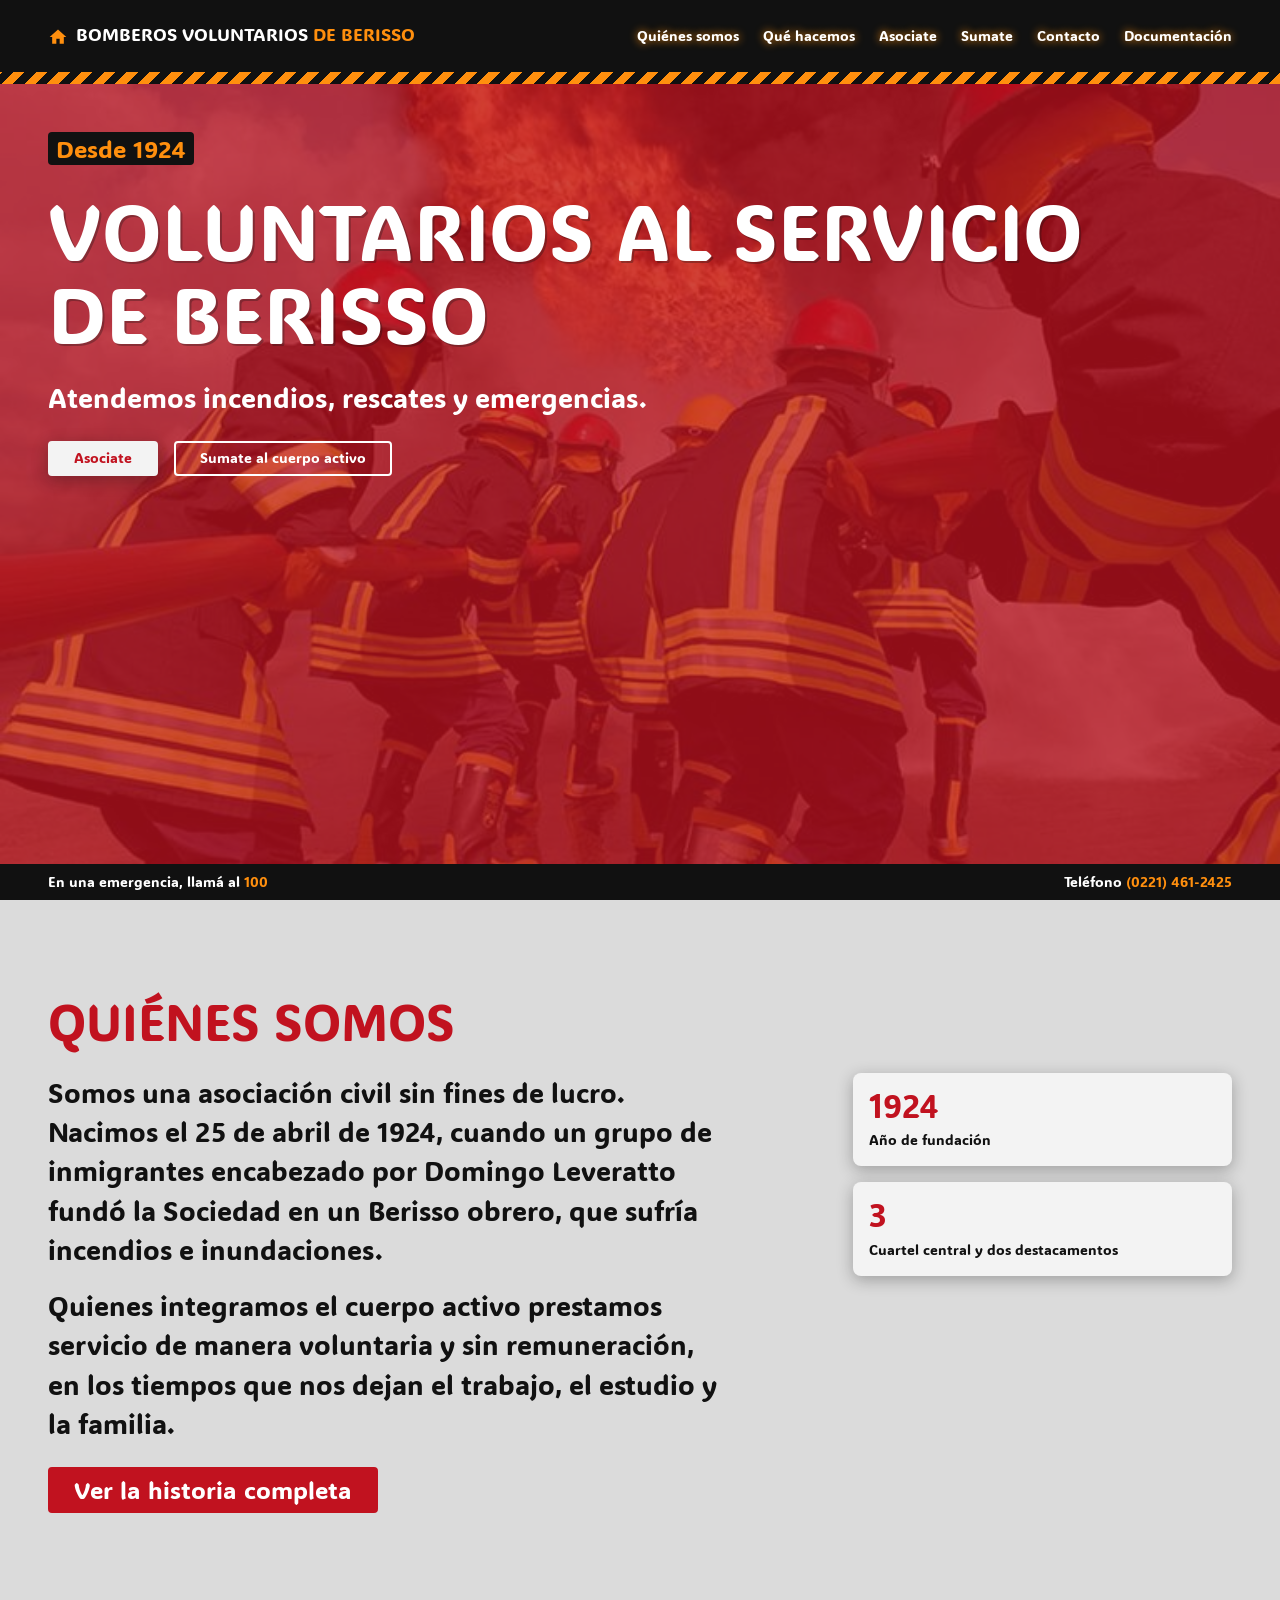
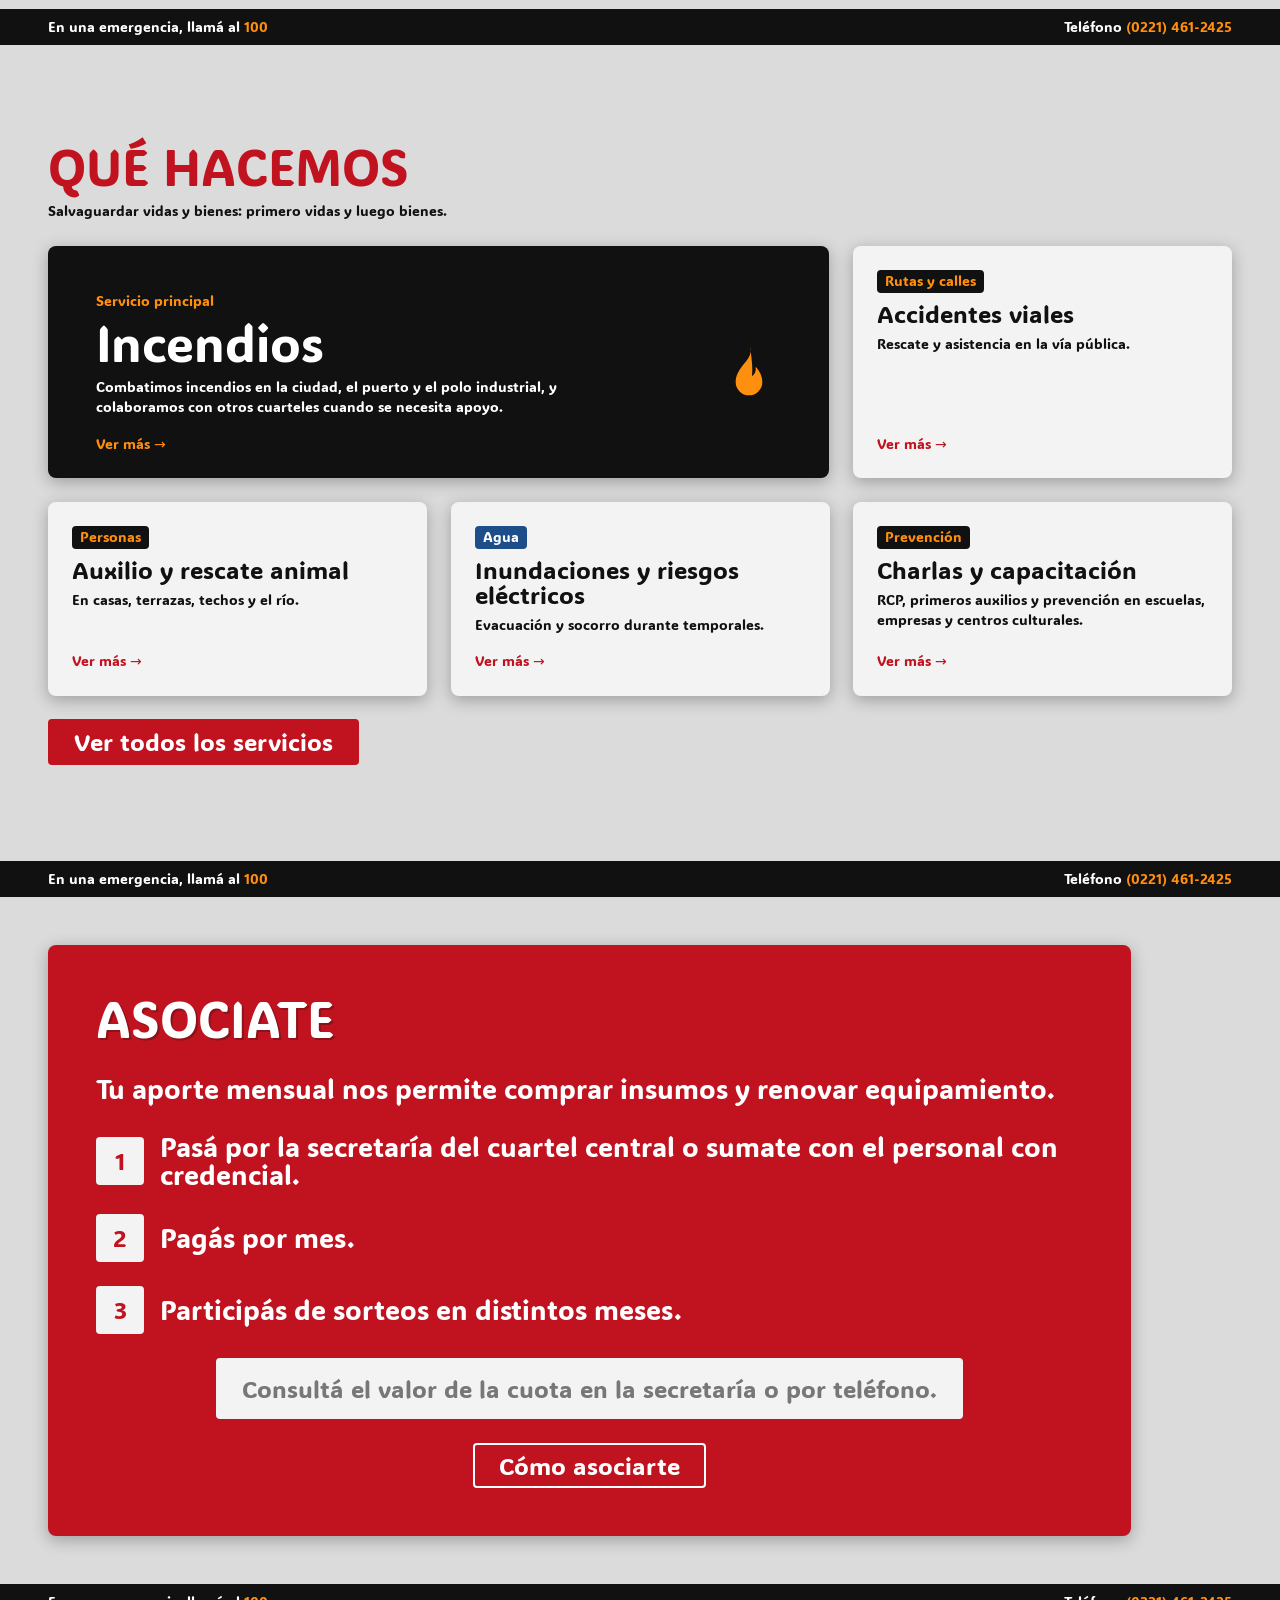
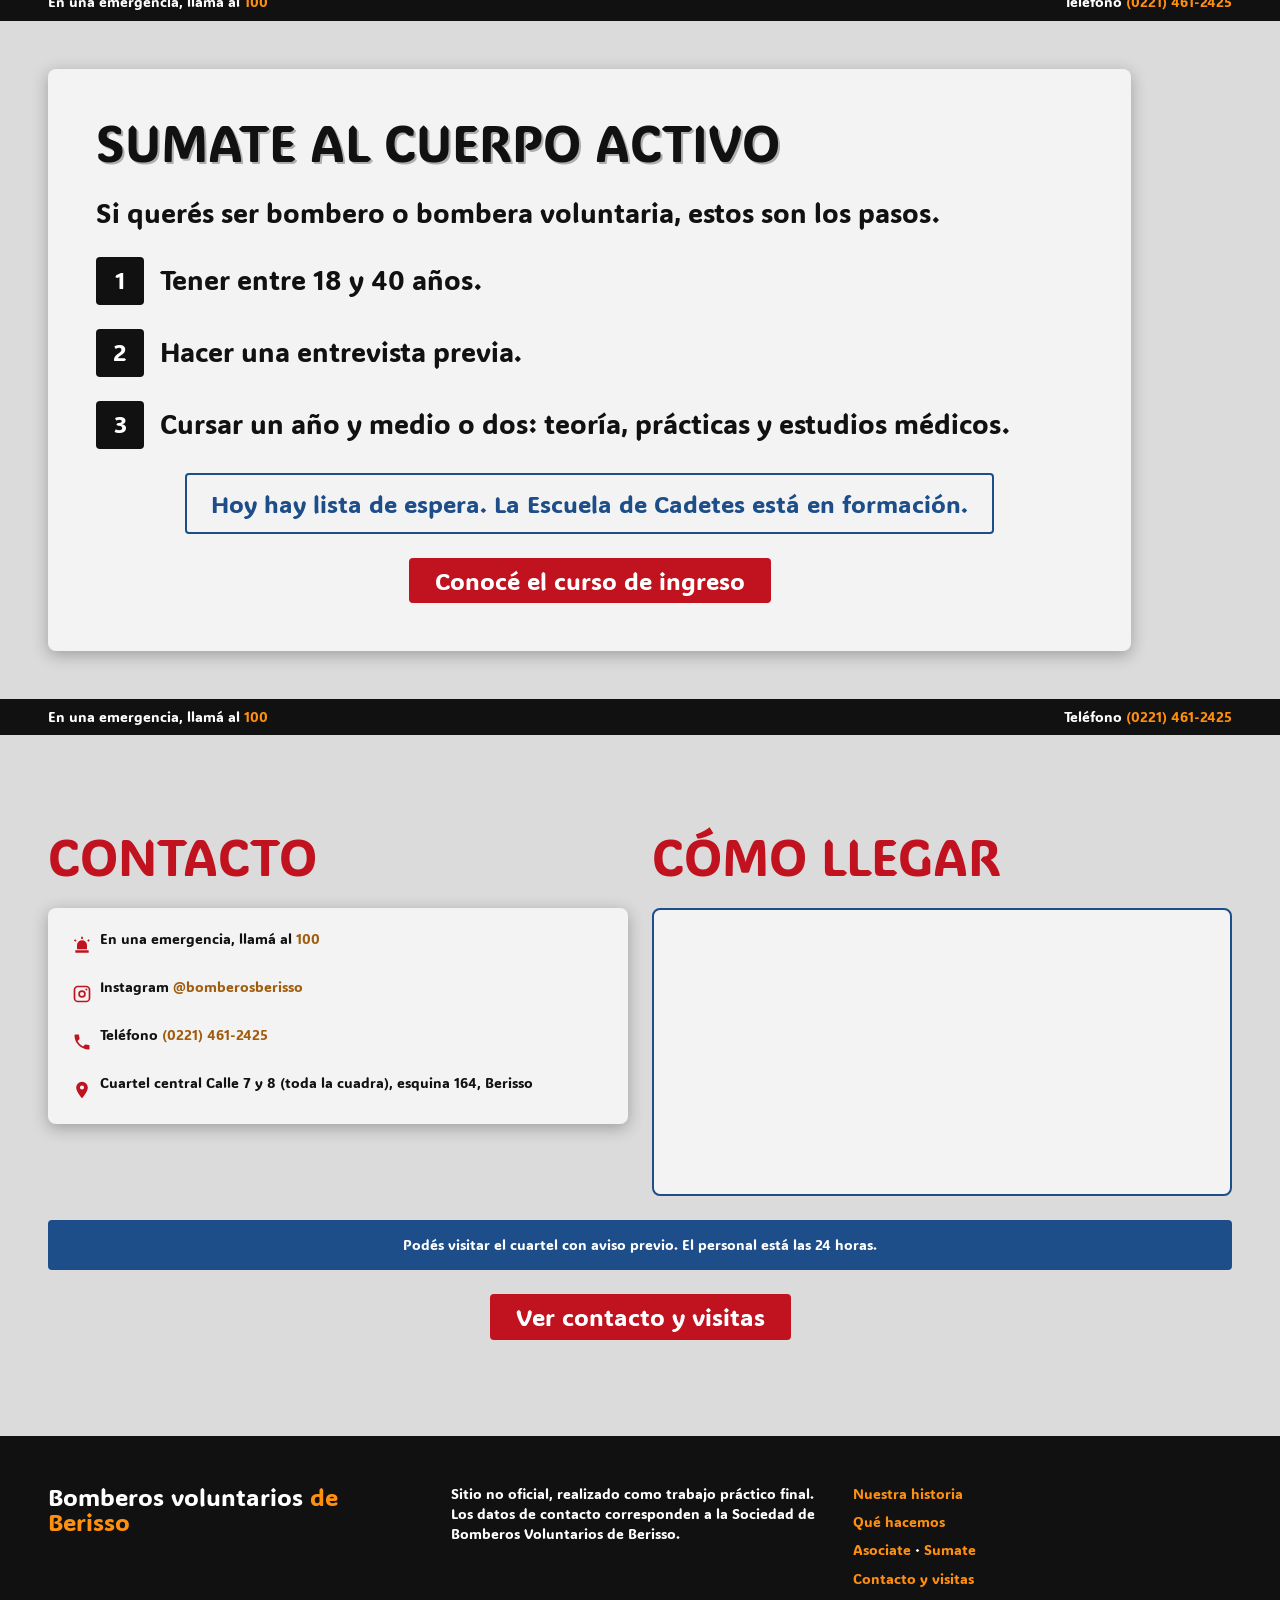
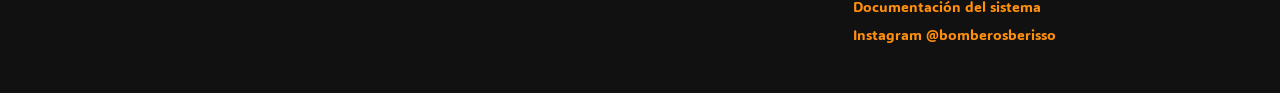
<file: index.html>
<!DOCTYPE html>
<html lang="es-AR">
<head>
  <meta charset="UTF-8">
  <meta name="viewport" content="width=device-width, initial-scale=1">
  <title>Bomberos Voluntarios de Berisso</title>
  <meta name="description" content="Sociedad de Bomberos Voluntarios de Berisso: al servicio de la comunidad desde 1924. Asociate o sumate al cuerpo activo.">

  <link rel="icon" href="img/favicon.svg" type="image/svg+xml">
  <link rel="stylesheet" href="estilos.css">
</head>
<body>
<svg width="0" height="0" class="sprite" xmlns="http://www.w3.org/2000/svg" aria-hidden="true">
  <symbol id="i-menu" viewBox="0 0 24 24"><path d="M3 6h18v2H3zm0 5h18v2H3zm0 5h18v2H3z"/></symbol>
  <symbol id="i-cerrar" viewBox="0 0 24 24"><path d="M6.4 5 5 6.4 10.6 12 5 17.6 6.4 19l5.6-5.6 5.6 5.6 1.4-1.4-5.6-5.6L19 6.4 17.6 5 12 10.6z"/></symbol>
  <symbol id="i-llama" viewBox="0 0 24 24"><path d="M12.5 1.5c.9 3.6-1.6 5.6-3.1 7.6C8 11 7 12.8 7 15a5 5 0 0 0 10 0c0-2.6-1.4-4.4-2.5-5.7.2 1.7-.3 2.9-1.4 3.5.5-3.7-.4-7.6-.6-11.3z"/></symbol>
  <symbol id="i-auto" viewBox="0 0 24 24"><path d="M5 11l1.5-4.5A2 2 0 0 1 8.4 5h7.2a2 2 0 0 1 1.9 1.5L19 11v7a1 1 0 0 1-1 1h-1a1 1 0 0 1-1-1v-1H8v1a1 1 0 0 1-1 1H6a1 1 0 0 1-1-1zm2.2-1h9.6l-1-3H8.2zM7.5 15a1.5 1.5 0 1 0 0-3 1.5 1.5 0 0 0 0 3zm9 0a1.5 1.5 0 1 0 0-3 1.5 1.5 0 0 0 0 3z"/></symbol>
  <symbol id="i-huella" viewBox="0 0 24 24"><path d="M12 11c-3 0-6 3.6-6 6.2 0 1.7 1.5 2.6 3 2.1 1.2-.4 2-.8 3-.8s1.8.4 3 .8c1.5.5 3-.4 3-2.1C18 14.6 15 11 12 11zM5 7a2 2.5 0 1 0 0 5 2 2.5 0 0 0 0-5zm14 0a2 2.5 0 1 0 0 5 2 2.5 0 0 0 0-5zM9 2.5a2 2.5 0 1 0 0 5 2 2.5 0 0 0 0-5zm6 0a2 2.5 0 1 0 0 5 2 2.5 0 0 0 0-5z"/></symbol>
  <symbol id="i-gota" viewBox="0 0 24 24"><path d="M12 2.5S5 10.2 5 15a7 7 0 0 0 14 0c0-4.8-7-12.5-7-12.5z"/></symbol>
  <symbol id="i-megafono" viewBox="0 0 24 24"><path d="M3 10v4h3l5 4V6l-5 4zm13.5 2A4.5 4.5 0 0 0 14 8v8a4.5 4.5 0 0 0 2.5-4zM14 3.2v2.1a7 7 0 0 1 0 13.4v2.1a9 9 0 0 0 0-17.6z"/></symbol>
  <symbol id="i-casco" viewBox="0 0 24 24"><path d="M2 17h20v2.5H2zM4 16a8 8 0 0 1 6-7.7V5h4v3.3A8 8 0 0 1 20 16z"/></symbol>
  <symbol id="i-telefono" viewBox="0 0 24 24"><path d="M6.6 10.8a15 15 0 0 0 6.6 6.6l2.2-2.2a1 1 0 0 1 1-.25c1.1.4 2.35.6 3.6.6a1 1 0 0 1 1 1V20a1 1 0 0 1-1 1A17 17 0 0 1 3 4a1 1 0 0 1 1-1h3.5a1 1 0 0 1 1 1c0 1.25.2 2.45.6 3.6a1 1 0 0 1-.25 1z"/></symbol>
  <symbol id="i-sirena" viewBox="0 0 24 24"><path d="M12 5a6 6 0 0 0-6 6v5h12v-5a6 6 0 0 0-6-6zM4 17h16v3H4zM11 1h2v2.5h-2zM2.3 5.2l1.4-1.4 1.8 1.8-1.4 1.4zm15.9.4 1.8-1.8 1.4 1.4-1.8 1.8z"/></symbol>
  <symbol id="i-instagram" viewBox="0 0 24 24"><path d="M7 2h10a5 5 0 0 1 5 5v10a5 5 0 0 1-5 5H7a5 5 0 0 1-5-5V7a5 5 0 0 1 5-5zm0 2a3 3 0 0 0-3 3v10a3 3 0 0 0 3 3h10a3 3 0 0 0 3-3V7a3 3 0 0 0-3-3zm5 3.5a4.5 4.5 0 1 1 0 9 4.5 4.5 0 0 1 0-9zm0 2a2.5 2.5 0 1 0 0 5 2.5 2.5 0 0 0 0-5zm5.3-4a1.2 1.2 0 1 1 0 2.4 1.2 1.2 0 0 1 0-2.4z"/></symbol>
  <symbol id="i-ubicacion" viewBox="0 0 24 24"><path d="M12 2a7 7 0 0 0-7 7c0 5.2 7 13 7 13s7-7.8 7-13a7 7 0 0 0-7-7zm0 9.5a2.5 2.5 0 1 1 0-5 2.5 2.5 0 0 1 0 5z"/></symbol>
</svg>

  <a class="saltar" href="#contenido">Saltar al contenido</a>

  <header class="encabezado">
    <div class="grilla encabezado__grilla">
      <a class="encabezado__marca" href="index.html" aria-label="Inicio: Bomberos voluntarios de Berisso">Bomberos voluntarios <span>de Berisso</span></a>
      <a class="encabezado__abrir" href="#menu" aria-label="Abrir menú"><svg width="20" height="20" class="icono" aria-hidden="true" focusable="false"><use href="#i-menu"/></svg></a>
      <nav class="navegacion" id="menu" aria-label="Principal">
        <a class="navegacion__cerrar" href="#" aria-label="Cerrar menú"><svg width="20" height="20" class="icono" aria-hidden="true" focusable="false"><use href="#i-cerrar"/></svg></a>
        <ul class="navegacion__lista">
          <li><a href="historia.html">Quiénes somos</a></li>
          <li><a href="que-hacemos.html">Qué hacemos</a></li>
          <li><a href="asociate.html">Asociate</a></li>
          <li><a href="sumate.html">Sumate</a></li>
          <li><a href="contacto.html">Contacto</a></li>
          <li><a href="documentacion.html">Documentación</a></li>
        </ul>
        <p class="navegacion__emergencia emergencia">En una emergencia, llamá al <a class="emergencia__numero" href="tel:100">100</a></p>
      </nav>
    </div>
  </header>

  <main id="contenido">
    <div class="portada">
    <section class="hero hero--portada" aria-labelledby="titulo-hero">
      <img class="hero__imagen imagen" src="img/hero-bomberos.jpg" alt="" width="768" height="512">
      <div class="hero__contenido">
        <div class="grilla hero__grilla">
          <p class="etiqueta etiqueta--grande">Desde 1924</p>
          <h1 class="hero__titulo" id="titulo-hero">Voluntarios al servicio de Berisso</h1>
          <p class="hero__bajada">Atendemos incendios, rescates y emergencias.</p>
          <div class="hero__acciones">
            <a class="boton boton--sobre-oscuro" href="#asociate">Asociate</a>
            <a class="boton boton--secundario" href="#sumate">Sumate al cuerpo activo</a>
          </div>
        </div>
      </div>
    </section>

    <aside class="franja" aria-label="Teléfonos de emergencia">
      <div class="grilla">
        <div class="franja__grilla">
          <p class="emergencia">En una emergencia, llamá al <a class="emergencia__numero" href="tel:100">100</a></p>
          <p class="emergencia">Teléfono <a class="emergencia__numero" href="tel:+542214612425">(0221) 461-2425</a></p>
        </div>
      </div>
    </aside>
    </div>

    <section class="seccion" id="quienes" aria-labelledby="titulo-quienes">
      <div class="grilla">
        <h2 class="seccion__titulo" id="titulo-quienes">Quiénes somos</h2>
        <div class="seccion__texto quienes__texto">
          <p>Somos una asociación civil sin fines de lucro. Nacimos el 25 de abril de 1924, cuando un grupo de inmigrantes encabezado por Domingo Leveratto fundó la Sociedad en un Berisso obrero, que sufría incendios e inundaciones.</p>
          <p>Quienes integramos el cuerpo activo prestamos servicio de manera voluntaria y sin remuneración, en los tiempos que nos dejan el trabajo, el estudio y la familia.</p>
        </div>
        <ul class="datos quienes__datos">
          <li class="dato">
            <p class="dato__cifra">1924</p>
            <p class="dato__descripcion">Año de fundación</p>
          </li>
          <li class="dato">
            <p class="dato__cifra">3</p>
            <p class="dato__descripcion">Cuartel central y dos destacamentos</p>
          </li>
        </ul>
        <a class="boton seccion__accion quienes__accion" href="historia.html">Ver la historia completa</a>
      </div>
    </section>

    <aside class="franja" aria-label="Teléfonos de emergencia">
      <div class="grilla">
        <div class="franja__grilla">
          <p class="emergencia">En una emergencia, llamá al <a class="emergencia__numero" href="tel:100">100</a></p>
          <p class="emergencia">Teléfono <a class="emergencia__numero" href="tel:+542214612425">(0221) 461-2425</a></p>
        </div>
      </div>
    </aside>

    <section class="seccion" id="que-hacemos" aria-labelledby="titulo-que-hacemos">
      <div class="grilla">
        <h2 class="seccion__titulo" id="titulo-que-hacemos">Qué hacemos</h2>
        <p class="seccion__bajada">Salvaguardar vidas y bienes: primero vidas y luego bienes.</p>
        <ul class="servicios">
          <li class="servicios__item servicios__item--destacado">
            <article class="tarjeta tarjeta--enlace tarjeta--destacada">
              <div class="tarjeta__contenido">
                <p class="etiqueta etiqueta--texto">Servicio principal</p>
                <h3 class="tarjeta__titulo"><a class="tarjeta__enlace" href="que-hacemos.html#incendios">Incendios</a></h3>
                <p class="tarjeta__texto">Combatimos incendios en la ciudad, el puerto y el polo industrial, y colaboramos con otros cuarteles cuando se necesita apoyo.</p>
                <p class="tarjeta__mas" aria-hidden="true">Ver más →</p>
                <svg width="20" height="20" class="icono tarjeta__icono" aria-hidden="true" focusable="false"><use href="#i-llama"/></svg>
              </div>
            </article>
          </li>
          <li class="servicios__item">
            <article class="tarjeta tarjeta--enlace">
              <div class="tarjeta__contenido">
                <p class="etiqueta">Rutas y calles</p>
                <h3 class="tarjeta__titulo"><a class="tarjeta__enlace" href="que-hacemos.html#accidentes">Accidentes viales</a></h3>
                <p class="tarjeta__texto">Rescate y asistencia en la vía pública.</p>
                <p class="tarjeta__mas" aria-hidden="true">Ver más →</p>
                <svg width="20" height="20" class="icono tarjeta__icono" aria-hidden="true" focusable="false"><use href="#i-auto"/></svg>
              </div>
            </article>
          </li>
          <li class="servicios__item">
            <article class="tarjeta tarjeta--enlace">
              <div class="tarjeta__contenido">
                <p class="etiqueta">Personas</p>
                <h3 class="tarjeta__titulo"><a class="tarjeta__enlace" href="que-hacemos.html#rescate">Auxilio y rescate animal</a></h3>
                <p class="tarjeta__texto">En casas, terrazas, techos y el río.</p>
                <p class="tarjeta__mas" aria-hidden="true">Ver más →</p>
                <svg width="20" height="20" class="icono tarjeta__icono" aria-hidden="true" focusable="false"><use href="#i-huella"/></svg>
              </div>
            </article>
          </li>
          <li class="servicios__item">
            <article class="tarjeta tarjeta--enlace">
              <div class="tarjeta__contenido">
                <p class="etiqueta etiqueta--agua">Agua</p>
                <h3 class="tarjeta__titulo"><a class="tarjeta__enlace" href="que-hacemos.html#inundaciones">Inundaciones y riesgos eléctricos</a></h3>
                <p class="tarjeta__texto">Evacuación y socorro durante temporales.</p>
                <p class="tarjeta__mas" aria-hidden="true">Ver más →</p>
                <svg width="20" height="20" class="icono tarjeta__icono" aria-hidden="true" focusable="false"><use href="#i-gota"/></svg>
              </div>
            </article>
          </li>
          <li class="servicios__item">
            <article class="tarjeta tarjeta--enlace">
              <div class="tarjeta__contenido">
                <p class="etiqueta">Prevención</p>
                <h3 class="tarjeta__titulo"><a class="tarjeta__enlace" href="que-hacemos.html#charlas">Charlas y capacitación</a></h3>
                <p class="tarjeta__texto">RCP, primeros auxilios y prevención en escuelas, empresas y centros culturales.</p>
                <p class="tarjeta__mas" aria-hidden="true">Ver más →</p>
                <svg width="20" height="20" class="icono tarjeta__icono" aria-hidden="true" focusable="false"><use href="#i-megafono"/></svg>
              </div>
            </article>
          </li>
        </ul>
        <a class="boton seccion__accion" href="que-hacemos.html">Ver todos los servicios</a>
      </div>
    </section>

    <aside class="franja" aria-label="Teléfonos de emergencia">
      <div class="grilla">
        <div class="franja__grilla">
          <p class="emergencia">En una emergencia, llamá al <a class="emergencia__numero" href="tel:100">100</a></p>
          <p class="emergencia">Teléfono <a class="emergencia__numero" href="tel:+542214612425">(0221) 461-2425</a></p>
        </div>
      </div>
    </aside>

    <section class="seccion seccion--compacta" id="asociate" aria-labelledby="titulo-asociate">
      <div class="grilla">
        <div class="pasos pasos--rojo">
          <h2 class="pasos__titulo" id="titulo-asociate">Asociate</h2>
          <p class="pasos__bajada">Tu aporte mensual nos permite comprar insumos y renovar equipamiento.</p>
          <ol class="pasos__lista">
            <li class="paso"><p class="paso__texto">Pasá por la secretaría del cuartel central o sumate con el personal con credencial.</p></li>
            <li class="paso"><p class="paso__texto">Pagás por mes.</p></li>
            <li class="paso"><p class="paso__texto">Participás de sorteos en distintos meses.</p></li>
          </ol>
          <p class="aviso aviso--neutro">Consultá el valor de la cuota en la secretaría o por teléfono.</p>
          <a class="boton boton--secundario pasos__accion" href="asociate.html">Cómo asociarte</a>
        </div>
      </div>
    </section>

    <aside class="franja" aria-label="Teléfonos de emergencia">
      <div class="grilla">
        <div class="franja__grilla">
          <p class="emergencia">En una emergencia, llamá al <a class="emergencia__numero" href="tel:100">100</a></p>
          <p class="emergencia">Teléfono <a class="emergencia__numero" href="tel:+542214612425">(0221) 461-2425</a></p>
        </div>
      </div>
    </aside>

    <section class="seccion seccion--compacta" id="sumate" aria-labelledby="titulo-sumate">
      <div class="grilla">
        <div class="pasos">
          <h2 class="pasos__titulo" id="titulo-sumate">Sumate al cuerpo activo</h2>
          <p class="pasos__bajada">Si querés ser bombero o bombera voluntaria, estos son los pasos.</p>
          <ol class="pasos__lista">
            <li class="paso"><p class="paso__texto">Tener entre 18 y 40 años.</p></li>
            <li class="paso"><p class="paso__texto">Hacer una entrevista previa.</p></li>
            <li class="paso"><p class="paso__texto">Cursar un año y medio o dos: teoría, prácticas y estudios médicos.</p></li>
          </ol>
          <p class="aviso">Hoy hay lista de espera. La Escuela de Cadetes está en formación.</p>
          <a class="boton pasos__accion" href="sumate.html">Conocé el curso de ingreso</a>
        </div>
      </div>
    </section>

    <aside class="franja" aria-label="Teléfonos de emergencia">
      <div class="grilla">
        <div class="franja__grilla">
          <p class="emergencia">En una emergencia, llamá al <a class="emergencia__numero" href="tel:100">100</a></p>
          <p class="emergencia">Teléfono <a class="emergencia__numero" href="tel:+542214612425">(0221) 461-2425</a></p>
        </div>
      </div>
    </aside>

    <section class="seccion contacto" id="contacto" aria-labelledby="titulo-contacto">
      <div class="grilla">
        <div class="contacto__datos">
          <h2 class="seccion__titulo" id="titulo-contacto">Contacto</h2>
          <ul class="contacto__lista">
            <li class="contacto-item"><svg width="20" height="20" class="icono" aria-hidden="true" focusable="false"><use href="#i-sirena"/></svg><span class="contacto-item__texto"><span class="contacto-item__etiqueta">En una emergencia, llamá al</span> <a class="enlace--acento-claro" href="tel:100">100</a></span></li>
            <li class="contacto-item"><svg width="20" height="20" class="icono" aria-hidden="true" focusable="false"><use href="#i-instagram"/></svg><span class="contacto-item__texto"><span class="contacto-item__etiqueta">Instagram</span> <a class="enlace--acento-claro" href="https://www.instagram.com/bomberosberisso/">@bomberosberisso</a></span></li>
            <li class="contacto-item"><svg width="20" height="20" class="icono" aria-hidden="true" focusable="false"><use href="#i-telefono"/></svg><span class="contacto-item__texto"><span class="contacto-item__etiqueta">Teléfono</span> <a class="enlace--acento-claro" href="tel:+542214612425">(0221) 461-2425</a></span></li>
            <li class="contacto-item"><svg width="20" height="20" class="icono" aria-hidden="true" focusable="false"><use href="#i-ubicacion"/></svg><span class="contacto-item__texto"><span class="contacto-item__etiqueta">Cuartel central</span> <span>Calle 7 y 8 (toda la cuadra), esquina 164, Berisso</span></span></li>
          </ul>
        </div>
        <section class="contacto__mapa" aria-labelledby="titulo-llegar">
          <h3 class="seccion__titulo" id="titulo-llegar">Cómo llegar</h3>
          <iframe class="mapa" title="Mapa de Google con la ubicación del cuartel central" src="https://maps.google.com/maps?q=Bomberos%20Voluntarios%20de%20Berisso%2C%20Genova%20s%2Fn%2C%20Berisso&amp;z=16&amp;output=embed" loading="lazy" referrerpolicy="no-referrer-when-downgrade"></iframe>
        </section>
        <p class="aviso aviso--relleno">Podés visitar el cuartel con aviso previo. El personal está las 24 horas.</p>
        <a class="boton pasos__accion" href="contacto.html">Ver contacto y visitas</a>
      </div>
    </section>
  </main>

  <footer class="pie">
    <div class="grilla">
      <div class="pie__bloque">
        <p class="pie__marca">Bomberos voluntarios <span>de Berisso</span></p>
      </div>
      <div class="pie__bloque">
        <p>Sitio no oficial, realizado como trabajo práctico final. Los datos de contacto corresponden a la Sociedad de Bomberos Voluntarios de Berisso.</p>
      </div>
      <nav class="pie__bloque" aria-label="Enlaces del pie">
        <ul class="pie__lista">
          <li><a class="enlace--acento" href="historia.html">Nuestra historia</a></li>
          <li><a class="enlace--acento" href="que-hacemos.html">Qué hacemos</a></li>
          <li><a class="enlace--acento" href="asociate.html">Asociate</a> · <a class="enlace--acento" href="sumate.html">Sumate</a></li>
          <li><a class="enlace--acento" href="contacto.html">Contacto y visitas</a></li>
          <li><a class="enlace--acento" href="documentacion.html">Documentación del sistema</a></li>
          <li><a class="enlace--acento" href="https://www.instagram.com/bomberosberisso/">Instagram @bomberosberisso</a></li>
        </ul>
      </nav>
    </div>
  </footer>
</body>
</html>
</file>
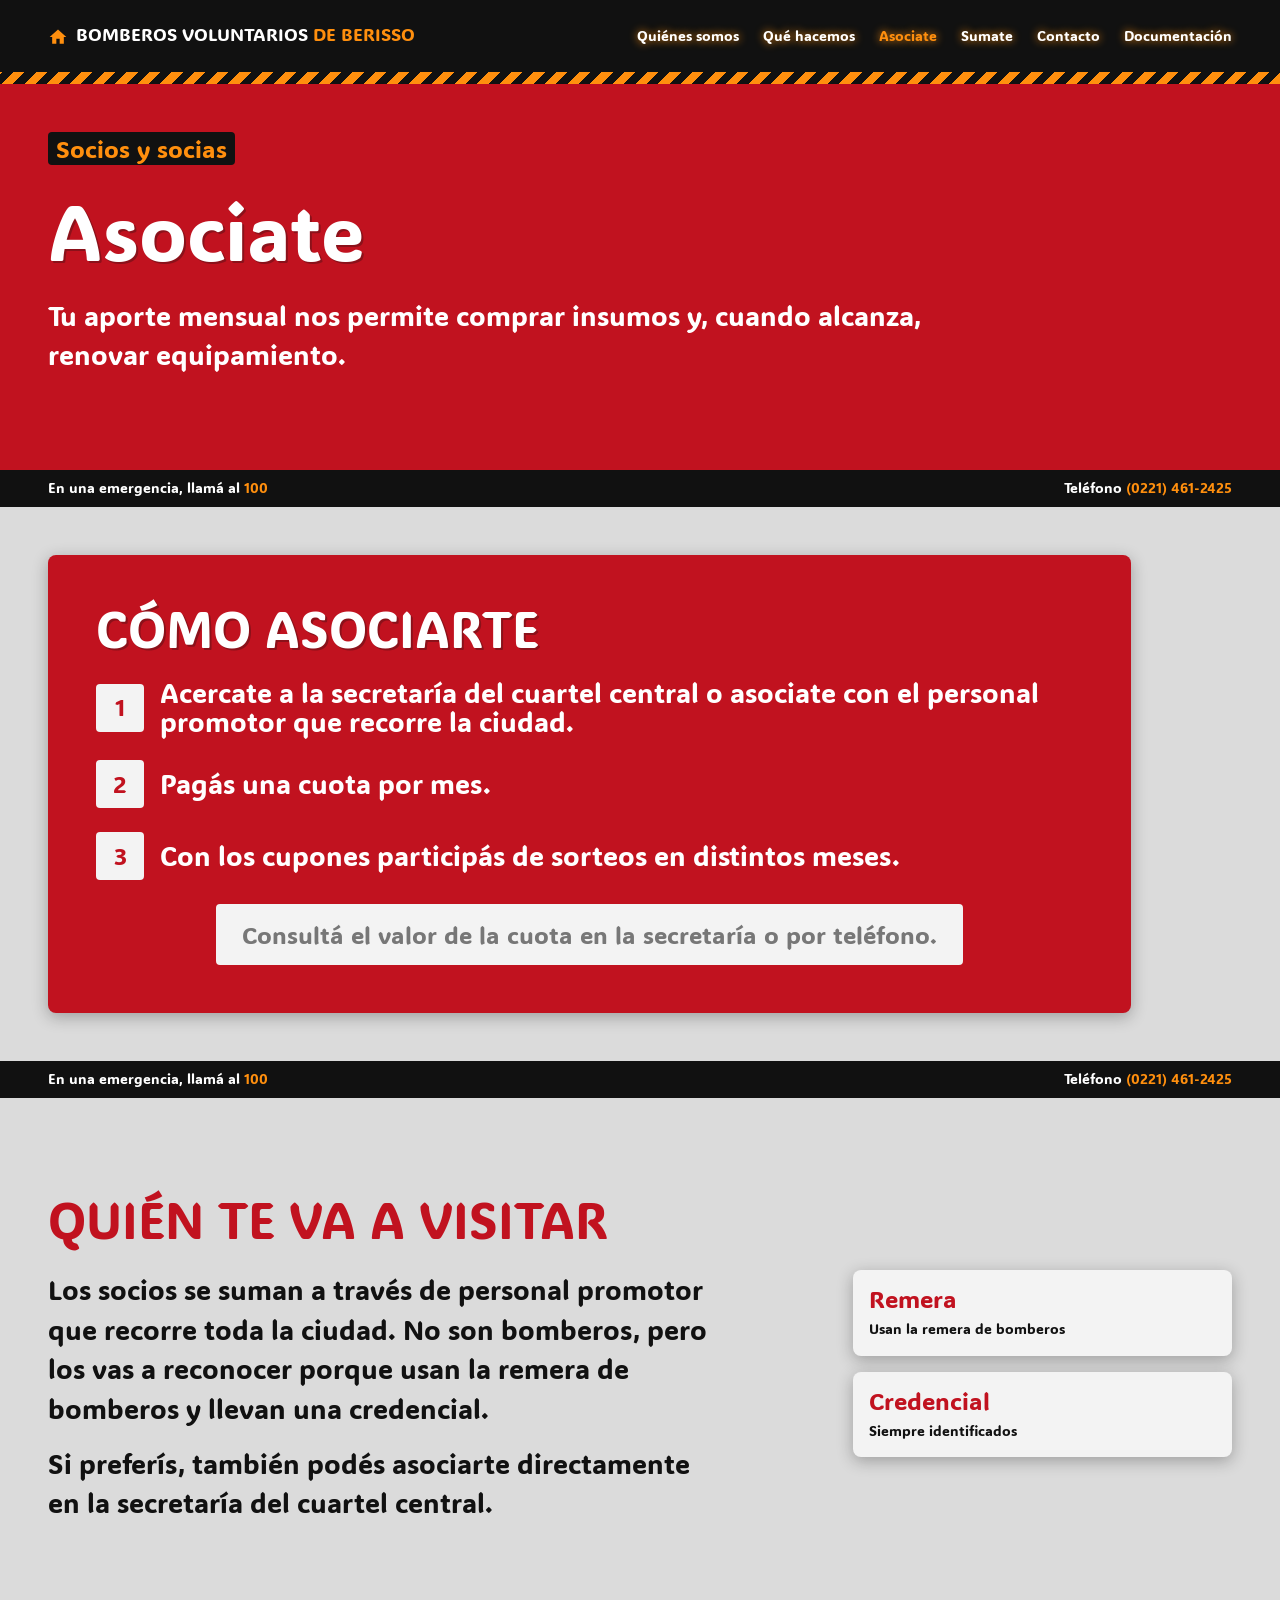
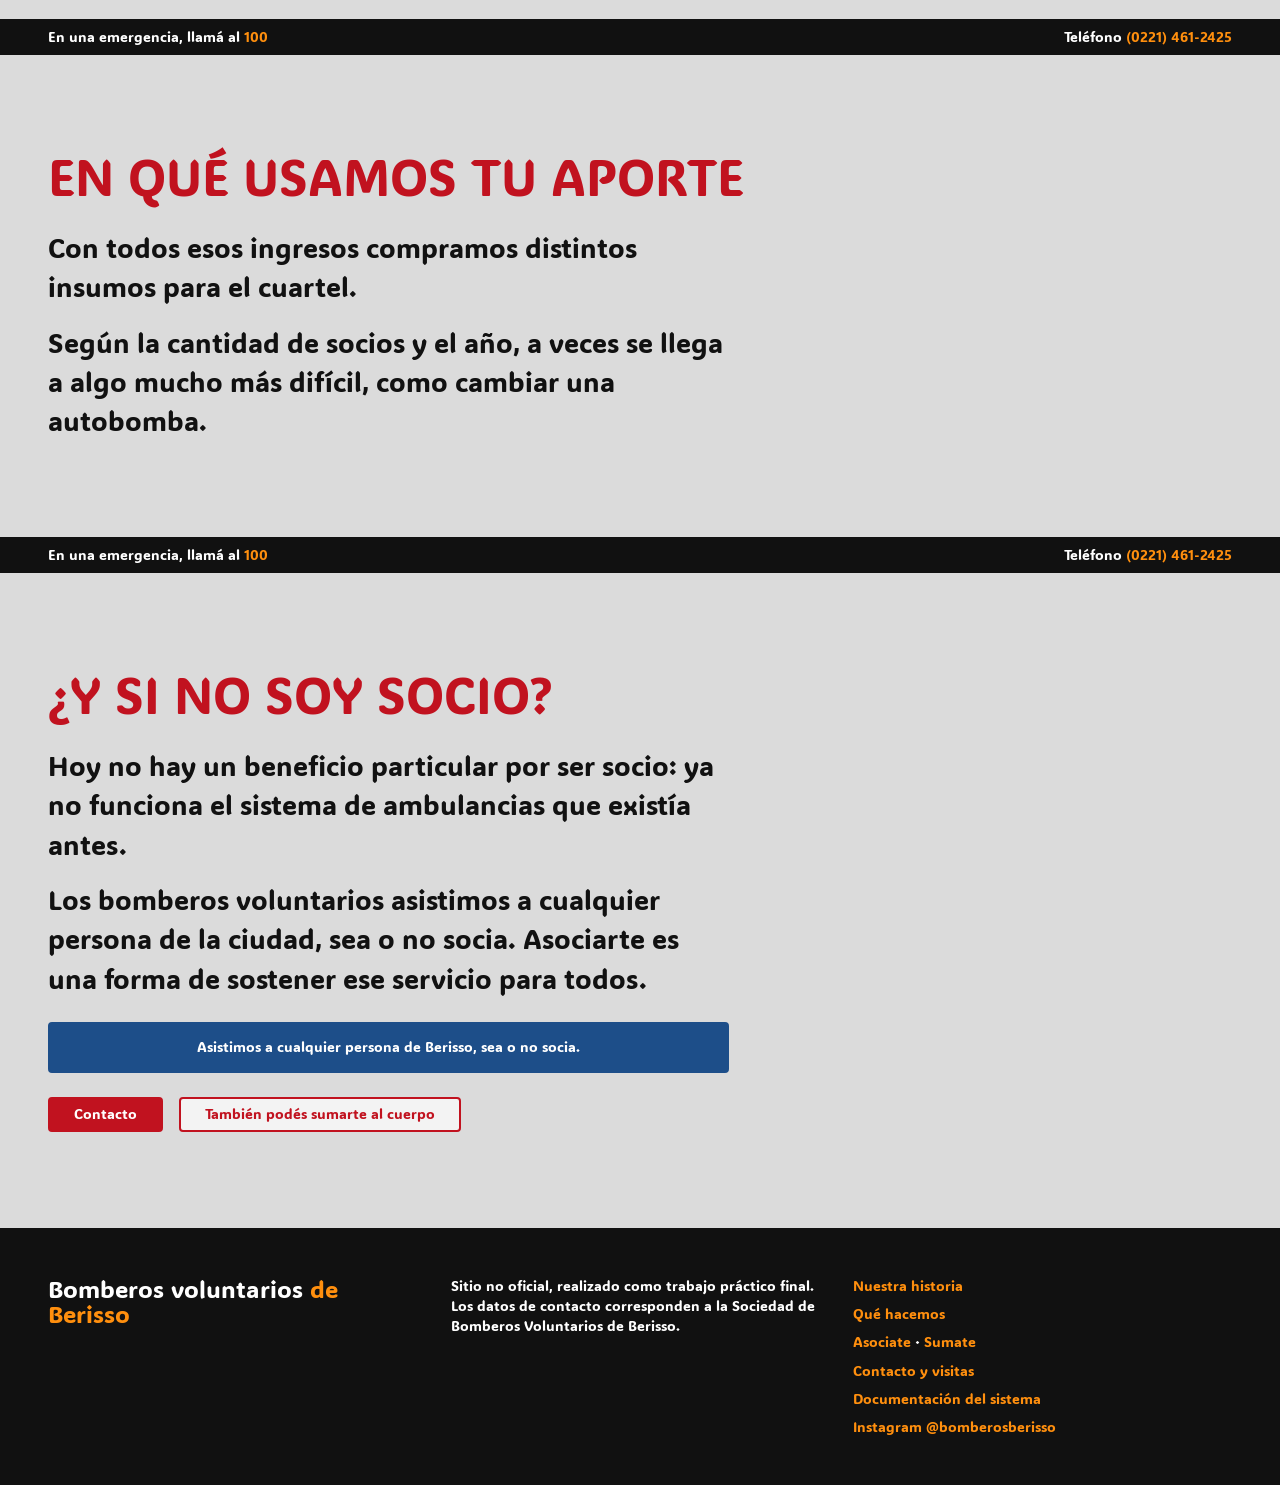
<file: asociate.html>
<!DOCTYPE html>
<html lang="es-AR">
<head>
  <meta charset="UTF-8">
  <meta name="viewport" content="width=device-width, initial-scale=1">
  <title>Asociate · Bomberos Voluntarios de Berisso</title>
  <meta name="description" content="Cómo asociarte a los Bomberos Voluntarios de Berisso y en qué se usa tu aporte.">
  <link rel="icon" href="img/favicon.svg" type="image/svg+xml">
  <link rel="stylesheet" href="estilos.css">
</head>
<body>
<svg width="0" height="0" class="sprite" xmlns="http://www.w3.org/2000/svg" aria-hidden="true">
  <symbol id="i-menu" viewBox="0 0 24 24"><path d="M3 6h18v2H3zm0 5h18v2H3zm0 5h18v2H3z"/></symbol>
  <symbol id="i-cerrar" viewBox="0 0 24 24"><path d="M6.4 5 5 6.4 10.6 12 5 17.6 6.4 19l5.6-5.6 5.6 5.6 1.4-1.4-5.6-5.6L19 6.4 17.6 5 12 10.6z"/></symbol>
  <symbol id="i-llama" viewBox="0 0 24 24"><path d="M12.5 1.5c.9 3.6-1.6 5.6-3.1 7.6C8 11 7 12.8 7 15a5 5 0 0 0 10 0c0-2.6-1.4-4.4-2.5-5.7.2 1.7-.3 2.9-1.4 3.5.5-3.7-.4-7.6-.6-11.3z"/></symbol>
  <symbol id="i-auto" viewBox="0 0 24 24"><path d="M5 11l1.5-4.5A2 2 0 0 1 8.4 5h7.2a2 2 0 0 1 1.9 1.5L19 11v7a1 1 0 0 1-1 1h-1a1 1 0 0 1-1-1v-1H8v1a1 1 0 0 1-1 1H6a1 1 0 0 1-1-1zm2.2-1h9.6l-1-3H8.2zM7.5 15a1.5 1.5 0 1 0 0-3 1.5 1.5 0 0 0 0 3zm9 0a1.5 1.5 0 1 0 0-3 1.5 1.5 0 0 0 0 3z"/></symbol>
  <symbol id="i-huella" viewBox="0 0 24 24"><path d="M12 11c-3 0-6 3.6-6 6.2 0 1.7 1.5 2.6 3 2.1 1.2-.4 2-.8 3-.8s1.8.4 3 .8c1.5.5 3-.4 3-2.1C18 14.6 15 11 12 11zM5 7a2 2.5 0 1 0 0 5 2 2.5 0 0 0 0-5zm14 0a2 2.5 0 1 0 0 5 2 2.5 0 0 0 0-5zM9 2.5a2 2.5 0 1 0 0 5 2 2.5 0 0 0 0-5zm6 0a2 2.5 0 1 0 0 5 2 2.5 0 0 0 0-5z"/></symbol>
  <symbol id="i-gota" viewBox="0 0 24 24"><path d="M12 2.5S5 10.2 5 15a7 7 0 0 0 14 0c0-4.8-7-12.5-7-12.5z"/></symbol>
  <symbol id="i-megafono" viewBox="0 0 24 24"><path d="M3 10v4h3l5 4V6l-5 4zm13.5 2A4.5 4.5 0 0 0 14 8v8a4.5 4.5 0 0 0 2.5-4zM14 3.2v2.1a7 7 0 0 1 0 13.4v2.1a9 9 0 0 0 0-17.6z"/></symbol>
  <symbol id="i-casco" viewBox="0 0 24 24"><path d="M2 17h20v2.5H2zM4 16a8 8 0 0 1 6-7.7V5h4v3.3A8 8 0 0 1 20 16z"/></symbol>
  <symbol id="i-telefono" viewBox="0 0 24 24"><path d="M6.6 10.8a15 15 0 0 0 6.6 6.6l2.2-2.2a1 1 0 0 1 1-.25c1.1.4 2.35.6 3.6.6a1 1 0 0 1 1 1V20a1 1 0 0 1-1 1A17 17 0 0 1 3 4a1 1 0 0 1 1-1h3.5a1 1 0 0 1 1 1c0 1.25.2 2.45.6 3.6a1 1 0 0 1-.25 1z"/></symbol>
  <symbol id="i-sirena" viewBox="0 0 24 24"><path d="M12 5a6 6 0 0 0-6 6v5h12v-5a6 6 0 0 0-6-6zM4 17h16v3H4zM11 1h2v2.5h-2zM2.3 5.2l1.4-1.4 1.8 1.8-1.4 1.4zm15.9.4 1.8-1.8 1.4 1.4-1.8 1.8z"/></symbol>
  <symbol id="i-instagram" viewBox="0 0 24 24"><path d="M7 2h10a5 5 0 0 1 5 5v10a5 5 0 0 1-5 5H7a5 5 0 0 1-5-5V7a5 5 0 0 1 5-5zm0 2a3 3 0 0 0-3 3v10a3 3 0 0 0 3 3h10a3 3 0 0 0 3-3V7a3 3 0 0 0-3-3zm5 3.5a4.5 4.5 0 1 1 0 9 4.5 4.5 0 0 1 0-9zm0 2a2.5 2.5 0 1 0 0 5 2.5 2.5 0 0 0 0-5zm5.3-4a1.2 1.2 0 1 1 0 2.4 1.2 1.2 0 0 1 0-2.4z"/></symbol>
  <symbol id="i-ubicacion" viewBox="0 0 24 24"><path d="M12 2a7 7 0 0 0-7 7c0 5.2 7 13 7 13s7-7.8 7-13a7 7 0 0 0-7-7zm0 9.5a2.5 2.5 0 1 1 0-5 2.5 2.5 0 0 1 0 5z"/></symbol>
</svg>

  <a class="saltar" href="#contenido">Saltar al contenido</a>

  <header class="encabezado">
    <div class="grilla encabezado__grilla">
      <a class="encabezado__marca" href="index.html" aria-label="Inicio: Bomberos voluntarios de Berisso">Bomberos voluntarios <span>de Berisso</span></a>
      <a class="encabezado__abrir" href="#menu" aria-label="Abrir menú"><svg width="20" height="20" class="icono" aria-hidden="true" focusable="false"><use href="#i-menu"/></svg></a>
      <nav class="navegacion" id="menu" aria-label="Principal">
        <a class="navegacion__cerrar" href="#" aria-label="Cerrar menú"><svg width="20" height="20" class="icono" aria-hidden="true" focusable="false"><use href="#i-cerrar"/></svg></a>
        <ul class="navegacion__lista">
          <li><a href="historia.html">Quiénes somos</a></li>
          <li><a href="que-hacemos.html">Qué hacemos</a></li>
          <li><a href="asociate.html" aria-current="page">Asociate</a></li>
          <li><a href="sumate.html">Sumate</a></li>
          <li><a href="contacto.html">Contacto</a></li>
          <li><a href="documentacion.html">Documentación</a></li>
        </ul>
        <p class="navegacion__emergencia emergencia">En una emergencia, llamá al <a class="emergencia__numero" href="tel:100">100</a></p>
      </nav>
    </div>
  </header>

  <main id="contenido">
    <section class="hero hero--liso" aria-labelledby="titulo-hero">
      <div class="hero__contenido">
        <div class="grilla hero__grilla">
          <p class="etiqueta etiqueta--grande">Socios y socias</p>
          <h1 class="hero__titulo hero__titulo--normal" id="titulo-hero">Asociate</h1>
          <p class="hero__bajada">Tu aporte mensual nos permite comprar insumos y, cuando alcanza, renovar equipamiento.</p>
        </div>
      </div>
    </section>

    <aside class="franja" aria-label="Teléfonos de emergencia">
      <div class="grilla">
        <div class="franja__grilla">
          <p class="emergencia">En una emergencia, llamá al <a class="emergencia__numero" href="tel:100">100</a></p>
          <p class="emergencia">Teléfono <a class="emergencia__numero" href="tel:+542214612425">(0221) 461-2425</a></p>
        </div>
      </div>
    </aside>

    <section class="seccion seccion--compacta" id="como" aria-labelledby="titulo-como">
      <div class="grilla">
        <div class="pasos pasos--rojo">
          <h2 class="pasos__titulo" id="titulo-como">Cómo asociarte</h2>
          <ol class="pasos__lista">
            <li class="paso"><p class="paso__texto">Acercate a la secretaría del cuartel central o asociate con el personal promotor que recorre la ciudad.</p></li>
            <li class="paso"><p class="paso__texto">Pagás una cuota por mes.</p></li>
            <li class="paso"><p class="paso__texto">Con los cupones participás de sorteos en distintos meses.</p></li>
          </ol>
          <p class="aviso aviso--neutro">Consultá el valor de la cuota en la secretaría o por teléfono.</p>
        </div>
      </div>
    </section>

    <aside class="franja" aria-label="Teléfonos de emergencia">
      <div class="grilla">
        <div class="franja__grilla">
          <p class="emergencia">En una emergencia, llamá al <a class="emergencia__numero" href="tel:100">100</a></p>
          <p class="emergencia">Teléfono <a class="emergencia__numero" href="tel:+542214612425">(0221) 461-2425</a></p>
        </div>
      </div>
    </aside>

    <section class="seccion" id="promotores" aria-labelledby="titulo-promotores">
      <div class="grilla">
        <h2 class="seccion__titulo" id="titulo-promotores">Quién te va a visitar</h2>
        <div class="seccion__texto columna-principal">
          <p>Los socios se suman a través de personal promotor que recorre toda la ciudad. No son bomberos, pero los vas a reconocer porque usan la remera de bomberos y llevan una credencial.</p>
          <p>Si preferís, también podés asociarte directamente en la secretaría del cuartel central.</p>
        </div>
        <ul class="datos datos--texto columna-lateral">
          <li class="dato">
            <p class="dato__cifra">Remera</p>
            <p class="dato__descripcion">Usan la remera de bomberos</p>
          </li>
          <li class="dato">
            <p class="dato__cifra">Credencial</p>
            <p class="dato__descripcion">Siempre identificados</p>
          </li>
        </ul>
      </div>
    </section>

    <aside class="franja" aria-label="Teléfonos de emergencia">
      <div class="grilla">
        <div class="franja__grilla">
          <p class="emergencia">En una emergencia, llamá al <a class="emergencia__numero" href="tel:100">100</a></p>
          <p class="emergencia">Teléfono <a class="emergencia__numero" href="tel:+542214612425">(0221) 461-2425</a></p>
        </div>
      </div>
    </aside>

    <section class="seccion" id="aporte" aria-labelledby="titulo-aporte">
      <div class="grilla">
        <h2 class="seccion__titulo" id="titulo-aporte">En qué usamos tu aporte</h2>
        <div class="seccion__texto columna-principal">
          <p>Con todos esos ingresos compramos distintos insumos para el cuartel.</p>
          <p>Según la cantidad de socios y el año, a veces se llega a algo mucho más difícil, como cambiar una autobomba.</p>
        </div>
      </div>
    </section>

    <aside class="franja" aria-label="Teléfonos de emergencia">
      <div class="grilla">
        <div class="franja__grilla">
          <p class="emergencia">En una emergencia, llamá al <a class="emergencia__numero" href="tel:100">100</a></p>
          <p class="emergencia">Teléfono <a class="emergencia__numero" href="tel:+542214612425">(0221) 461-2425</a></p>
        </div>
      </div>
    </aside>

    <section class="seccion" id="todos" aria-labelledby="titulo-todos">
      <div class="grilla">
        <h2 class="seccion__titulo" id="titulo-todos">¿Y si no soy socio?</h2>
        <div class="seccion__texto columna-principal">
          <p>Hoy no hay un beneficio particular por ser socio: ya no funciona el sistema de ambulancias que existía antes.</p>
          <p>Los bomberos voluntarios asistimos a cualquier persona de la ciudad, sea o no socia. Asociarte es una forma de sostener ese servicio para todos.</p>
        </div>
        <p class="aviso aviso--relleno columna-principal">Asistimos a cualquier persona de Berisso, sea o no socia.</p>
        <div class="hero__acciones columna-principal">
          <a class="boton" href="contacto.html">Contacto</a>
          <a class="boton boton--claro" href="sumate.html">También podés sumarte al cuerpo</a>
        </div>
      </div>
    </section>
  </main>

  <footer class="pie">
    <div class="grilla">
      <div class="pie__bloque">
        <p class="pie__marca">Bomberos voluntarios <span>de Berisso</span></p>
      </div>
      <div class="pie__bloque">
        <p>Sitio no oficial, realizado como trabajo práctico final. Los datos de contacto corresponden a la Sociedad de Bomberos Voluntarios de Berisso.</p>
      </div>
      <nav class="pie__bloque" aria-label="Enlaces del pie">
        <ul class="pie__lista">
          <li><a class="enlace--acento" href="historia.html">Nuestra historia</a></li>
          <li><a class="enlace--acento" href="que-hacemos.html">Qué hacemos</a></li>
          <li><a class="enlace--acento" href="asociate.html">Asociate</a> · <a class="enlace--acento" href="sumate.html">Sumate</a></li>
          <li><a class="enlace--acento" href="contacto.html">Contacto y visitas</a></li>
          <li><a class="enlace--acento" href="documentacion.html">Documentación del sistema</a></li>
          <li><a class="enlace--acento" href="https://www.instagram.com/bomberosberisso/">Instagram @bomberosberisso</a></li>
        </ul>
      </nav>
    </div>
  </footer>
</body>
</html>
</file>
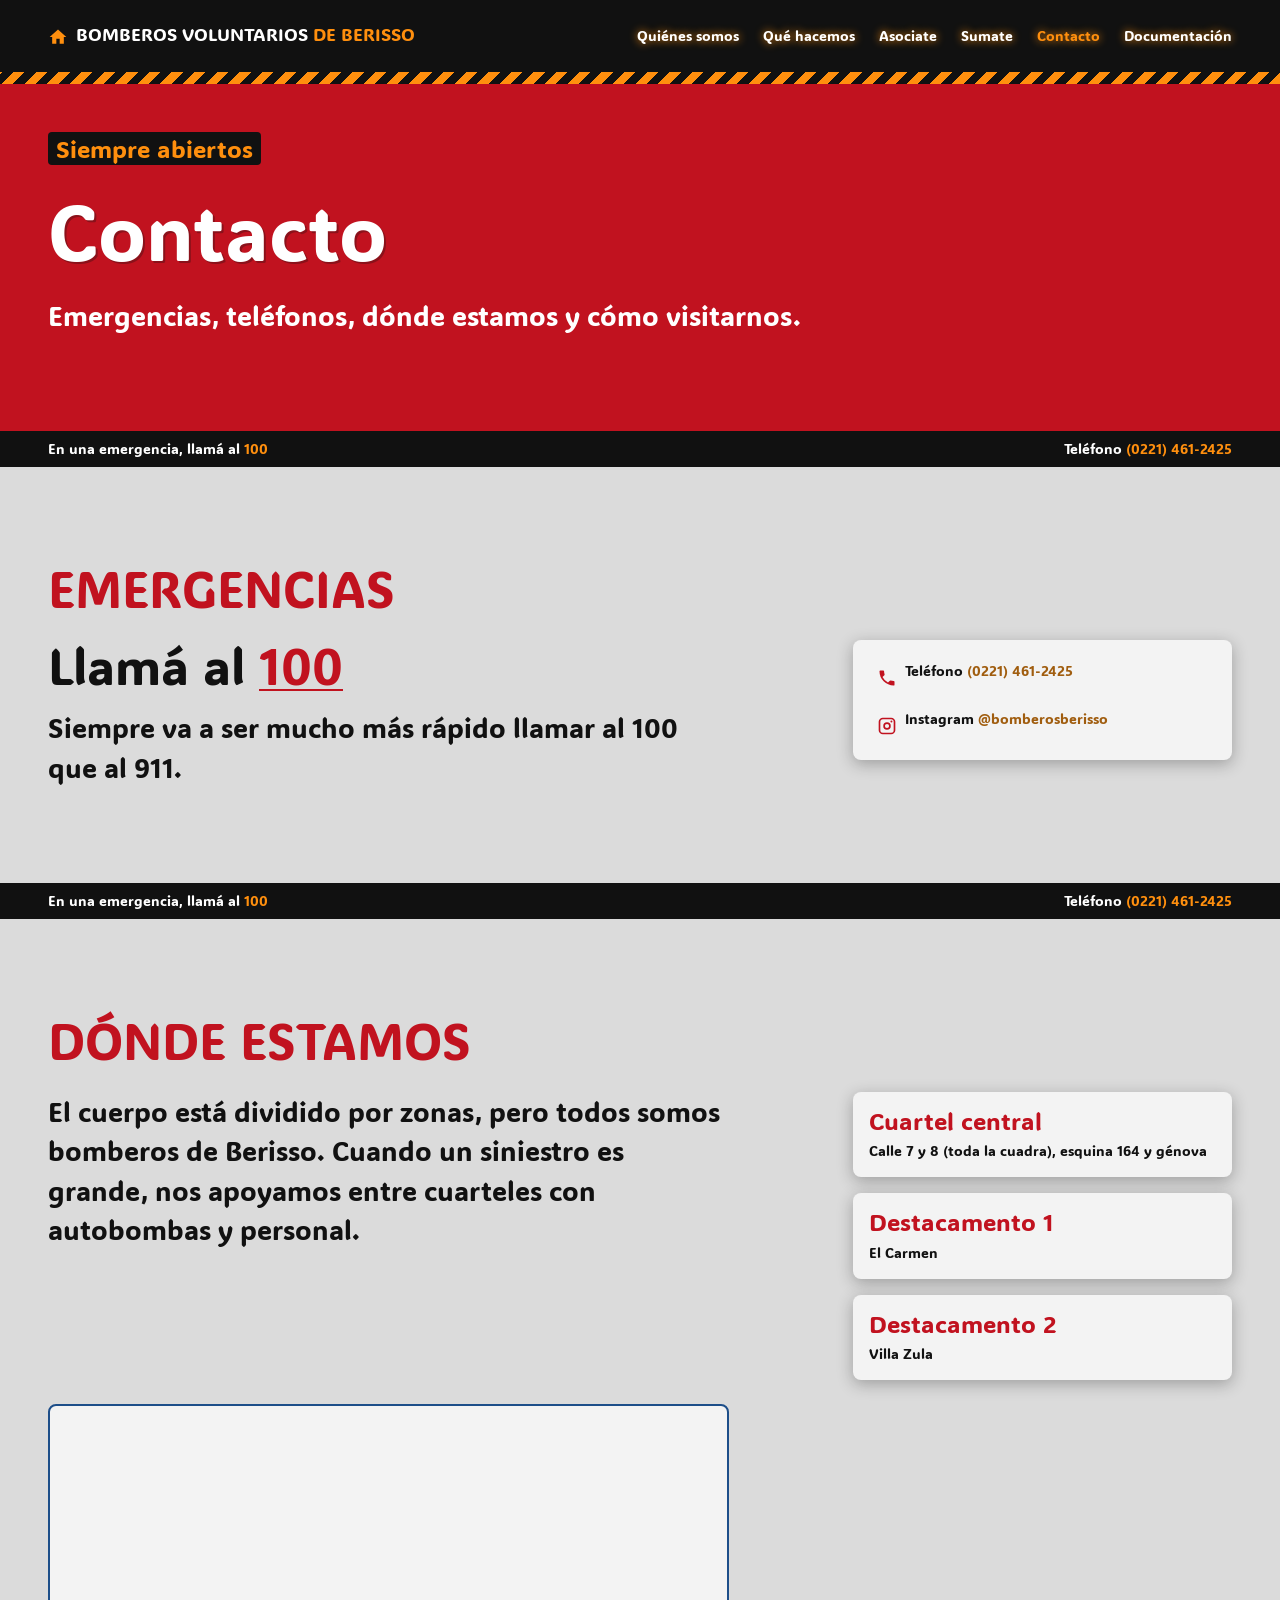
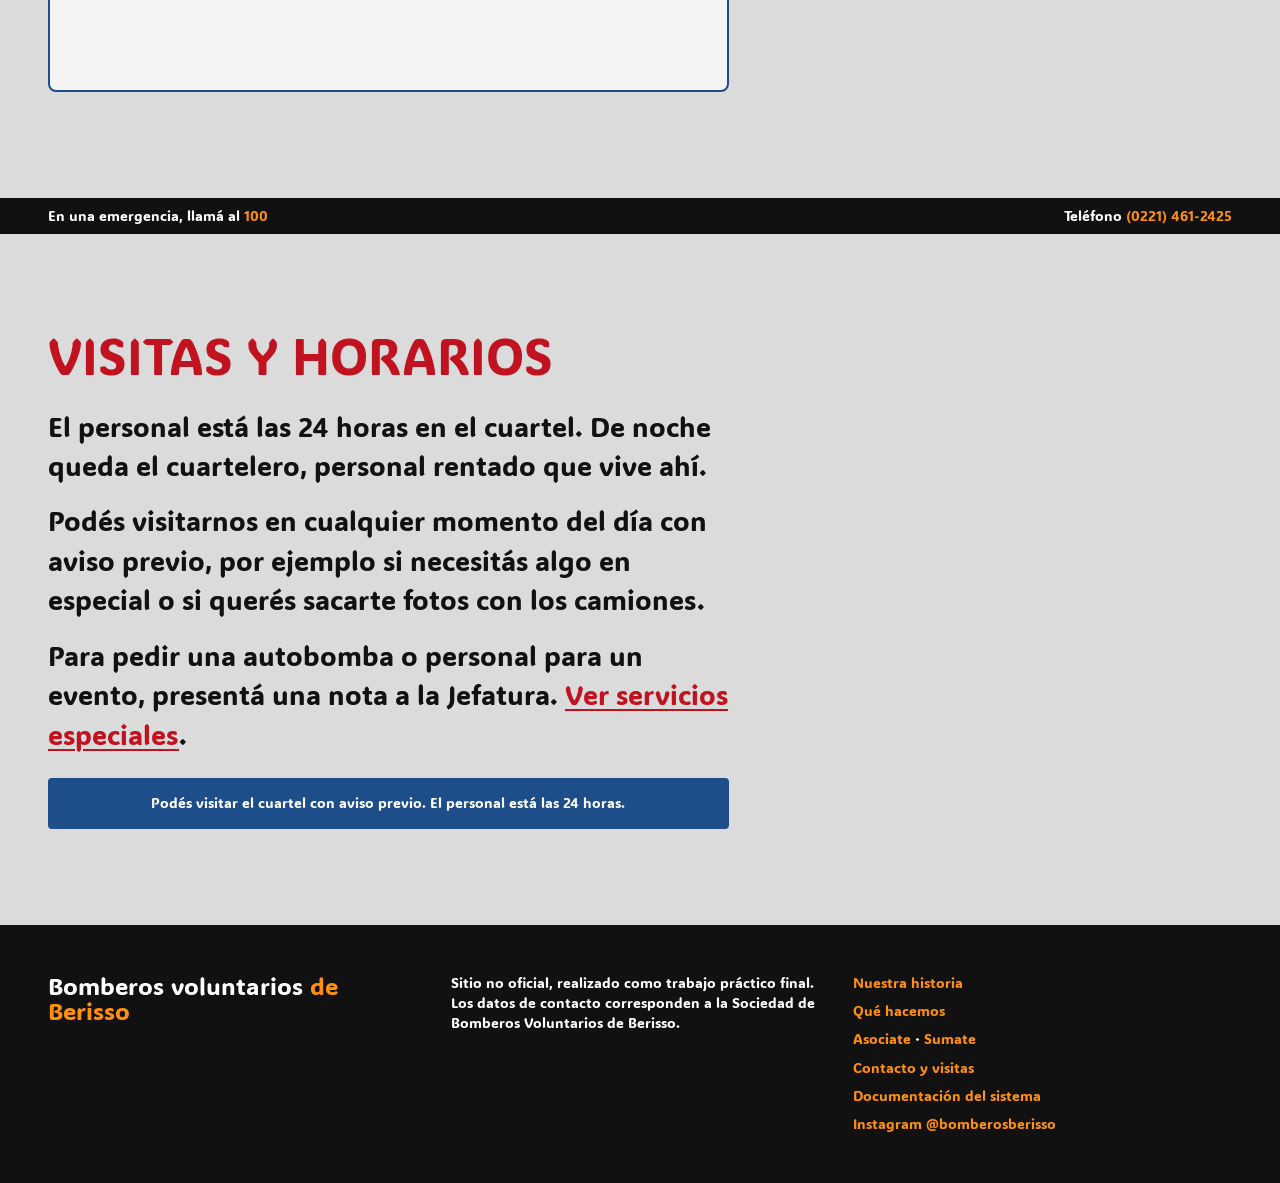
<file: contacto.html>
<!DOCTYPE html>
<html lang="es-AR">
<head>
  <meta charset="UTF-8">
  <meta name="viewport" content="width=device-width, initial-scale=1">
  <title>Contacto · Bomberos Voluntarios de Berisso</title>
  <meta name="description" content="Emergencias, teléfonos, cuarteles y visitas.">
  <link rel="icon" href="img/favicon.svg" type="image/svg+xml">
  <link rel="stylesheet" href="estilos.css">
</head>
<body>
<svg width="0" height="0" class="sprite" xmlns="http://www.w3.org/2000/svg" aria-hidden="true">
  <symbol id="i-menu" viewBox="0 0 24 24"><path d="M3 6h18v2H3zm0 5h18v2H3zm0 5h18v2H3z"/></symbol>
  <symbol id="i-cerrar" viewBox="0 0 24 24"><path d="M6.4 5 5 6.4 10.6 12 5 17.6 6.4 19l5.6-5.6 5.6 5.6 1.4-1.4-5.6-5.6L19 6.4 17.6 5 12 10.6z"/></symbol>
  <symbol id="i-llama" viewBox="0 0 24 24"><path d="M12.5 1.5c.9 3.6-1.6 5.6-3.1 7.6C8 11 7 12.8 7 15a5 5 0 0 0 10 0c0-2.6-1.4-4.4-2.5-5.7.2 1.7-.3 2.9-1.4 3.5.5-3.7-.4-7.6-.6-11.3z"/></symbol>
  <symbol id="i-auto" viewBox="0 0 24 24"><path d="M5 11l1.5-4.5A2 2 0 0 1 8.4 5h7.2a2 2 0 0 1 1.9 1.5L19 11v7a1 1 0 0 1-1 1h-1a1 1 0 0 1-1-1v-1H8v1a1 1 0 0 1-1 1H6a1 1 0 0 1-1-1zm2.2-1h9.6l-1-3H8.2zM7.5 15a1.5 1.5 0 1 0 0-3 1.5 1.5 0 0 0 0 3zm9 0a1.5 1.5 0 1 0 0-3 1.5 1.5 0 0 0 0 3z"/></symbol>
  <symbol id="i-huella" viewBox="0 0 24 24"><path d="M12 11c-3 0-6 3.6-6 6.2 0 1.7 1.5 2.6 3 2.1 1.2-.4 2-.8 3-.8s1.8.4 3 .8c1.5.5 3-.4 3-2.1C18 14.6 15 11 12 11zM5 7a2 2.5 0 1 0 0 5 2 2.5 0 0 0 0-5zm14 0a2 2.5 0 1 0 0 5 2 2.5 0 0 0 0-5zM9 2.5a2 2.5 0 1 0 0 5 2 2.5 0 0 0 0-5zm6 0a2 2.5 0 1 0 0 5 2 2.5 0 0 0 0-5z"/></symbol>
  <symbol id="i-gota" viewBox="0 0 24 24"><path d="M12 2.5S5 10.2 5 15a7 7 0 0 0 14 0c0-4.8-7-12.5-7-12.5z"/></symbol>
  <symbol id="i-megafono" viewBox="0 0 24 24"><path d="M3 10v4h3l5 4V6l-5 4zm13.5 2A4.5 4.5 0 0 0 14 8v8a4.5 4.5 0 0 0 2.5-4zM14 3.2v2.1a7 7 0 0 1 0 13.4v2.1a9 9 0 0 0 0-17.6z"/></symbol>
  <symbol id="i-casco" viewBox="0 0 24 24"><path d="M2 17h20v2.5H2zM4 16a8 8 0 0 1 6-7.7V5h4v3.3A8 8 0 0 1 20 16z"/></symbol>
  <symbol id="i-telefono" viewBox="0 0 24 24"><path d="M6.6 10.8a15 15 0 0 0 6.6 6.6l2.2-2.2a1 1 0 0 1 1-.25c1.1.4 2.35.6 3.6.6a1 1 0 0 1 1 1V20a1 1 0 0 1-1 1A17 17 0 0 1 3 4a1 1 0 0 1 1-1h3.5a1 1 0 0 1 1 1c0 1.25.2 2.45.6 3.6a1 1 0 0 1-.25 1z"/></symbol>
  <symbol id="i-sirena" viewBox="0 0 24 24"><path d="M12 5a6 6 0 0 0-6 6v5h12v-5a6 6 0 0 0-6-6zM4 17h16v3H4zM11 1h2v2.5h-2zM2.3 5.2l1.4-1.4 1.8 1.8-1.4 1.4zm15.9.4 1.8-1.8 1.4 1.4-1.8 1.8z"/></symbol>
  <symbol id="i-instagram" viewBox="0 0 24 24"><path d="M7 2h10a5 5 0 0 1 5 5v10a5 5 0 0 1-5 5H7a5 5 0 0 1-5-5V7a5 5 0 0 1 5-5zm0 2a3 3 0 0 0-3 3v10a3 3 0 0 0 3 3h10a3 3 0 0 0 3-3V7a3 3 0 0 0-3-3zm5 3.5a4.5 4.5 0 1 1 0 9 4.5 4.5 0 0 1 0-9zm0 2a2.5 2.5 0 1 0 0 5 2.5 2.5 0 0 0 0-5zm5.3-4a1.2 1.2 0 1 1 0 2.4 1.2 1.2 0 0 1 0-2.4z"/></symbol>
  <symbol id="i-ubicacion" viewBox="0 0 24 24"><path d="M12 2a7 7 0 0 0-7 7c0 5.2 7 13 7 13s7-7.8 7-13a7 7 0 0 0-7-7zm0 9.5a2.5 2.5 0 1 1 0-5 2.5 2.5 0 0 1 0 5z"/></symbol>
</svg>

  <a class="saltar" href="#contenido">Saltar al contenido</a>

  <header class="encabezado">
    <div class="grilla encabezado__grilla">
      <a class="encabezado__marca" href="index.html" aria-label="Inicio: Bomberos voluntarios de Berisso">Bomberos voluntarios <span>de Berisso</span></a>
      <a class="encabezado__abrir" href="#menu" aria-label="Abrir menú"><svg width="20" height="20" class="icono" aria-hidden="true" focusable="false"><use href="#i-menu"/></svg></a>
      <nav class="navegacion" id="menu" aria-label="Principal">
        <a class="navegacion__cerrar" href="#" aria-label="Cerrar menú"><svg width="20" height="20" class="icono" aria-hidden="true" focusable="false"><use href="#i-cerrar"/></svg></a>
        <ul class="navegacion__lista">
          <li><a href="historia.html">Quiénes somos</a></li>
          <li><a href="que-hacemos.html">Qué hacemos</a></li>
          <li><a href="asociate.html">Asociate</a></li>
          <li><a href="sumate.html">Sumate</a></li>
          <li><a href="contacto.html" aria-current="page">Contacto</a></li>
          <li><a href="documentacion.html">Documentación</a></li>
        </ul>
        <p class="navegacion__emergencia emergencia">En una emergencia, llamá al <a class="emergencia__numero" href="tel:100">100</a></p>
      </nav>
    </div>
  </header>

  <main id="contenido">
    <section class="hero hero--liso" aria-labelledby="titulo-hero">
      <div class="hero__contenido">
        <div class="grilla hero__grilla">
          <p class="etiqueta etiqueta--grande">Siempre abiertos</p>
          <h1 class="hero__titulo hero__titulo--normal" id="titulo-hero">Contacto</h1>
          <p class="hero__bajada">Emergencias, teléfonos, dónde estamos y cómo visitarnos.</p>
        </div>
      </div>
    </section>

    <aside class="franja" aria-label="Teléfonos de emergencia">
      <div class="grilla">
        <div class="franja__grilla">
          <p class="emergencia">En una emergencia, llamá al <a class="emergencia__numero" href="tel:100">100</a></p>
          <p class="emergencia">Teléfono <a class="emergencia__numero" href="tel:+542214612425">(0221) 461-2425</a></p>
        </div>
      </div>
    </aside>

    <section class="seccion" id="emergencias" aria-labelledby="titulo-emergencias">
      <div class="grilla">
        <h2 class="seccion__titulo" id="titulo-emergencias">Emergencias</h2>
        <div class="columna-principal seccion__texto">
          <p class="emergencia-grande">Llamá al <a class="enlace" href="tel:100">100</a></p>
          <p>Siempre va a ser mucho más rápido llamar al 100 que al 911.</p>
        </div>
        <ul class="contacto__lista columna-lateral">
          <li class="contacto-item"><svg width="20" height="20" class="icono" aria-hidden="true" focusable="false"><use href="#i-telefono"/></svg><span class="contacto-item__texto"><span class="contacto-item__etiqueta">Teléfono</span> <a class="enlace--acento-claro" href="tel:+542214612425">(0221) 461-2425</a></span></li>
          <li class="contacto-item"><svg width="20" height="20" class="icono" aria-hidden="true" focusable="false"><use href="#i-instagram"/></svg><span class="contacto-item__texto"><span class="contacto-item__etiqueta">Instagram</span> <a class="enlace--acento-claro" href="https://www.instagram.com/bomberosberisso/">@bomberosberisso</a></span></li>
        </ul>
      </div>
    </section>

    <aside class="franja" aria-label="Teléfonos de emergencia">
      <div class="grilla">
        <div class="franja__grilla">
          <p class="emergencia">En una emergencia, llamá al <a class="emergencia__numero" href="tel:100">100</a></p>
          <p class="emergencia">Teléfono <a class="emergencia__numero" href="tel:+542214612425">(0221) 461-2425</a></p>
        </div>
      </div>
    </aside>

    <section class="seccion" id="donde" aria-labelledby="titulo-donde">
      <div class="grilla">
        <h2 class="seccion__titulo" id="titulo-donde">Dónde estamos</h2>
        <div class="seccion__texto columna-principal">
          <p>El cuerpo está dividido por zonas, pero todos somos bomberos de Berisso. Cuando un siniestro es grande, nos apoyamos entre cuarteles con autobombas y personal.</p>
        </div>
        <ul class="datos datos--texto columna-lateral">
          <li class="dato">
            <p class="dato__cifra">Cuartel central</p>
            <p class="dato__descripcion">Calle 7 y 8 (toda la cuadra), esquina 164 y génova</p>
          </li>
          <li class="dato">
            <p class="dato__cifra">Destacamento 1</p>
            <p class="dato__descripcion">El Carmen</p>
          </li>
          <li class="dato">
            <p class="dato__cifra">Destacamento 2</p>
            <p class="dato__descripcion">Villa Zula</p>
          </li>
        </ul>
        <div class="columna-principal">
          <iframe class="mapa" title="Mapa de Google con la ubicación del cuartel central" src="https://maps.google.com/maps?q=Bomberos%20Voluntarios%20de%20Berisso%2C%20Genova%20s%2Fn%2C%20Berisso&amp;z=16&amp;output=embed" loading="lazy" referrerpolicy="no-referrer-when-downgrade"></iframe>
        </div>
      </div>
    </section>

    <aside class="franja" aria-label="Teléfonos de emergencia">
      <div class="grilla">
        <div class="franja__grilla">
          <p class="emergencia">En una emergencia, llamá al <a class="emergencia__numero" href="tel:100">100</a></p>
          <p class="emergencia">Teléfono <a class="emergencia__numero" href="tel:+542214612425">(0221) 461-2425</a></p>
        </div>
      </div>
    </aside>

    <section class="seccion" id="visitas" aria-labelledby="titulo-visitas">
      <div class="grilla">
        <h2 class="seccion__titulo" id="titulo-visitas">Visitas y horarios</h2>
        <div class="seccion__texto columna-principal">
          <p>El personal está las 24 horas en el cuartel. De noche queda el cuartelero, personal rentado que vive ahí.</p>
          <p>Podés visitarnos en cualquier momento del día con aviso previo, por ejemplo si necesitás algo en especial o si querés sacarte fotos con los camiones.</p>
          <p>Para pedir una autobomba o personal para un evento, presentá una nota a la Jefatura. <a class="enlace" href="que-hacemos.html#especiales">Ver servicios especiales</a>.</p>
        </div>
        <p class="aviso aviso--relleno columna-principal">Podés visitar el cuartel con aviso previo. El personal está las 24 horas.</p>
      </div>
    </section>
  </main>

  <footer class="pie">
    <div class="grilla">
      <div class="pie__bloque">
        <p class="pie__marca">Bomberos voluntarios <span>de Berisso</span></p>
      </div>
      <div class="pie__bloque">
        <p>Sitio no oficial, realizado como trabajo práctico final. Los datos de contacto corresponden a la Sociedad de Bomberos Voluntarios de Berisso.</p>
      </div>
      <nav class="pie__bloque" aria-label="Enlaces del pie">
        <ul class="pie__lista">
          <li><a class="enlace--acento" href="historia.html">Nuestra historia</a></li>
          <li><a class="enlace--acento" href="que-hacemos.html">Qué hacemos</a></li>
          <li><a class="enlace--acento" href="asociate.html">Asociate</a> · <a class="enlace--acento" href="sumate.html">Sumate</a></li>
          <li><a class="enlace--acento" href="contacto.html">Contacto y visitas</a></li>
          <li><a class="enlace--acento" href="documentacion.html">Documentación del sistema</a></li>
          <li><a class="enlace--acento" href="https://www.instagram.com/bomberosberisso/">Instagram @bomberosberisso</a></li>
        </ul>
      </nav>
    </div>
  </footer>
</body>
</html>
</file>
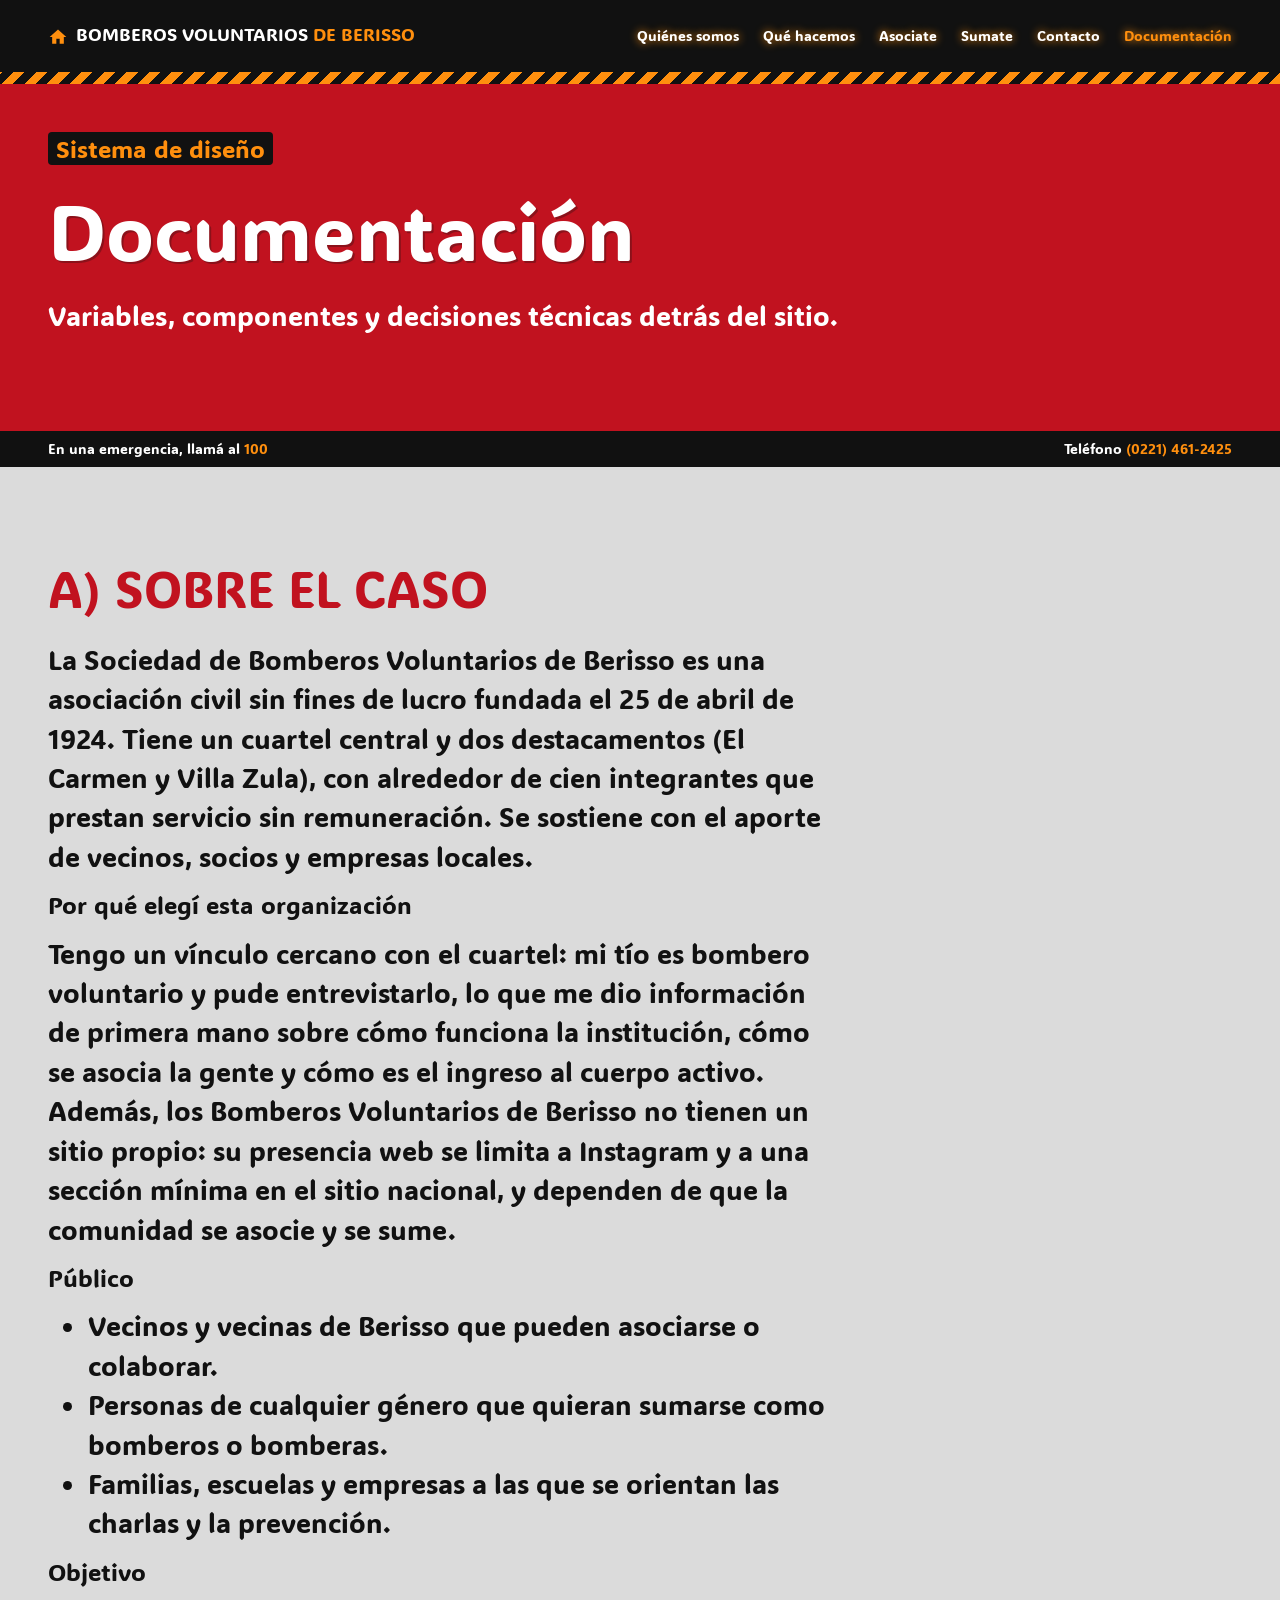
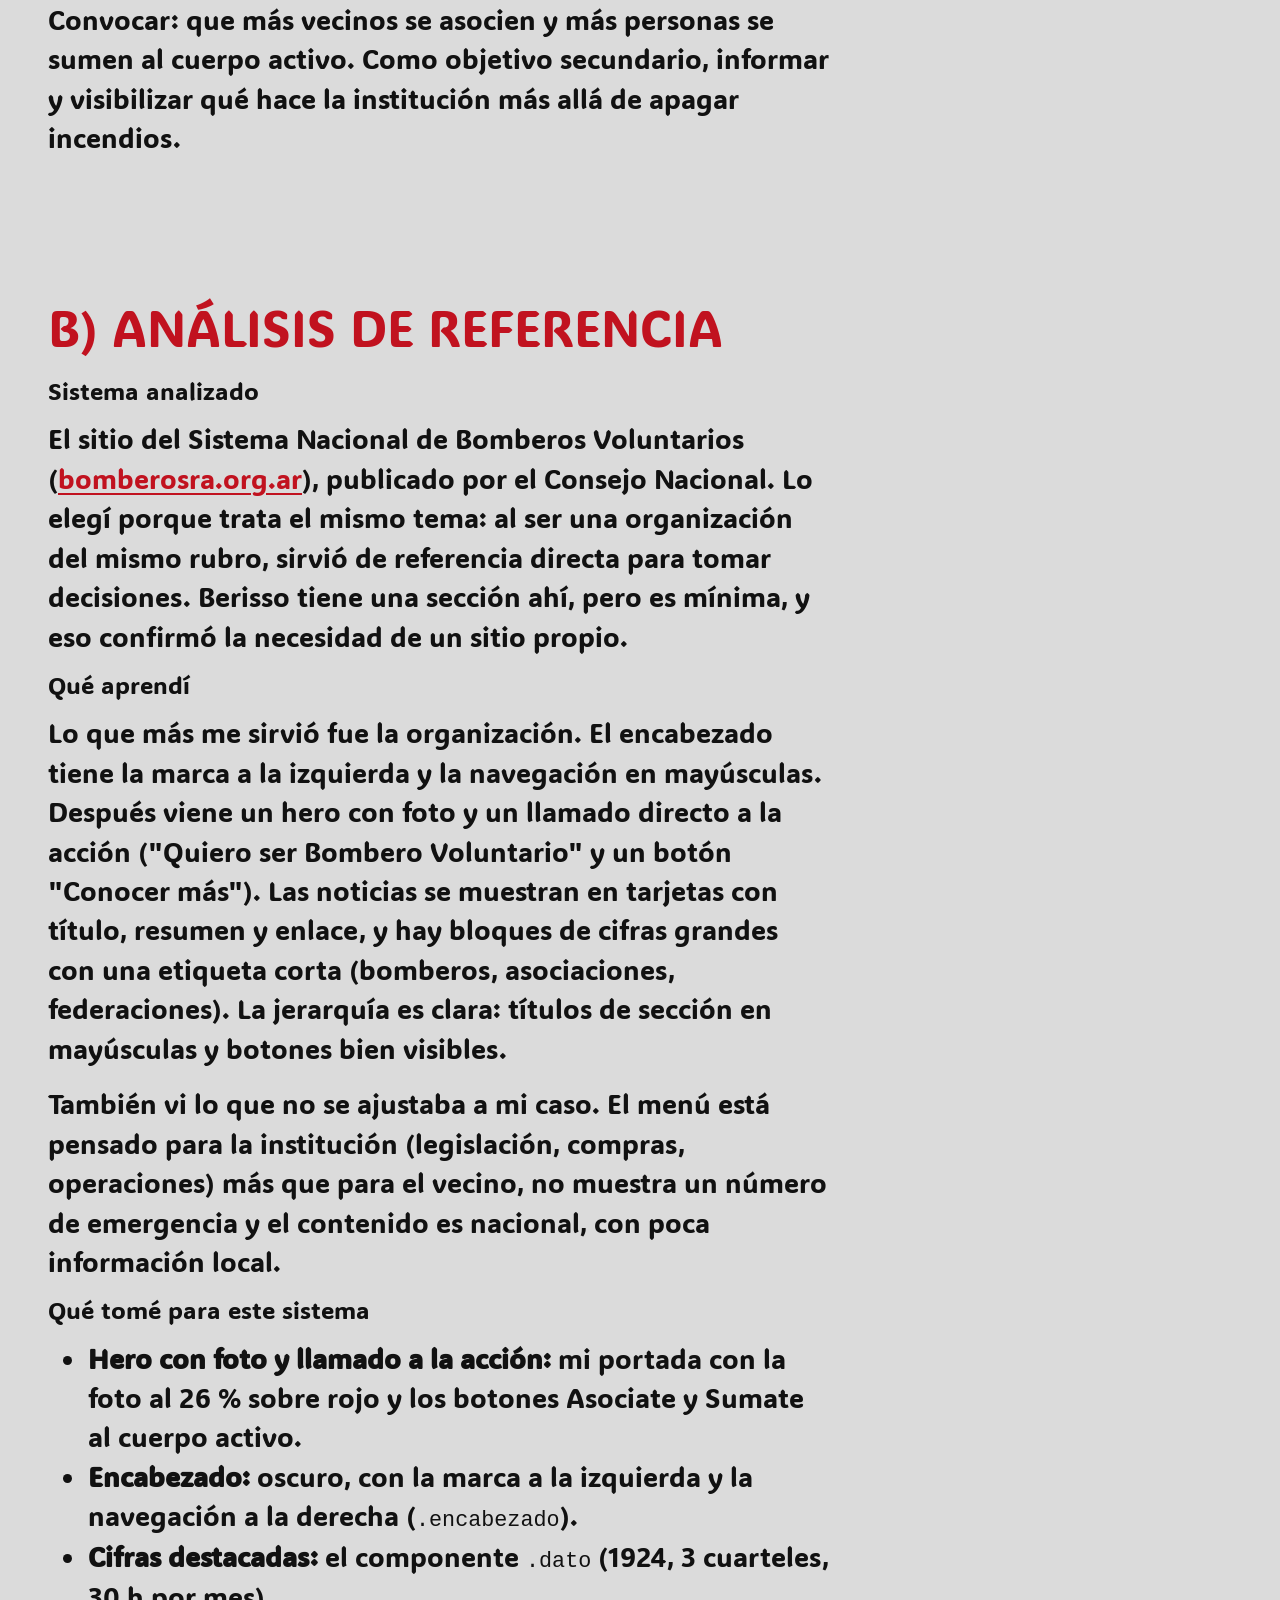
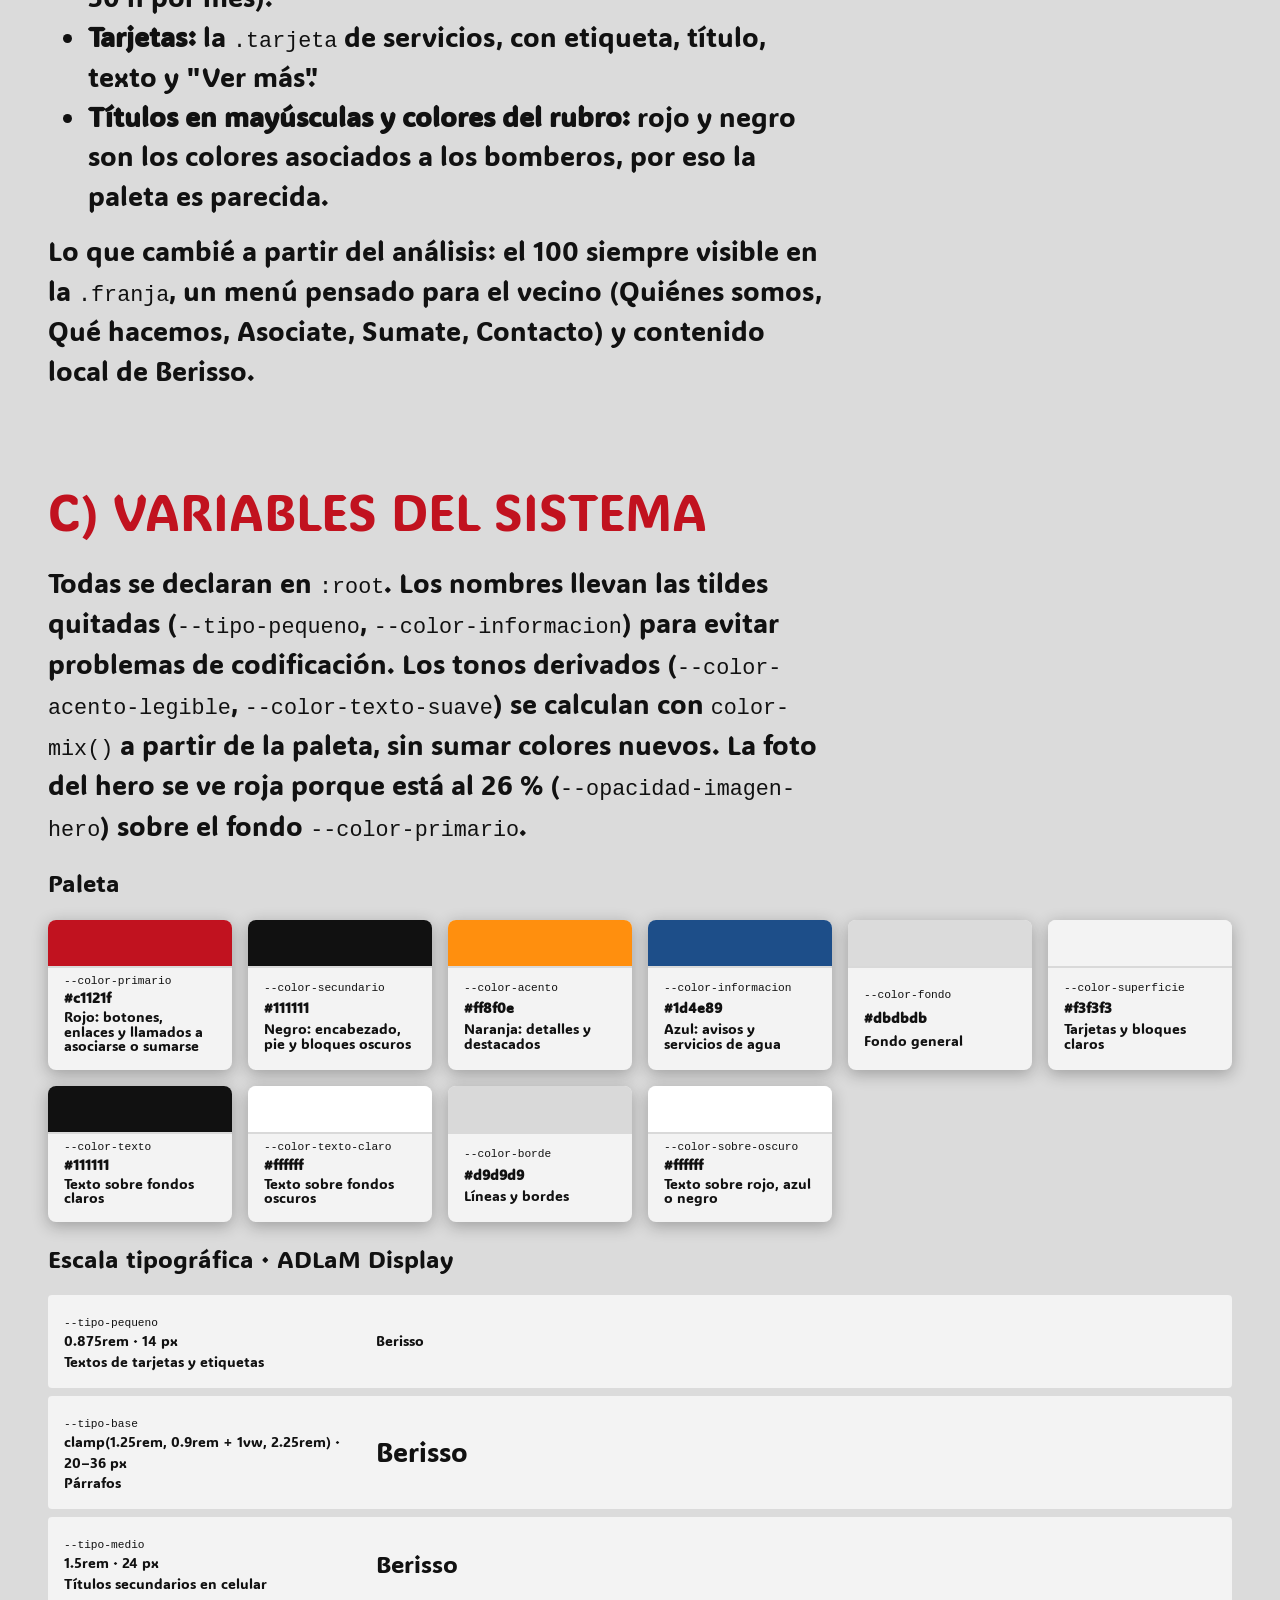
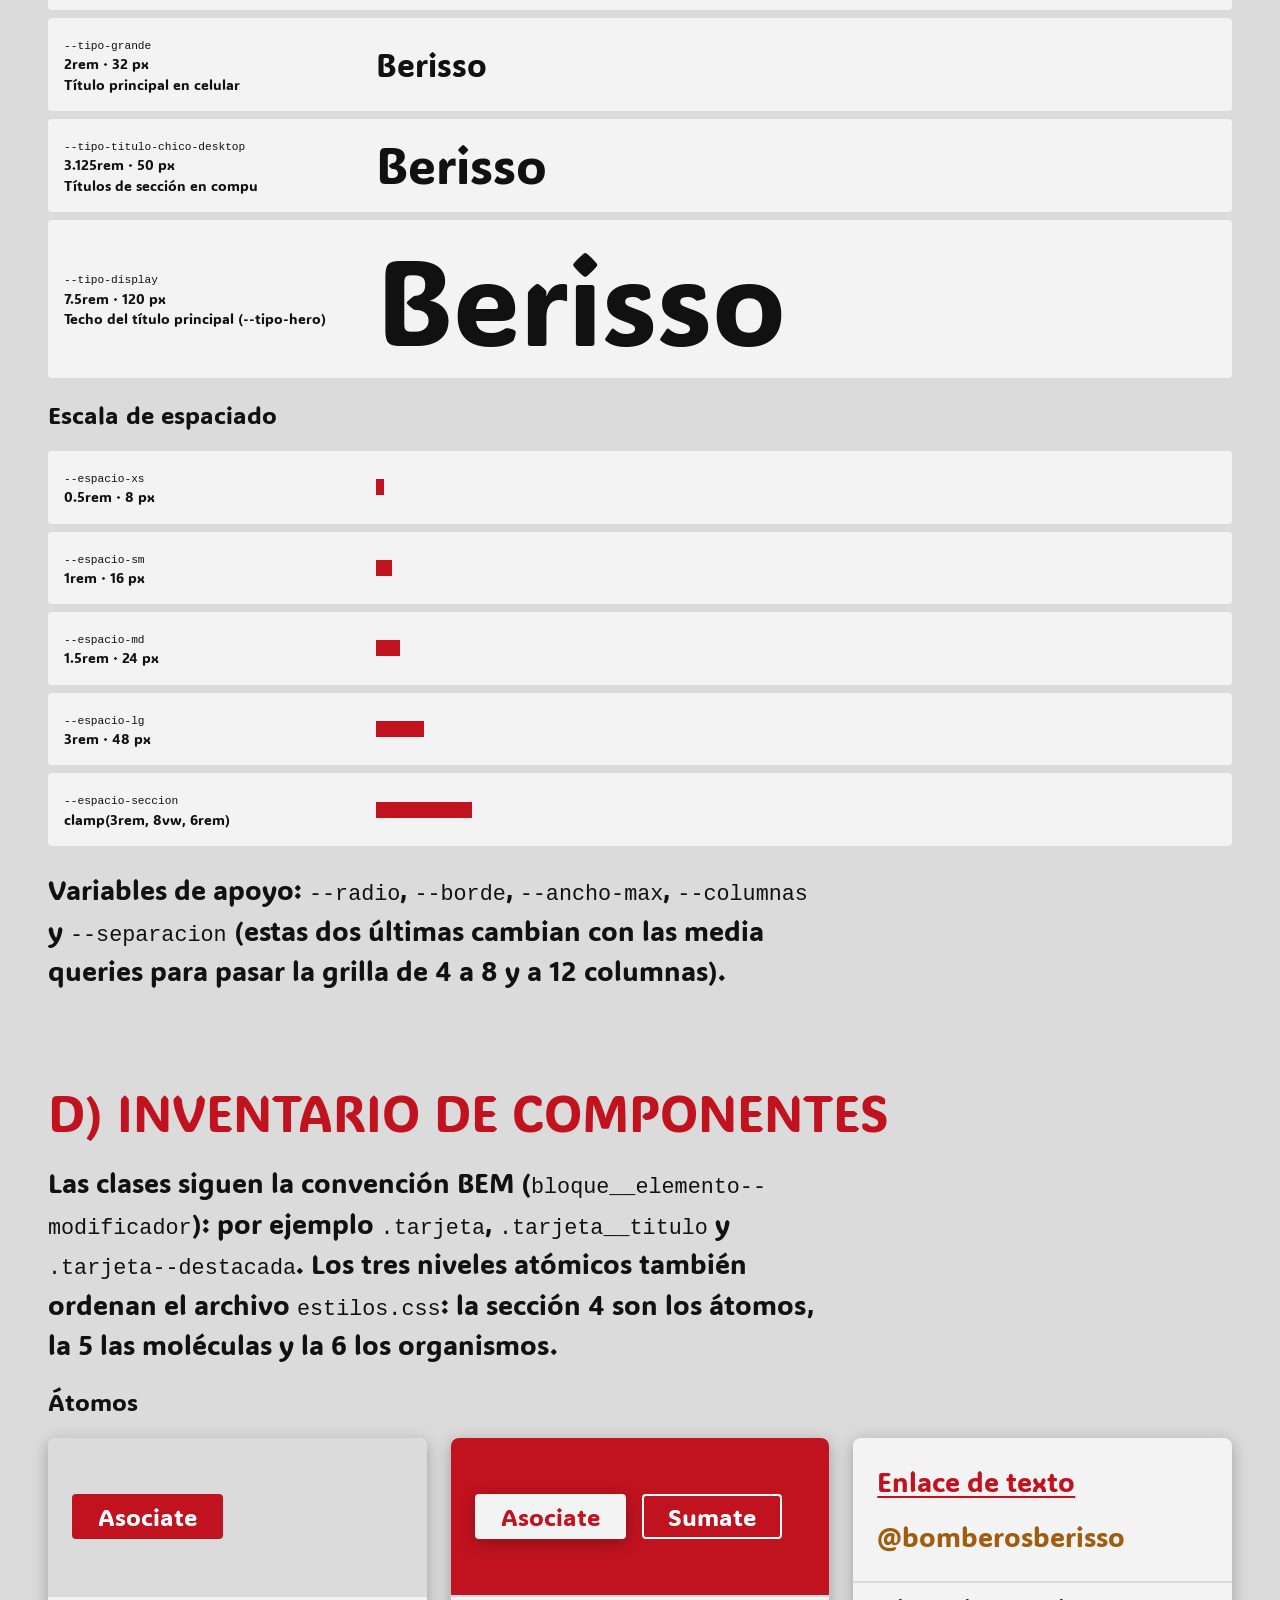
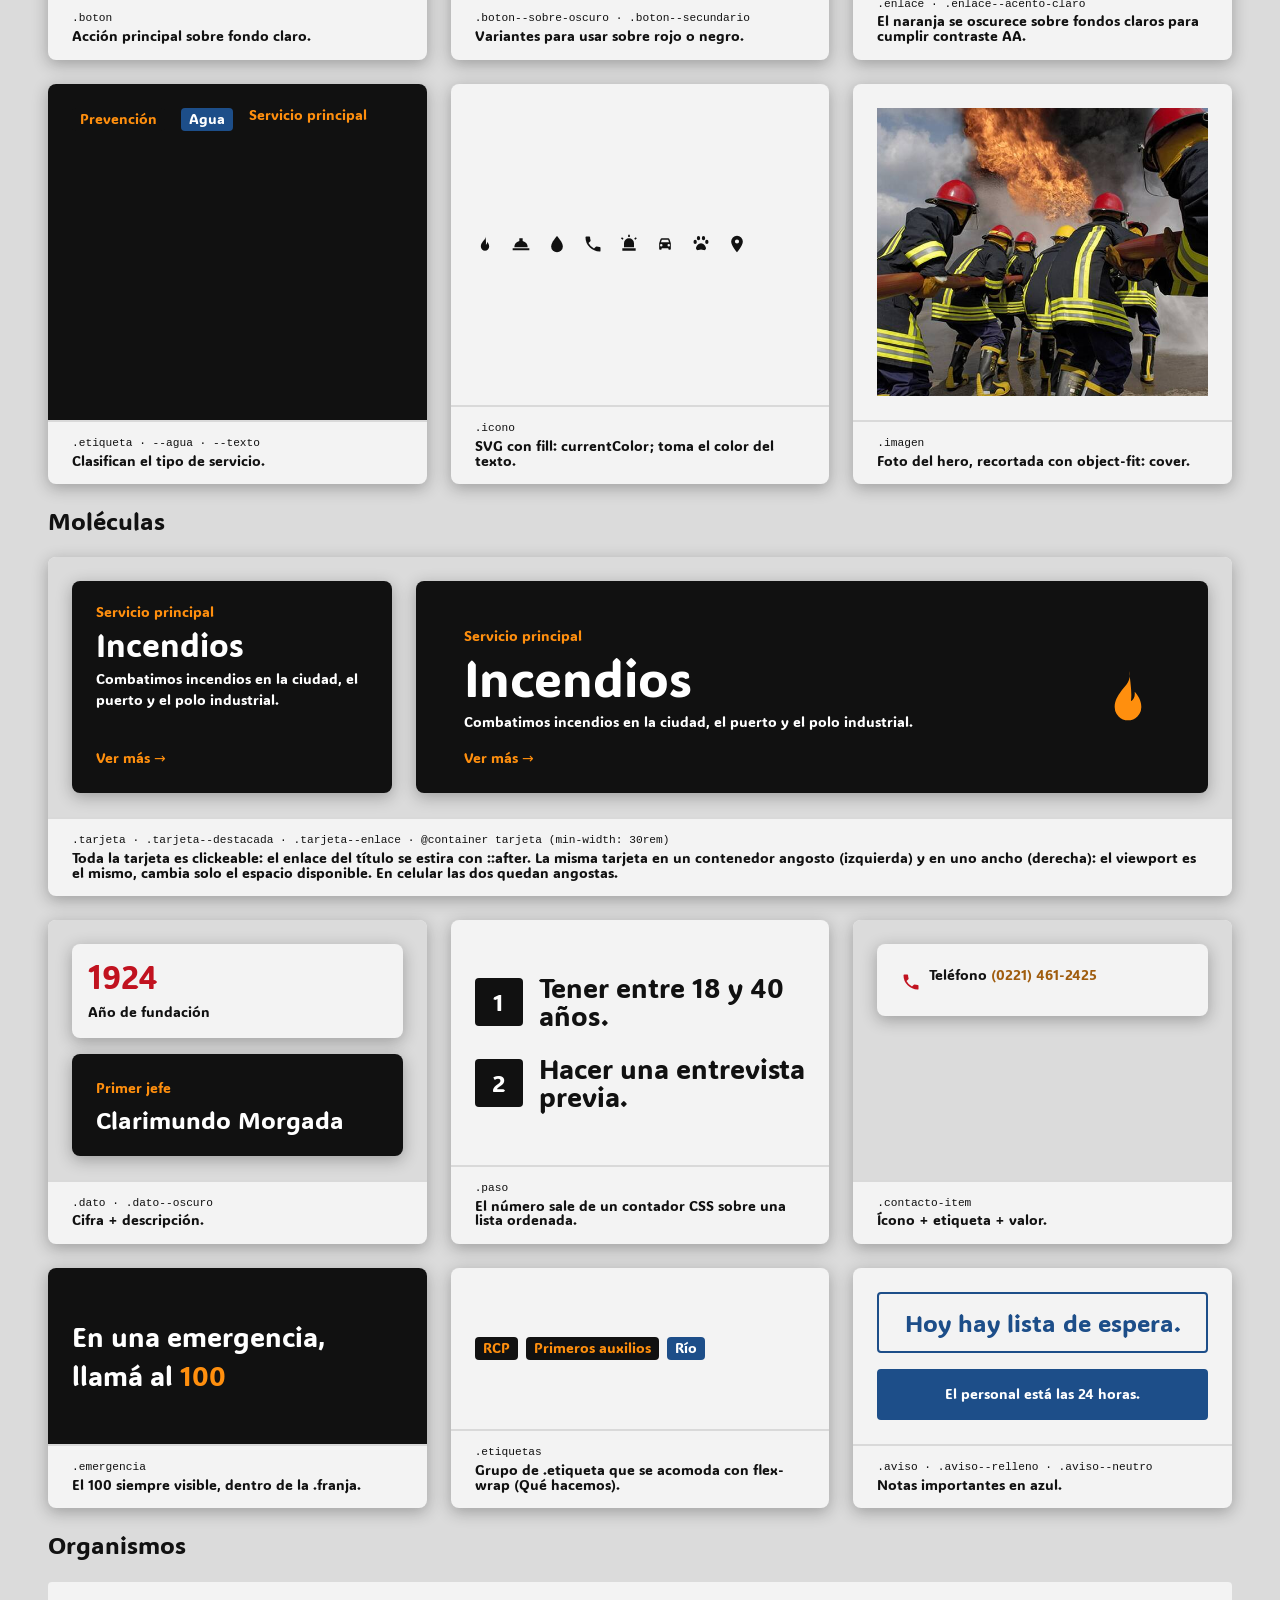
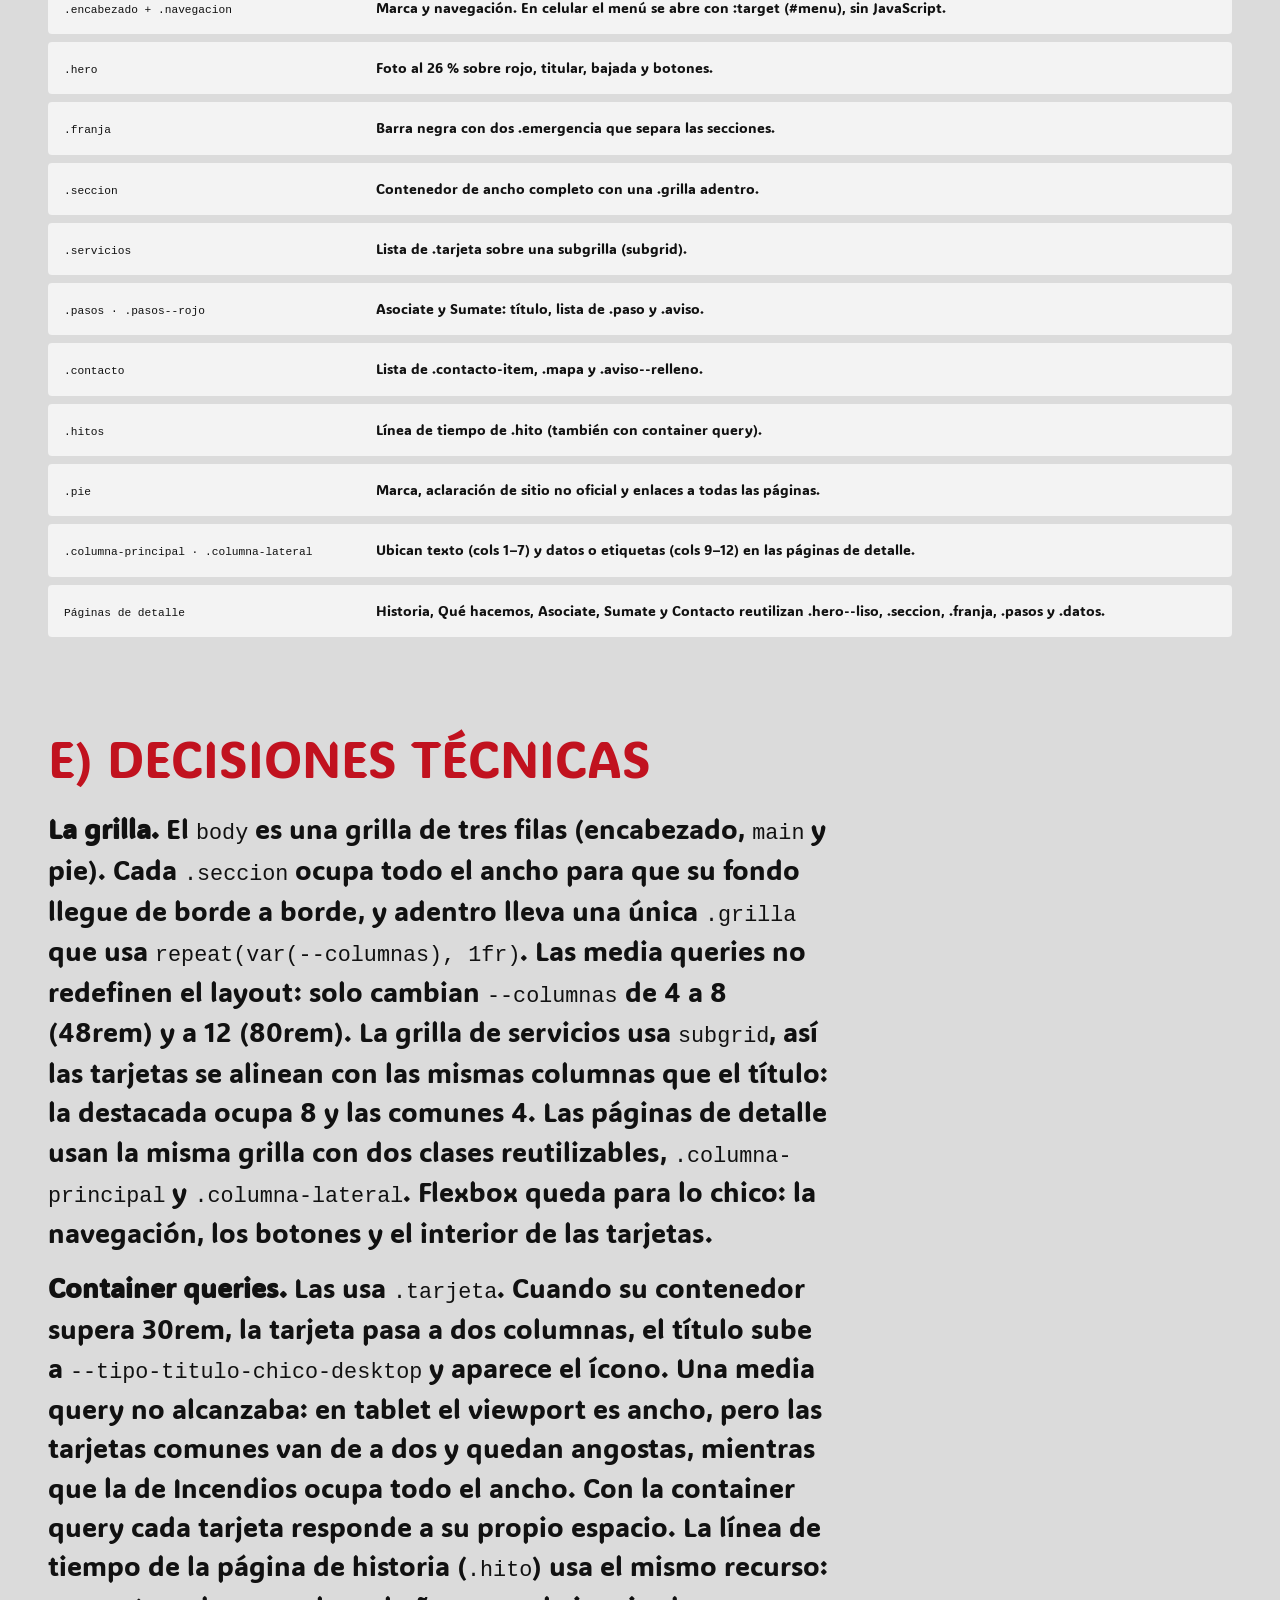
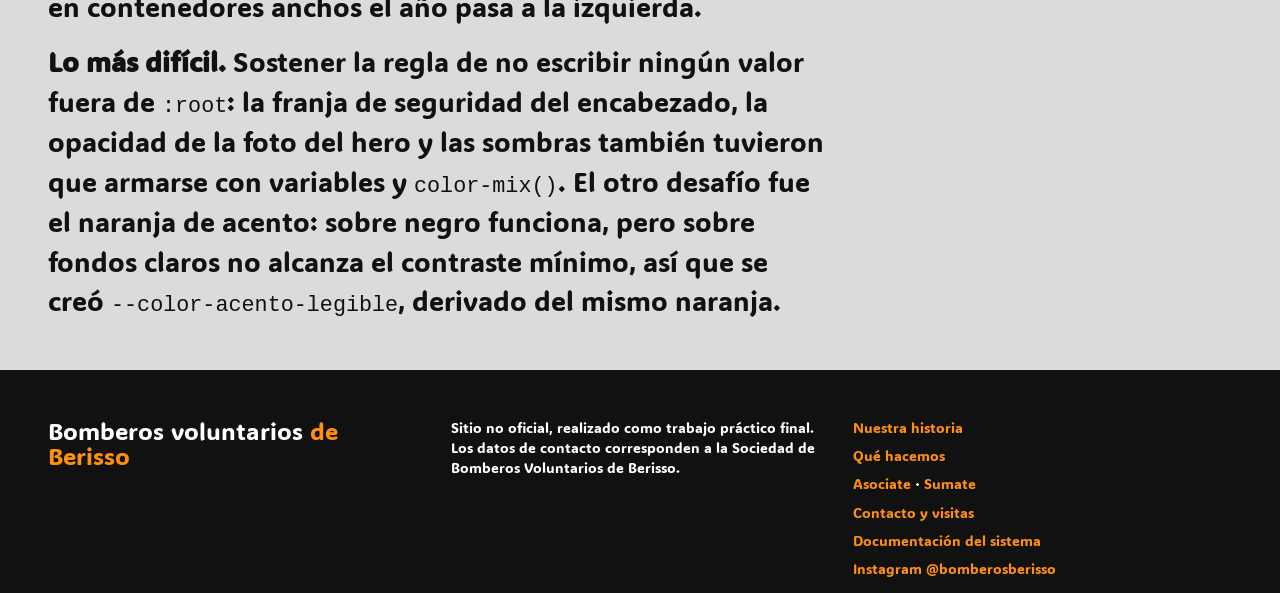
<file: documentacion.html>
<!DOCTYPE html>
<html lang="es-AR">
<head>
  <meta charset="UTF-8">
  <meta name="viewport" content="width=device-width, initial-scale=1">
  <title>Documentación del sistema · Bomberos Voluntarios de Berisso</title>
  <meta name="description" content="Sistema de diseño del sitio: variables, componentes y decisiones técnicas.">
  <link rel="icon" href="img/favicon.svg" type="image/svg+xml">
  <link rel="stylesheet" href="estilos.css">
</head>
<body>
<svg width="0" height="0" class="sprite" xmlns="http://www.w3.org/2000/svg" aria-hidden="true">
  <symbol id="i-menu" viewBox="0 0 24 24"><path d="M3 6h18v2H3zm0 5h18v2H3zm0 5h18v2H3z"/></symbol>
  <symbol id="i-cerrar" viewBox="0 0 24 24"><path d="M6.4 5 5 6.4 10.6 12 5 17.6 6.4 19l5.6-5.6 5.6 5.6 1.4-1.4-5.6-5.6L19 6.4 17.6 5 12 10.6z"/></symbol>
  <symbol id="i-llama" viewBox="0 0 24 24"><path d="M12.5 1.5c.9 3.6-1.6 5.6-3.1 7.6C8 11 7 12.8 7 15a5 5 0 0 0 10 0c0-2.6-1.4-4.4-2.5-5.7.2 1.7-.3 2.9-1.4 3.5.5-3.7-.4-7.6-.6-11.3z"/></symbol>
  <symbol id="i-auto" viewBox="0 0 24 24"><path d="M5 11l1.5-4.5A2 2 0 0 1 8.4 5h7.2a2 2 0 0 1 1.9 1.5L19 11v7a1 1 0 0 1-1 1h-1a1 1 0 0 1-1-1v-1H8v1a1 1 0 0 1-1 1H6a1 1 0 0 1-1-1zm2.2-1h9.6l-1-3H8.2zM7.5 15a1.5 1.5 0 1 0 0-3 1.5 1.5 0 0 0 0 3zm9 0a1.5 1.5 0 1 0 0-3 1.5 1.5 0 0 0 0 3z"/></symbol>
  <symbol id="i-huella" viewBox="0 0 24 24"><path d="M12 11c-3 0-6 3.6-6 6.2 0 1.7 1.5 2.6 3 2.1 1.2-.4 2-.8 3-.8s1.8.4 3 .8c1.5.5 3-.4 3-2.1C18 14.6 15 11 12 11zM5 7a2 2.5 0 1 0 0 5 2 2.5 0 0 0 0-5zm14 0a2 2.5 0 1 0 0 5 2 2.5 0 0 0 0-5zM9 2.5a2 2.5 0 1 0 0 5 2 2.5 0 0 0 0-5zm6 0a2 2.5 0 1 0 0 5 2 2.5 0 0 0 0-5z"/></symbol>
  <symbol id="i-gota" viewBox="0 0 24 24"><path d="M12 2.5S5 10.2 5 15a7 7 0 0 0 14 0c0-4.8-7-12.5-7-12.5z"/></symbol>
  <symbol id="i-megafono" viewBox="0 0 24 24"><path d="M3 10v4h3l5 4V6l-5 4zm13.5 2A4.5 4.5 0 0 0 14 8v8a4.5 4.5 0 0 0 2.5-4zM14 3.2v2.1a7 7 0 0 1 0 13.4v2.1a9 9 0 0 0 0-17.6z"/></symbol>
  <symbol id="i-casco" viewBox="0 0 24 24"><path d="M2 17h20v2.5H2zM4 16a8 8 0 0 1 6-7.7V5h4v3.3A8 8 0 0 1 20 16z"/></symbol>
  <symbol id="i-telefono" viewBox="0 0 24 24"><path d="M6.6 10.8a15 15 0 0 0 6.6 6.6l2.2-2.2a1 1 0 0 1 1-.25c1.1.4 2.35.6 3.6.6a1 1 0 0 1 1 1V20a1 1 0 0 1-1 1A17 17 0 0 1 3 4a1 1 0 0 1 1-1h3.5a1 1 0 0 1 1 1c0 1.25.2 2.45.6 3.6a1 1 0 0 1-.25 1z"/></symbol>
  <symbol id="i-sirena" viewBox="0 0 24 24"><path d="M12 5a6 6 0 0 0-6 6v5h12v-5a6 6 0 0 0-6-6zM4 17h16v3H4zM11 1h2v2.5h-2zM2.3 5.2l1.4-1.4 1.8 1.8-1.4 1.4zm15.9.4 1.8-1.8 1.4 1.4-1.8 1.8z"/></symbol>
  <symbol id="i-instagram" viewBox="0 0 24 24"><path d="M7 2h10a5 5 0 0 1 5 5v10a5 5 0 0 1-5 5H7a5 5 0 0 1-5-5V7a5 5 0 0 1 5-5zm0 2a3 3 0 0 0-3 3v10a3 3 0 0 0 3 3h10a3 3 0 0 0 3-3V7a3 3 0 0 0-3-3zm5 3.5a4.5 4.5 0 1 1 0 9 4.5 4.5 0 0 1 0-9zm0 2a2.5 2.5 0 1 0 0 5 2.5 2.5 0 0 0 0-5zm5.3-4a1.2 1.2 0 1 1 0 2.4 1.2 1.2 0 0 1 0-2.4z"/></symbol>
  <symbol id="i-ubicacion" viewBox="0 0 24 24"><path d="M12 2a7 7 0 0 0-7 7c0 5.2 7 13 7 13s7-7.8 7-13a7 7 0 0 0-7-7zm0 9.5a2.5 2.5 0 1 1 0-5 2.5 2.5 0 0 1 0 5z"/></symbol>
</svg>

  <a class="saltar" href="#contenido">Saltar al contenido</a>

  <header class="encabezado">
    <div class="grilla encabezado__grilla">
      <a class="encabezado__marca" href="index.html" aria-label="Inicio: Bomberos voluntarios de Berisso">Bomberos voluntarios <span>de Berisso</span></a>
      <a class="encabezado__abrir" href="#menu" aria-label="Abrir menú"><svg width="20" height="20" class="icono" aria-hidden="true" focusable="false"><use href="#i-menu"/></svg></a>
      <nav class="navegacion" id="menu" aria-label="Principal">
        <a class="navegacion__cerrar" href="#" aria-label="Cerrar menú"><svg width="20" height="20" class="icono" aria-hidden="true" focusable="false"><use href="#i-cerrar"/></svg></a>
        <ul class="navegacion__lista">
          <li><a href="historia.html">Quiénes somos</a></li>
          <li><a href="que-hacemos.html">Qué hacemos</a></li>
          <li><a href="asociate.html">Asociate</a></li>
          <li><a href="sumate.html">Sumate</a></li>
          <li><a href="contacto.html">Contacto</a></li>
          <li><a href="documentacion.html" aria-current="page">Documentación</a></li>
        </ul>
        <p class="navegacion__emergencia emergencia">En una emergencia, llamá al <a class="emergencia__numero" href="tel:100">100</a></p>
      </nav>
    </div>
  </header>

  <main id="contenido">
    <section class="hero hero--liso" aria-labelledby="titulo-hero">
      <div class="hero__contenido">
        <div class="grilla hero__grilla">
          <p class="etiqueta etiqueta--grande">Sistema de diseño</p>
          <h1 class="hero__titulo hero__titulo--normal" id="titulo-hero">Documentación</h1>
          <p class="hero__bajada">Variables, componentes y decisiones técnicas detrás del sitio.</p>
        </div>
      </div>
    </section>

    <aside class="franja" aria-label="Teléfonos de emergencia">
      <div class="grilla">
        <div class="franja__grilla">
          <p class="emergencia">En una emergencia, llamá al <a class="emergencia__numero" href="tel:100">100</a></p>
          <p class="emergencia">Teléfono <a class="emergencia__numero" href="tel:+542214612425">(0221) 461-2425</a></p>
        </div>
      </div>
    </aside>

    <section class="seccion documentacion" id="caso" aria-labelledby="titulo-caso">
      <div class="grilla">
        <h2 class="seccion__titulo" id="titulo-caso">a) Sobre el caso</h2>
        <div class="documentacion__texto">
          <p>La Sociedad de Bomberos Voluntarios de Berisso es una asociación civil sin fines de lucro fundada el 25 de abril de 1924. Tiene un cuartel central y dos destacamentos (El Carmen y Villa Zula), con alrededor de cien integrantes que prestan servicio sin remuneración. Se sostiene con el aporte de vecinos, socios y empresas locales.</p>
          <h3 class="documentacion__subtitulo">Por qué elegí esta organización</h3>
          <p>Tengo un vínculo cercano con el cuartel: mi tío es bombero voluntario y pude entrevistarlo, lo que me dio información de primera mano sobre cómo funciona la institución, cómo se asocia la gente y cómo es el ingreso al cuerpo activo. Además, los Bomberos Voluntarios de Berisso no tienen un sitio propio: su presencia web se limita a Instagram y a una sección mínima en el sitio nacional, y dependen de que la comunidad se asocie y se sume.</p>
          <h3 class="documentacion__subtitulo">Público</h3>
          <ul>
            <li>Vecinos y vecinas de Berisso que pueden asociarse o colaborar.</li>
            <li>Personas de cualquier género que quieran sumarse como bomberos o bomberas.</li>
            <li>Familias, escuelas y empresas a las que se orientan las charlas y la prevención.</li>
          </ul>
          <h3 class="documentacion__subtitulo">Objetivo</h3>
          <p>Convocar: que más vecinos se asocien y más personas se sumen al cuerpo activo. Como objetivo secundario, informar y visibilizar qué hace la institución más allá de apagar incendios.</p>
        </div>
      </div>
    </section>

    <section class="seccion seccion--compacta documentacion" id="referencia" aria-labelledby="titulo-referencia">
      <div class="grilla">
        <h2 class="seccion__titulo" id="titulo-referencia">b) Análisis de referencia</h2>
        <div class="documentacion__texto">
          <h3 class="documentacion__subtitulo">Sistema analizado</h3>
          <p>El sitio del Sistema Nacional de Bomberos Voluntarios (<a class="enlace" href="https://www.bomberosra.org.ar/">bomberosra.org.ar</a>), publicado por el Consejo Nacional. Lo elegí porque trata el mismo tema: al ser una organización del mismo rubro, sirvió de referencia directa para tomar decisiones. Berisso tiene una sección ahí, pero es mínima, y eso confirmó la necesidad de un sitio propio.</p>
          <h3 class="documentacion__subtitulo">Qué aprendí</h3>
          <p>Lo que más me sirvió fue la organización. El encabezado tiene la marca a la izquierda y la navegación en mayúsculas. Después viene un hero con foto y un llamado directo a la acción ("Quiero ser Bombero Voluntario" y un botón "Conocer más"). Las noticias se muestran en tarjetas con título, resumen y enlace, y hay bloques de cifras grandes con una etiqueta corta (bomberos, asociaciones, federaciones). La jerarquía es clara: títulos de sección en mayúsculas y botones bien visibles.</p>
          <p>También vi lo que no se ajustaba a mi caso. El menú está pensado para la institución (legislación, compras, operaciones) más que para el vecino, no muestra un número de emergencia y el contenido es nacional, con poca información local.</p>
          <h3 class="documentacion__subtitulo">Qué tomé para este sistema</h3>
          <ul>
            <li><strong>Hero con foto y llamado a la acción:</strong> mi portada con la foto al 26 % sobre rojo y los botones Asociate y Sumate al cuerpo activo.</li>
            <li><strong>Encabezado:</strong> oscuro, con la marca a la izquierda y la navegación a la derecha (<code>.encabezado</code>).</li>
            <li><strong>Cifras destacadas:</strong> el componente <code>.dato</code> (1924, 3 cuarteles, 30 h por mes).</li>
            <li><strong>Tarjetas:</strong> la <code>.tarjeta</code> de servicios, con etiqueta, título, texto y "Ver más".</li>
            <li><strong>Títulos en mayúsculas y colores del rubro:</strong> rojo y negro son los colores asociados a los bomberos, por eso la paleta es parecida.</li>
          </ul>
          <p>Lo que cambié a partir del análisis: el 100 siempre visible en la <code>.franja</code>, un menú pensado para el vecino (Quiénes somos, Qué hacemos, Asociate, Sumate, Contacto) y contenido local de Berisso.</p>
        </div>
      </div>
    </section>

    <section class="seccion seccion--compacta documentacion" id="variables" aria-labelledby="titulo-variables">
      <div class="grilla">
        <h2 class="seccion__titulo" id="titulo-variables">c) Variables del sistema</h2>
        <div class="documentacion__texto">
          <p>Todas se declaran en <code>:root</code>. Los nombres llevan las tildes quitadas (<code>--tipo-pequeno</code>, <code>--color-informacion</code>) para evitar problemas de codificación. Los tonos derivados (<code>--color-acento-legible</code>, <code>--color-texto-suave</code>) se calculan con <code>color-mix()</code> a partir de la paleta, sin sumar colores nuevos. La foto del hero se ve roja porque está al 26 % (<code>--opacidad-imagen-hero</code>) sobre el fondo <code>--color-primario</code>.</p>
        </div>
        <h3 class="documentacion__subtitulo">Paleta</h3>
        <ul class="muestras">
          <li class="muestra-color" style="--muestra: var(--color-primario)">
            <p class="muestra-color__datos"><code>--color-primario</code> <strong>#c1121f</strong> <span>Rojo: botones, enlaces y llamados a asociarse o sumarse</span></p>
          </li>
          <li class="muestra-color" style="--muestra: var(--color-secundario)">
            <p class="muestra-color__datos"><code>--color-secundario</code> <strong>#111111</strong> <span>Negro: encabezado, pie y bloques oscuros</span></p>
          </li>
          <li class="muestra-color" style="--muestra: var(--color-acento)">
            <p class="muestra-color__datos"><code>--color-acento</code> <strong>#ff8f0e</strong> <span>Naranja: detalles y destacados</span></p>
          </li>
          <li class="muestra-color" style="--muestra: var(--color-informacion)">
            <p class="muestra-color__datos"><code>--color-informacion</code> <strong>#1d4e89</strong> <span>Azul: avisos y servicios de agua</span></p>
          </li>
          <li class="muestra-color" style="--muestra: var(--color-fondo)">
            <p class="muestra-color__datos"><code>--color-fondo</code> <strong>#dbdbdb</strong> <span>Fondo general</span></p>
          </li>
          <li class="muestra-color" style="--muestra: var(--color-superficie)">
            <p class="muestra-color__datos"><code>--color-superficie</code> <strong>#f3f3f3</strong> <span>Tarjetas y bloques claros</span></p>
          </li>
          <li class="muestra-color" style="--muestra: var(--color-texto)">
            <p class="muestra-color__datos"><code>--color-texto</code> <strong>#111111</strong> <span>Texto sobre fondos claros</span></p>
          </li>
          <li class="muestra-color" style="--muestra: var(--color-texto-claro)">
            <p class="muestra-color__datos"><code>--color-texto-claro</code> <strong>#ffffff</strong> <span>Texto sobre fondos oscuros</span></p>
          </li>
          <li class="muestra-color" style="--muestra: var(--color-borde)">
            <p class="muestra-color__datos"><code>--color-borde</code> <strong>#d9d9d9</strong> <span>Líneas y bordes</span></p>
          </li>
          <li class="muestra-color" style="--muestra: var(--color-sobre-oscuro)">
            <p class="muestra-color__datos"><code>--color-sobre-oscuro</code> <strong>#ffffff</strong> <span>Texto sobre rojo, azul o negro</span></p>
          </li>
        </ul>
        <h3 class="documentacion__subtitulo">Escala tipográfica · ADLaM Display</h3>
        <ul class="escala">
          <li class="escala__fila" style="--muestra: var(--tipo-pequeno)">
            <p class="escala__nombre"><code>--tipo-pequeno</code><br>0.875rem · 14 px<br>Textos de tarjetas y etiquetas</p>
            <p class="escala__muestra" aria-hidden="true">Berisso</p>
          </li>
          <li class="escala__fila" style="--muestra: var(--tipo-base)">
            <p class="escala__nombre"><code>--tipo-base</code><br>clamp(1.25rem, 0.9rem + 1vw, 2.25rem) · 20–36 px<br>Párrafos</p>
            <p class="escala__muestra" aria-hidden="true">Berisso</p>
          </li>
          <li class="escala__fila" style="--muestra: var(--tipo-medio)">
            <p class="escala__nombre"><code>--tipo-medio</code><br>1.5rem · 24 px<br>Títulos secundarios en celular</p>
            <p class="escala__muestra" aria-hidden="true">Berisso</p>
          </li>
          <li class="escala__fila" style="--muestra: var(--tipo-grande)">
            <p class="escala__nombre"><code>--tipo-grande</code><br>2rem · 32 px<br>Título principal en celular</p>
            <p class="escala__muestra" aria-hidden="true">Berisso</p>
          </li>
          <li class="escala__fila" style="--muestra: var(--tipo-titulo-chico-desktop)">
            <p class="escala__nombre"><code>--tipo-titulo-chico-desktop</code><br>3.125rem · 50 px<br>Títulos de sección en compu</p>
            <p class="escala__muestra" aria-hidden="true">Berisso</p>
          </li>
          <li class="escala__fila" style="--muestra: var(--tipo-display)">
            <p class="escala__nombre"><code>--tipo-display</code><br>7.5rem · 120 px<br>Techo del título principal (--tipo-hero)</p>
            <p class="escala__muestra" aria-hidden="true">Berisso</p>
          </li>
        </ul>
        <h3 class="documentacion__subtitulo">Escala de espaciado</h3>
        <ul class="escala">
          <li class="escala__fila" style="--muestra: var(--espacio-xs)">
            <p class="escala__nombre"><code>--espacio-xs</code><br>0.5rem · 8 px</p>
            <div class="escala__barra" aria-hidden="true"></div>
          </li>
          <li class="escala__fila" style="--muestra: var(--espacio-sm)">
            <p class="escala__nombre"><code>--espacio-sm</code><br>1rem · 16 px</p>
            <div class="escala__barra" aria-hidden="true"></div>
          </li>
          <li class="escala__fila" style="--muestra: var(--espacio-md)">
            <p class="escala__nombre"><code>--espacio-md</code><br>1.5rem · 24 px</p>
            <div class="escala__barra" aria-hidden="true"></div>
          </li>
          <li class="escala__fila" style="--muestra: var(--espacio-lg)">
            <p class="escala__nombre"><code>--espacio-lg</code><br>3rem · 48 px</p>
            <div class="escala__barra" aria-hidden="true"></div>
          </li>
          <li class="escala__fila" style="--muestra: var(--espacio-seccion)">
            <p class="escala__nombre"><code>--espacio-seccion</code><br>clamp(3rem, 8vw, 6rem)</p>
            <div class="escala__barra" aria-hidden="true"></div>
          </li>
        </ul>
        <div class="documentacion__texto">
          <p>Variables de apoyo: <code>--radio</code>, <code>--borde</code>, <code>--ancho-max</code>, <code>--columnas</code> y <code>--separacion</code> (estas dos últimas cambian con las media queries para pasar la grilla de 4 a 8 y a 12 columnas).</p>
        </div>
      </div>
    </section>

    <section class="seccion seccion--compacta documentacion" id="inventario" aria-labelledby="titulo-inventario">
      <div class="grilla">
        <h2 class="seccion__titulo" id="titulo-inventario">d) Inventario de componentes</h2>
        <div class="documentacion__texto">
          <p>Las clases siguen la convención BEM (<code>bloque__elemento--modificador</code>): por ejemplo <code>.tarjeta</code>, <code>.tarjeta__titulo</code> y <code>.tarjeta--destacada</code>. Los tres niveles atómicos también ordenan el archivo <code>estilos.css</code>: la sección 4 son los átomos, la 5 las moléculas y la 6 los organismos.</p>
        </div>
        <div class="inventario">
          <h3 class="inventario__titulo">Átomos</h3>
          <figure class="ejemplo ">
            <div class="ejemplo__muestra ejemplo__muestra--fondo">
              <a class="boton" href="#inventario">Asociate</a>
            </div>
            <figcaption class="ejemplo__pie"><code>.boton</code><span>Acción principal sobre fondo claro.</span></figcaption>
          </figure>
          <figure class="ejemplo ">
            <div class="ejemplo__muestra ejemplo__muestra--roja">
              <a class="boton boton--sobre-oscuro" href="#inventario">Asociate</a>
              <a class="boton boton--secundario" href="#inventario">Sumate</a>
            </div>
            <figcaption class="ejemplo__pie"><code>.boton--sobre-oscuro · .boton--secundario</code><span>Variantes para usar sobre rojo o negro.</span></figcaption>
          </figure>
          <figure class="ejemplo ">
            <div class="ejemplo__muestra ">
              <a class="enlace" href="#inventario">Enlace de texto</a>
              <a class="enlace--acento-claro" href="#inventario">@bomberosberisso</a>
            </div>
            <figcaption class="ejemplo__pie"><code>.enlace · .enlace--acento-claro</code><span>El naranja se oscurece sobre fondos claros para cumplir contraste AA.</span></figcaption>
          </figure>
          <figure class="ejemplo ">
            <div class="ejemplo__muestra ejemplo__muestra--oscura">
              <span class="etiqueta">Prevención</span>
              <span class="etiqueta etiqueta--agua">Agua</span>
              <span class="etiqueta etiqueta--texto">Servicio principal</span>
            </div>
            <figcaption class="ejemplo__pie"><code>.etiqueta · --agua · --texto</code><span>Clasifican el tipo de servicio.</span></figcaption>
          </figure>
          <figure class="ejemplo ">
            <div class="ejemplo__muestra ">
              <svg width="20" height="20" class="icono" aria-hidden="true" focusable="false"><use href="#i-llama"/></svg> <svg width="20" height="20" class="icono" aria-hidden="true" focusable="false"><use href="#i-casco"/></svg> <svg width="20" height="20" class="icono" aria-hidden="true" focusable="false"><use href="#i-gota"/></svg> <svg width="20" height="20" class="icono" aria-hidden="true" focusable="false"><use href="#i-telefono"/></svg> <svg width="20" height="20" class="icono" aria-hidden="true" focusable="false"><use href="#i-sirena"/></svg> <svg width="20" height="20" class="icono" aria-hidden="true" focusable="false"><use href="#i-auto"/></svg> <svg width="20" height="20" class="icono" aria-hidden="true" focusable="false"><use href="#i-huella"/></svg> <svg width="20" height="20" class="icono" aria-hidden="true" focusable="false"><use href="#i-ubicacion"/></svg>
            </div>
            <figcaption class="ejemplo__pie"><code>.icono</code><span>SVG con fill: currentColor; toma el color del texto.</span></figcaption>
          </figure>
          <figure class="ejemplo ">
            <div class="ejemplo__muestra ">
              <img class="imagen ejemplo__miniatura" src="img/hero-bomberos.jpg" alt="Bomberos combatiendo un incendio">
            </div>
            <figcaption class="ejemplo__pie"><code>.imagen</code><span>Foto del hero, recortada con object-fit: cover.</span></figcaption>
          </figure>
          <h3 class="inventario__titulo">Moléculas</h3>
          <figure class="ejemplo ejemplo--ancho">
            <div class="demo-cq ejemplo__muestra--fondo">
              <div class="demo-cq__angosta">
                <article class="tarjeta tarjeta--destacada tarjeta--enlace">
                  <div class="tarjeta__contenido">
                    <p class="etiqueta etiqueta--texto">Servicio principal</p>
                    <h4 class="tarjeta__titulo"><a class="tarjeta__enlace" href="que-hacemos.html#incendios">Incendios</a></h4>
                    <p class="tarjeta__texto">Combatimos incendios en la ciudad, el puerto y el polo industrial.</p>
                    <p class="tarjeta__mas" aria-hidden="true">Ver más →</p>
                    <svg width="20" height="20" class="icono tarjeta__icono" aria-hidden="true" focusable="false"><use href="#i-llama"/></svg>
                  </div>
                </article>
              </div>
              <div>
                <article class="tarjeta tarjeta--destacada tarjeta--enlace">
                  <div class="tarjeta__contenido">
                    <p class="etiqueta etiqueta--texto">Servicio principal</p>
                    <h4 class="tarjeta__titulo"><a class="tarjeta__enlace" href="que-hacemos.html#incendios">Incendios</a></h4>
                    <p class="tarjeta__texto">Combatimos incendios en la ciudad, el puerto y el polo industrial.</p>
                    <p class="tarjeta__mas" aria-hidden="true">Ver más →</p>
                    <svg width="20" height="20" class="icono tarjeta__icono" aria-hidden="true" focusable="false"><use href="#i-llama"/></svg>
                  </div>
                </article>
              </div>
            </div>
            <figcaption class="ejemplo__pie"><code>.tarjeta · .tarjeta--destacada · .tarjeta--enlace · @container tarjeta (min-width: 30rem)</code><span>Toda la tarjeta es clickeable: el enlace del título se estira con ::after. La misma tarjeta en un contenedor angosto (izquierda) y en uno ancho (derecha): el viewport es el mismo, cambia solo el espacio disponible. En celular las dos quedan angostas.</span></figcaption>
          </figure>
          <figure class="ejemplo ">
            <div class="ejemplo__muestra ejemplo__muestra--fondo ejemplo__muestra--columna">
              <div class="dato"><p class="dato__cifra">1924</p><p class="dato__descripcion">Año de fundación</p></div>
              <div class="dato dato--oscuro"><p class="dato__cifra">Clarimundo Morgada</p><p class="dato__descripcion">Primer jefe</p></div>
            </div>
            <figcaption class="ejemplo__pie"><code>.dato · .dato--oscuro</code><span>Cifra + descripción.</span></figcaption>
          </figure>
          <figure class="ejemplo ">
            <div class="ejemplo__muestra ">
              <ol class="pasos__lista"><li class="paso"><p class="paso__texto">Tener entre 18 y 40 años.</p></li><li class="paso"><p class="paso__texto">Hacer una entrevista previa.</p></li></ol>
            </div>
            <figcaption class="ejemplo__pie"><code>.paso</code><span>El número sale de un contador CSS sobre una lista ordenada.</span></figcaption>
          </figure>
          <figure class="ejemplo ">
            <div class="ejemplo__muestra ejemplo__muestra--fondo ejemplo__muestra--columna">
              <ul class="contacto__lista"><li class="contacto-item"><svg width="20" height="20" class="icono" aria-hidden="true" focusable="false"><use href="#i-telefono"/></svg><span class="contacto-item__texto"><span class="contacto-item__etiqueta">Teléfono</span> <a class="enlace--acento-claro" href="tel:+542214612425">(0221) 461-2425</a></span></li></ul>
            </div>
            <figcaption class="ejemplo__pie"><code>.contacto-item</code><span>Ícono + etiqueta + valor.</span></figcaption>
          </figure>
          <figure class="ejemplo ">
            <div class="ejemplo__muestra ejemplo__muestra--oscura">
              <p class="emergencia">En una emergencia, llamá al <a class="emergencia__numero" href="tel:100">100</a></p>
            </div>
            <figcaption class="ejemplo__pie"><code>.emergencia</code><span>El 100 siempre visible, dentro de la .franja.</span></figcaption>
          </figure>
          <figure class="ejemplo ">
            <div class="ejemplo__muestra ">
              <ul class="etiquetas"><li class="etiqueta">RCP</li><li class="etiqueta">Primeros auxilios</li><li class="etiqueta etiqueta--agua">Río</li></ul>
            </div>
            <figcaption class="ejemplo__pie"><code>.etiquetas</code><span>Grupo de .etiqueta que se acomoda con flex-wrap (Qué hacemos).</span></figcaption>
          </figure>
          <figure class="ejemplo ">
            <div class="ejemplo__muestra ejemplo__muestra--columna">
              <p class="aviso">Hoy hay lista de espera.</p>
              <p class="aviso aviso--relleno">El personal está las 24 horas.</p>
            </div>
            <figcaption class="ejemplo__pie"><code>.aviso · .aviso--relleno · .aviso--neutro</code><span>Notas importantes en azul.</span></figcaption>
          </figure>
          <h3 class="inventario__titulo">Organismos</h3>
          <ul class="escala inventario__lista">
            <li class="escala__fila"><p class="escala__nombre"><code>.encabezado + .navegacion</code></p><p class="escala__nombre">Marca y navegación. En celular el menú se abre con :target (#menu), sin JavaScript.</p></li>
            <li class="escala__fila"><p class="escala__nombre"><code>.hero</code></p><p class="escala__nombre">Foto al 26 % sobre rojo, titular, bajada y botones.</p></li>
            <li class="escala__fila"><p class="escala__nombre"><code>.franja</code></p><p class="escala__nombre">Barra negra con dos .emergencia que separa las secciones.</p></li>
            <li class="escala__fila"><p class="escala__nombre"><code>.seccion</code></p><p class="escala__nombre">Contenedor de ancho completo con una .grilla adentro.</p></li>
            <li class="escala__fila"><p class="escala__nombre"><code>.servicios</code></p><p class="escala__nombre">Lista de .tarjeta sobre una subgrilla (subgrid).</p></li>
            <li class="escala__fila"><p class="escala__nombre"><code>.pasos · .pasos--rojo</code></p><p class="escala__nombre">Asociate y Sumate: título, lista de .paso y .aviso.</p></li>
            <li class="escala__fila"><p class="escala__nombre"><code>.contacto</code></p><p class="escala__nombre">Lista de .contacto-item, .mapa y .aviso--relleno.</p></li>
            <li class="escala__fila"><p class="escala__nombre"><code>.hitos</code></p><p class="escala__nombre">Línea de tiempo de .hito (también con container query).</p></li>
            <li class="escala__fila"><p class="escala__nombre"><code>.pie</code></p><p class="escala__nombre">Marca, aclaración de sitio no oficial y enlaces a todas las páginas.</p></li>
            <li class="escala__fila"><p class="escala__nombre"><code>.columna-principal · .columna-lateral</code></p><p class="escala__nombre">Ubican texto (cols 1–7) y datos o etiquetas (cols 9–12) en las páginas de detalle.</p></li>
            <li class="escala__fila"><p class="escala__nombre"><code>Páginas de detalle</code></p><p class="escala__nombre">Historia, Qué hacemos, Asociate, Sumate y Contacto reutilizan .hero--liso, .seccion, .franja, .pasos y .datos.</p></li>
          </ul>
        </div>
      </div>
    </section>

    <section class="seccion seccion--compacta documentacion" id="decisiones" aria-labelledby="titulo-decisiones">
      <div class="grilla">
        <h2 class="seccion__titulo" id="titulo-decisiones">e) Decisiones técnicas</h2>
        <div class="documentacion__texto">
          <p><strong>La grilla.</strong> El <code>body</code> es una grilla de tres filas (encabezado, <code>main</code> y pie). Cada <code>.seccion</code> ocupa todo el ancho para que su fondo llegue de borde a borde, y adentro lleva una única <code>.grilla</code> que usa <code>repeat(var(--columnas), 1fr)</code>. Las media queries no redefinen el layout: solo cambian <code>--columnas</code> de 4 a 8 (48rem) y a 12 (80rem). La grilla de servicios usa <code>subgrid</code>, así las tarjetas se alinean con las mismas columnas que el título: la destacada ocupa 8 y las comunes 4. Las páginas de detalle usan la misma grilla con dos clases reutilizables, <code>.columna-principal</code> y <code>.columna-lateral</code>. Flexbox queda para lo chico: la navegación, los botones y el interior de las tarjetas.</p>
          <p><strong>Container queries.</strong> Las usa <code>.tarjeta</code>. Cuando su contenedor supera 30rem, la tarjeta pasa a dos columnas, el título sube a <code>--tipo-titulo-chico-desktop</code> y aparece el ícono. Una media query no alcanzaba: en tablet el viewport es ancho, pero las tarjetas comunes van de a dos y quedan angostas, mientras que la de Incendios ocupa todo el ancho. Con la container query cada tarjeta responde a su propio espacio. La línea de tiempo de la página de historia (<code>.hito</code>) usa el mismo recurso: en contenedores anchos el año pasa a la izquierda.</p>
          <p><strong>Lo más difícil.</strong> Sostener la regla de no escribir ningún valor fuera de <code>:root</code>: la franja de seguridad del encabezado, la opacidad de la foto del hero y las sombras también tuvieron que armarse con variables y <code>color-mix()</code>. El otro desafío fue el naranja de acento: sobre negro funciona, pero sobre fondos claros no alcanza el contraste mínimo, así que se creó <code>--color-acento-legible</code>, derivado del mismo naranja.</p>
        </div>
      </div>
    </section>
  </main>

  <footer class="pie">
    <div class="grilla">
      <div class="pie__bloque">
        <p class="pie__marca">Bomberos voluntarios <span>de Berisso</span></p>
      </div>
      <div class="pie__bloque">
        <p>Sitio no oficial, realizado como trabajo práctico final. Los datos de contacto corresponden a la Sociedad de Bomberos Voluntarios de Berisso.</p>
      </div>
      <nav class="pie__bloque" aria-label="Enlaces del pie">
        <ul class="pie__lista">
          <li><a class="enlace--acento" href="historia.html">Nuestra historia</a></li>
          <li><a class="enlace--acento" href="que-hacemos.html">Qué hacemos</a></li>
          <li><a class="enlace--acento" href="asociate.html">Asociate</a> · <a class="enlace--acento" href="sumate.html">Sumate</a></li>
          <li><a class="enlace--acento" href="contacto.html">Contacto y visitas</a></li>
          <li><a class="enlace--acento" href="documentacion.html">Documentación del sistema</a></li>
          <li><a class="enlace--acento" href="https://www.instagram.com/bomberosberisso/">Instagram @bomberosberisso</a></li>
        </ul>
      </nav>
    </div>
  </footer>
</body>
</html>
</file>
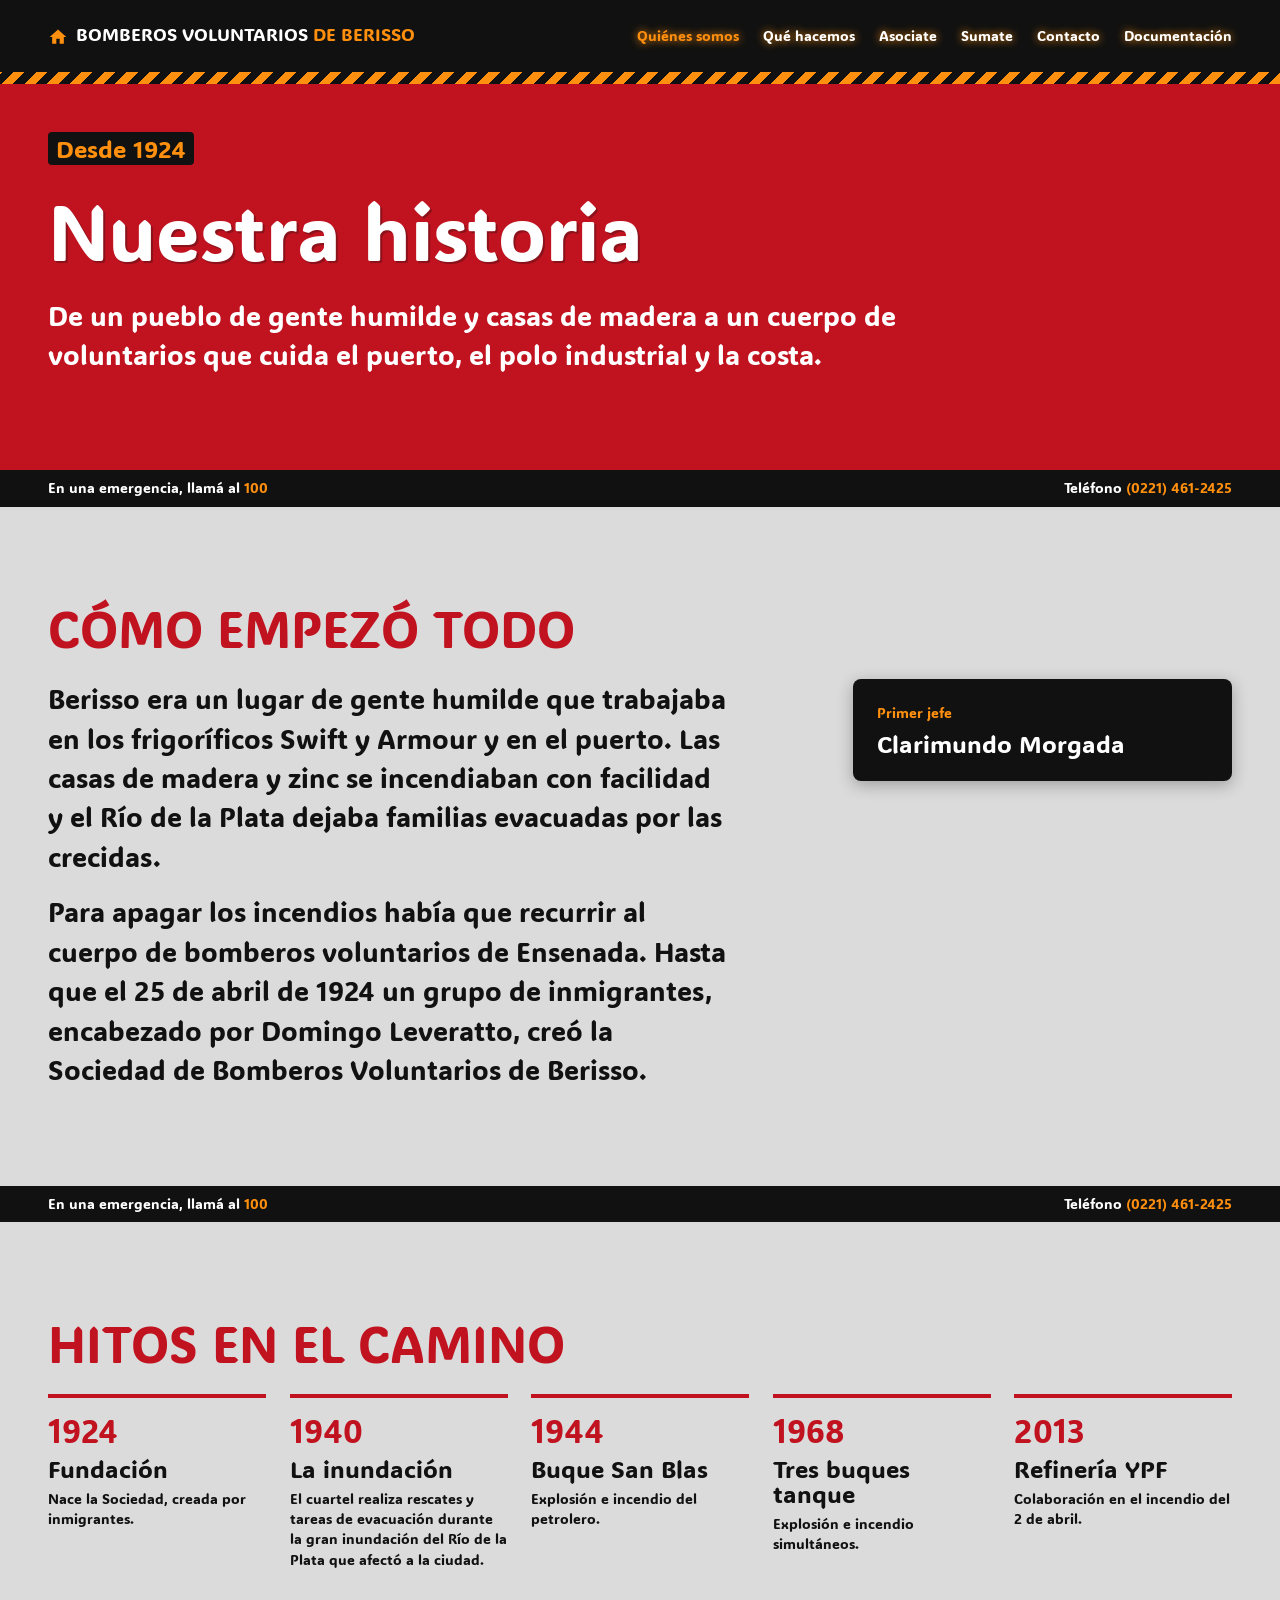
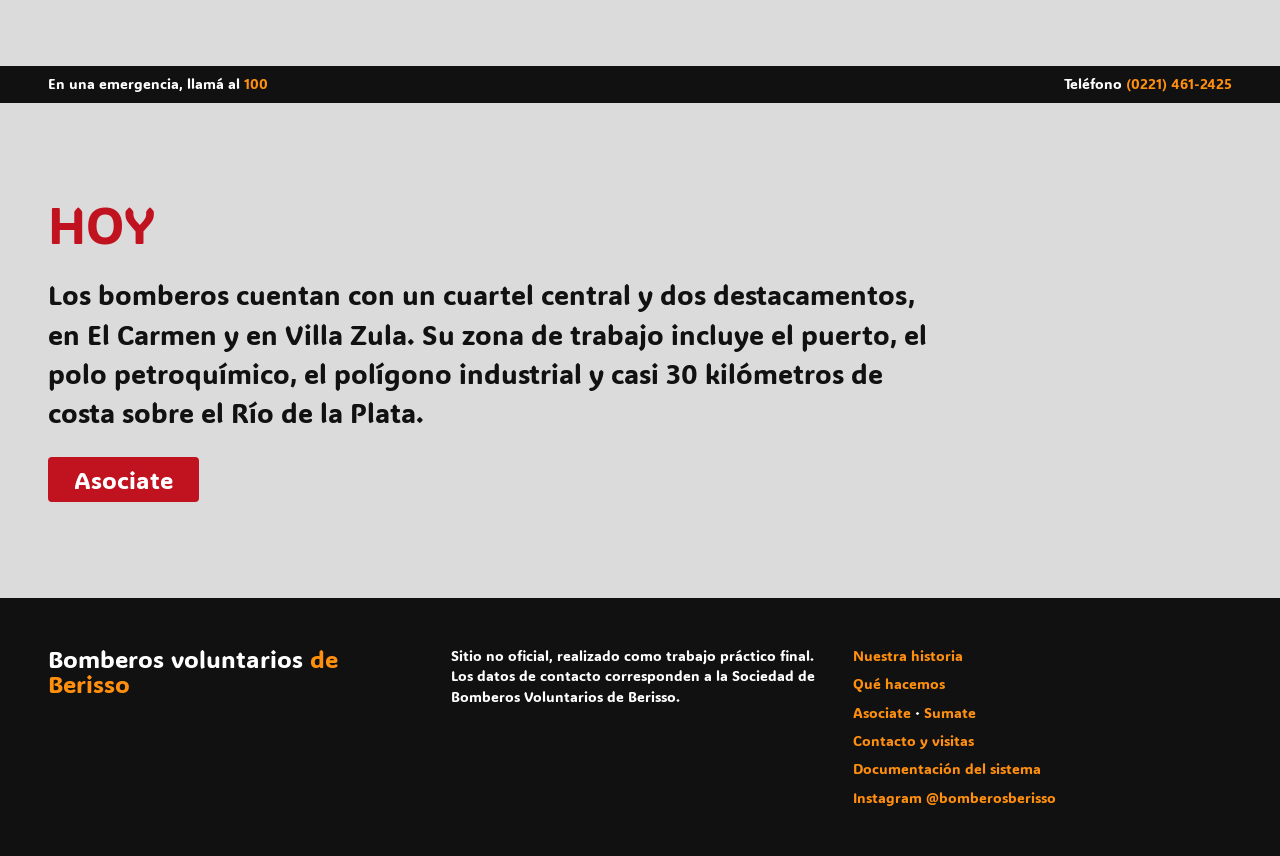
<file: historia.html>
<!DOCTYPE html>
<html lang="es-AR">
<head>
  <meta charset="UTF-8">
  <meta name="viewport" content="width=device-width, initial-scale=1">
  <title>Nuestra historia · Bomberos Voluntarios de Berisso</title>
  <meta name="description" content="La historia de los Bomberos Voluntarios de Berisso desde 1924.">
  <link rel="icon" href="img/favicon.svg" type="image/svg+xml">
  <link rel="stylesheet" href="estilos.css">
</head>
<body>
<svg width="0" height="0" class="sprite" xmlns="http://www.w3.org/2000/svg" aria-hidden="true">
  <symbol id="i-menu" viewBox="0 0 24 24"><path d="M3 6h18v2H3zm0 5h18v2H3zm0 5h18v2H3z"/></symbol>
  <symbol id="i-cerrar" viewBox="0 0 24 24"><path d="M6.4 5 5 6.4 10.6 12 5 17.6 6.4 19l5.6-5.6 5.6 5.6 1.4-1.4-5.6-5.6L19 6.4 17.6 5 12 10.6z"/></symbol>
  <symbol id="i-llama" viewBox="0 0 24 24"><path d="M12.5 1.5c.9 3.6-1.6 5.6-3.1 7.6C8 11 7 12.8 7 15a5 5 0 0 0 10 0c0-2.6-1.4-4.4-2.5-5.7.2 1.7-.3 2.9-1.4 3.5.5-3.7-.4-7.6-.6-11.3z"/></symbol>
  <symbol id="i-auto" viewBox="0 0 24 24"><path d="M5 11l1.5-4.5A2 2 0 0 1 8.4 5h7.2a2 2 0 0 1 1.9 1.5L19 11v7a1 1 0 0 1-1 1h-1a1 1 0 0 1-1-1v-1H8v1a1 1 0 0 1-1 1H6a1 1 0 0 1-1-1zm2.2-1h9.6l-1-3H8.2zM7.5 15a1.5 1.5 0 1 0 0-3 1.5 1.5 0 0 0 0 3zm9 0a1.5 1.5 0 1 0 0-3 1.5 1.5 0 0 0 0 3z"/></symbol>
  <symbol id="i-huella" viewBox="0 0 24 24"><path d="M12 11c-3 0-6 3.6-6 6.2 0 1.7 1.5 2.6 3 2.1 1.2-.4 2-.8 3-.8s1.8.4 3 .8c1.5.5 3-.4 3-2.1C18 14.6 15 11 12 11zM5 7a2 2.5 0 1 0 0 5 2 2.5 0 0 0 0-5zm14 0a2 2.5 0 1 0 0 5 2 2.5 0 0 0 0-5zM9 2.5a2 2.5 0 1 0 0 5 2 2.5 0 0 0 0-5zm6 0a2 2.5 0 1 0 0 5 2 2.5 0 0 0 0-5z"/></symbol>
  <symbol id="i-gota" viewBox="0 0 24 24"><path d="M12 2.5S5 10.2 5 15a7 7 0 0 0 14 0c0-4.8-7-12.5-7-12.5z"/></symbol>
  <symbol id="i-megafono" viewBox="0 0 24 24"><path d="M3 10v4h3l5 4V6l-5 4zm13.5 2A4.5 4.5 0 0 0 14 8v8a4.5 4.5 0 0 0 2.5-4zM14 3.2v2.1a7 7 0 0 1 0 13.4v2.1a9 9 0 0 0 0-17.6z"/></symbol>
  <symbol id="i-casco" viewBox="0 0 24 24"><path d="M2 17h20v2.5H2zM4 16a8 8 0 0 1 6-7.7V5h4v3.3A8 8 0 0 1 20 16z"/></symbol>
  <symbol id="i-telefono" viewBox="0 0 24 24"><path d="M6.6 10.8a15 15 0 0 0 6.6 6.6l2.2-2.2a1 1 0 0 1 1-.25c1.1.4 2.35.6 3.6.6a1 1 0 0 1 1 1V20a1 1 0 0 1-1 1A17 17 0 0 1 3 4a1 1 0 0 1 1-1h3.5a1 1 0 0 1 1 1c0 1.25.2 2.45.6 3.6a1 1 0 0 1-.25 1z"/></symbol>
  <symbol id="i-sirena" viewBox="0 0 24 24"><path d="M12 5a6 6 0 0 0-6 6v5h12v-5a6 6 0 0 0-6-6zM4 17h16v3H4zM11 1h2v2.5h-2zM2.3 5.2l1.4-1.4 1.8 1.8-1.4 1.4zm15.9.4 1.8-1.8 1.4 1.4-1.8 1.8z"/></symbol>
  <symbol id="i-instagram" viewBox="0 0 24 24"><path d="M7 2h10a5 5 0 0 1 5 5v10a5 5 0 0 1-5 5H7a5 5 0 0 1-5-5V7a5 5 0 0 1 5-5zm0 2a3 3 0 0 0-3 3v10a3 3 0 0 0 3 3h10a3 3 0 0 0 3-3V7a3 3 0 0 0-3-3zm5 3.5a4.5 4.5 0 1 1 0 9 4.5 4.5 0 0 1 0-9zm0 2a2.5 2.5 0 1 0 0 5 2.5 2.5 0 0 0 0-5zm5.3-4a1.2 1.2 0 1 1 0 2.4 1.2 1.2 0 0 1 0-2.4z"/></symbol>
  <symbol id="i-ubicacion" viewBox="0 0 24 24"><path d="M12 2a7 7 0 0 0-7 7c0 5.2 7 13 7 13s7-7.8 7-13a7 7 0 0 0-7-7zm0 9.5a2.5 2.5 0 1 1 0-5 2.5 2.5 0 0 1 0 5z"/></symbol>
</svg>

  <a class="saltar" href="#contenido">Saltar al contenido</a>

  <header class="encabezado">
    <div class="grilla encabezado__grilla">
      <a class="encabezado__marca" href="index.html" aria-label="Inicio: Bomberos voluntarios de Berisso">Bomberos voluntarios <span>de Berisso</span></a>
      <a class="encabezado__abrir" href="#menu" aria-label="Abrir menú"><svg width="20" height="20" class="icono" aria-hidden="true" focusable="false"><use href="#i-menu"/></svg></a>
      <nav class="navegacion" id="menu" aria-label="Principal">
        <a class="navegacion__cerrar" href="#" aria-label="Cerrar menú"><svg width="20" height="20" class="icono" aria-hidden="true" focusable="false"><use href="#i-cerrar"/></svg></a>
        <ul class="navegacion__lista">
          <li><a href="historia.html" aria-current="page">Quiénes somos</a></li>
          <li><a href="que-hacemos.html">Qué hacemos</a></li>
          <li><a href="asociate.html">Asociate</a></li>
          <li><a href="sumate.html">Sumate</a></li>
          <li><a href="contacto.html">Contacto</a></li>
          <li><a href="documentacion.html">Documentación</a></li>
        </ul>
        <p class="navegacion__emergencia emergencia">En una emergencia, llamá al <a class="emergencia__numero" href="tel:100">100</a></p>
      </nav>
    </div>
  </header>

  <main id="contenido">
    <section class="hero hero--liso" aria-labelledby="titulo-hero">
      <div class="hero__contenido">
        <div class="grilla hero__grilla">
          <p class="etiqueta etiqueta--grande">Desde 1924</p>
          <h1 class="hero__titulo hero__titulo--normal" id="titulo-hero">Nuestra historia</h1>
          <p class="hero__bajada">De un pueblo de gente humilde y casas de madera a un cuerpo de voluntarios que cuida el puerto, el polo industrial y la costa.</p>
        </div>
      </div>
    </section>

    <aside class="franja" aria-label="Teléfonos de emergencia">
      <div class="grilla">
        <div class="franja__grilla">
          <p class="emergencia">En una emergencia, llamá al <a class="emergencia__numero" href="tel:100">100</a></p>
          <p class="emergencia">Teléfono <a class="emergencia__numero" href="tel:+542214612425">(0221) 461-2425</a></p>
        </div>
      </div>
    </aside>

    <section class="seccion" aria-labelledby="titulo-origen">
      <div class="grilla">
        <h2 class="seccion__titulo" id="titulo-origen">Cómo empezó todo</h2>
        <div class="seccion__texto origen__texto">
          <p>Berisso era un lugar de gente humilde que trabajaba en los frigoríficos Swift y Armour y en el puerto. Las casas de madera y zinc se incendiaban con facilidad y el Río de la Plata dejaba familias evacuadas por las crecidas.</p>
          <p>Para apagar los incendios había que recurrir al cuerpo de bomberos voluntarios de Ensenada. Hasta que el 25 de abril de 1924 un grupo de inmigrantes, encabezado por Domingo Leveratto, creó la Sociedad de Bomberos Voluntarios de Berisso.</p>
        </div>
        <aside class="dato dato--oscuro origen__dato" aria-label="Primer jefe del cuerpo">
          <p class="dato__cifra">Clarimundo Morgada</p>
          <p class="dato__descripcion">Primer jefe</p>
        </aside>
      </div>
    </section>

    <aside class="franja" aria-label="Teléfonos de emergencia">
      <div class="grilla">
        <div class="franja__grilla">
          <p class="emergencia">En una emergencia, llamá al <a class="emergencia__numero" href="tel:100">100</a></p>
          <p class="emergencia">Teléfono <a class="emergencia__numero" href="tel:+542214612425">(0221) 461-2425</a></p>
        </div>
      </div>
    </aside>

    <section class="seccion" aria-labelledby="titulo-hitos">
      <div class="grilla">
        <h2 class="seccion__titulo" id="titulo-hitos">Hitos en el camino</h2>
        <ol class="hitos">
          <li class="hito">
            <article class="hito__contenido">
              <p class="hito__anio"><time datetime="1924">1924</time></p>
              <h3 class="hito__titulo">Fundación</h3>
              <p class="hito__texto">Nace la Sociedad, creada por inmigrantes.</p>
            </article>
          </li>
          <li class="hito">
            <article class="hito__contenido">
              <p class="hito__anio"><time datetime="1940">1940</time></p>
              <h3 class="hito__titulo">La inundación</h3>
              <p class="hito__texto">El cuartel realiza rescates y tareas de evacuación durante la gran inundación del Río de la Plata que afectó a la ciudad.</p>
            </article>
          </li>
          <li class="hito">
            <article class="hito__contenido">
              <p class="hito__anio"><time datetime="1944">1944</time></p>
              <h3 class="hito__titulo">Buque San Blas</h3>
              <p class="hito__texto">Explosión e incendio del petrolero.</p>
            </article>
          </li>
          <li class="hito">
            <article class="hito__contenido">
              <p class="hito__anio"><time datetime="1968">1968</time></p>
              <h3 class="hito__titulo">Tres buques tanque</h3>
              <p class="hito__texto">Explosión e incendio simultáneos.</p>
            </article>
          </li>
          <li class="hito">
            <article class="hito__contenido">
              <p class="hito__anio"><time datetime="2013">2013</time></p>
              <h3 class="hito__titulo">Refinería YPF</h3>
              <p class="hito__texto">Colaboración en el incendio del 2 de abril.</p>
            </article>
          </li>
        </ol>
      </div>
    </section>

    <aside class="franja" aria-label="Teléfonos de emergencia">
      <div class="grilla">
        <div class="franja__grilla">
          <p class="emergencia">En una emergencia, llamá al <a class="emergencia__numero" href="tel:100">100</a></p>
          <p class="emergencia">Teléfono <a class="emergencia__numero" href="tel:+542214612425">(0221) 461-2425</a></p>
        </div>
      </div>
    </aside>

    <section class="seccion" aria-labelledby="titulo-hoy">
      <div class="grilla">
        <h2 class="seccion__titulo" id="titulo-hoy">Hoy</h2>
        <div class="seccion__texto hoy__texto">
          <p>Los bomberos cuentan con un cuartel central y dos destacamentos, en El Carmen y en Villa Zula. Su zona de trabajo incluye el puerto, el polo petroquímico, el polígono industrial y casi 30 kilómetros de costa sobre el Río de la Plata.</p>
        </div>
        <a class="boton seccion__accion" href="asociate.html">Asociate</a>
      </div>
    </section>
  </main>

  <footer class="pie">
    <div class="grilla">
      <div class="pie__bloque">
        <p class="pie__marca">Bomberos voluntarios <span>de Berisso</span></p>
      </div>
      <div class="pie__bloque">
        <p>Sitio no oficial, realizado como trabajo práctico final. Los datos de contacto corresponden a la Sociedad de Bomberos Voluntarios de Berisso.</p>
      </div>
      <nav class="pie__bloque" aria-label="Enlaces del pie">
        <ul class="pie__lista">
          <li><a class="enlace--acento" href="historia.html">Nuestra historia</a></li>
          <li><a class="enlace--acento" href="que-hacemos.html">Qué hacemos</a></li>
          <li><a class="enlace--acento" href="asociate.html">Asociate</a> · <a class="enlace--acento" href="sumate.html">Sumate</a></li>
          <li><a class="enlace--acento" href="contacto.html">Contacto y visitas</a></li>
          <li><a class="enlace--acento" href="documentacion.html">Documentación del sistema</a></li>
          <li><a class="enlace--acento" href="https://www.instagram.com/bomberosberisso/">Instagram @bomberosberisso</a></li>
        </ul>
      </nav>
    </div>
  </footer>
</body>
</html>
</file>
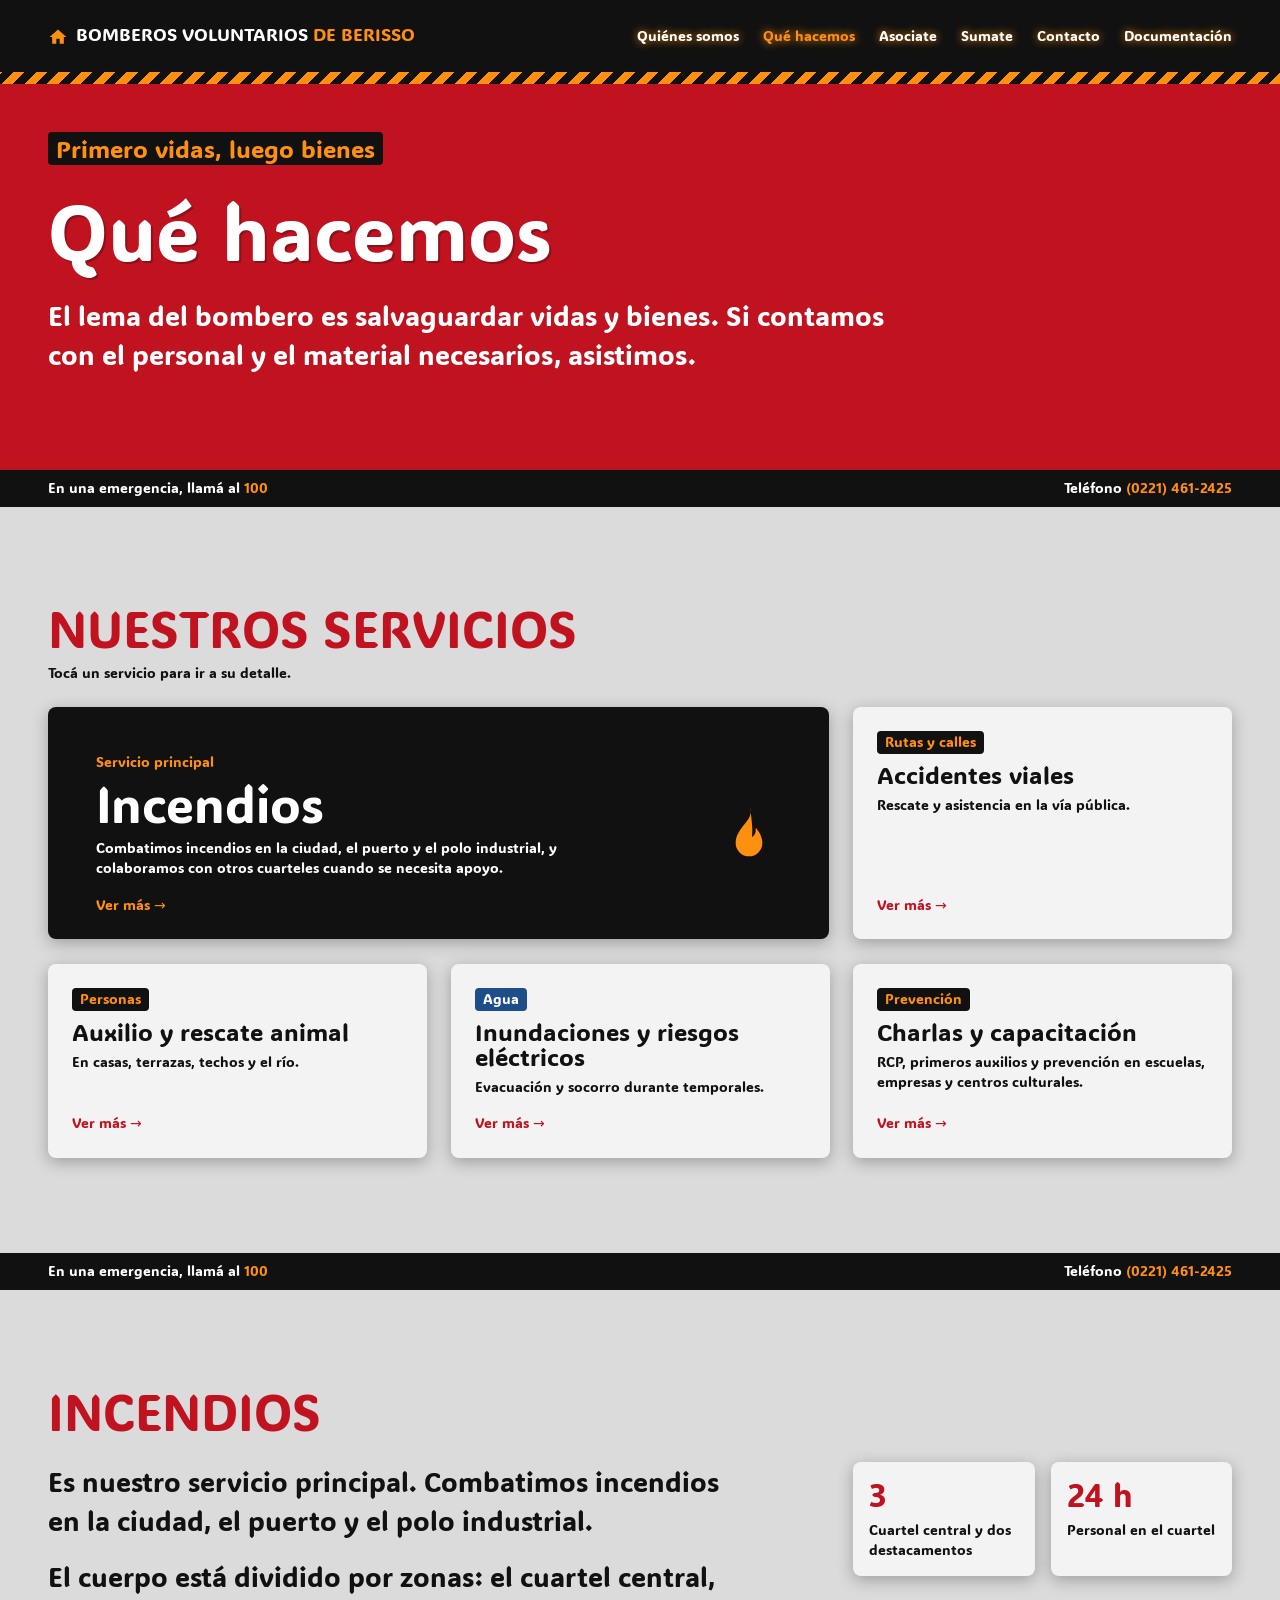
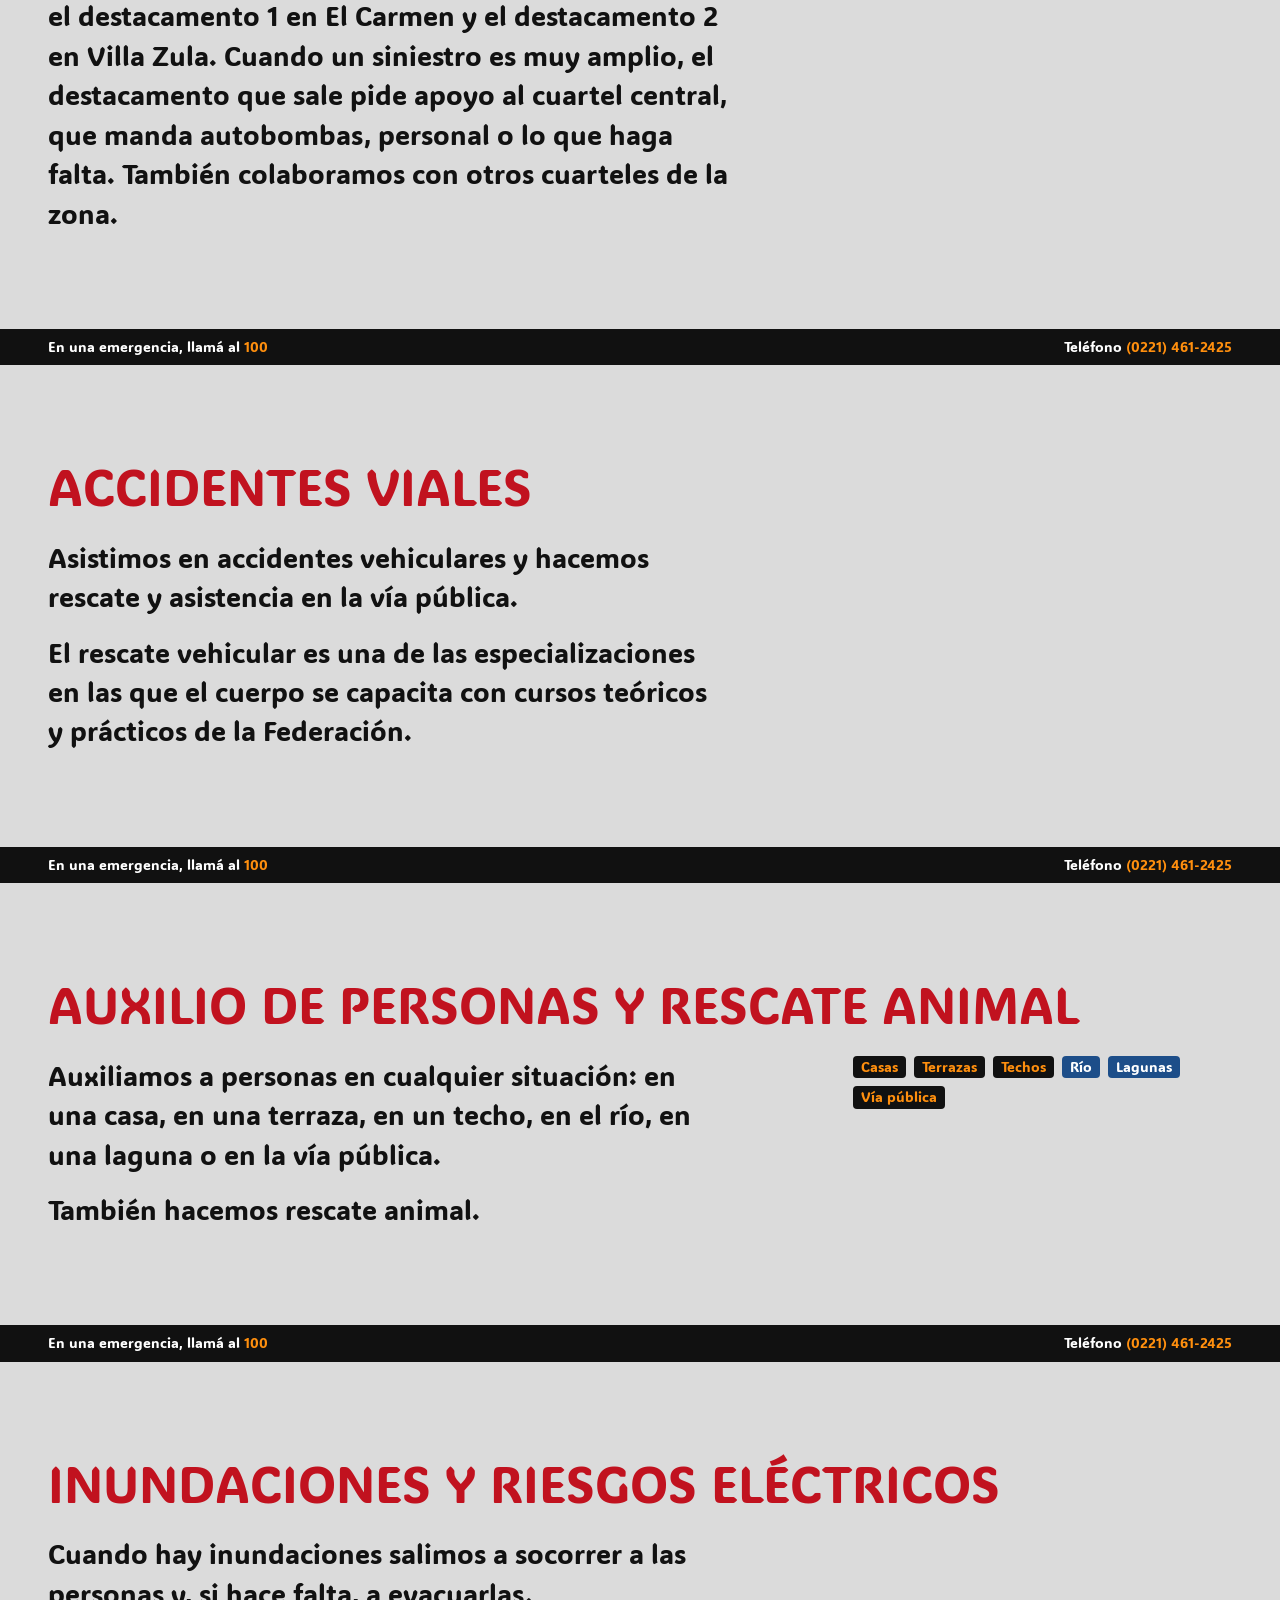
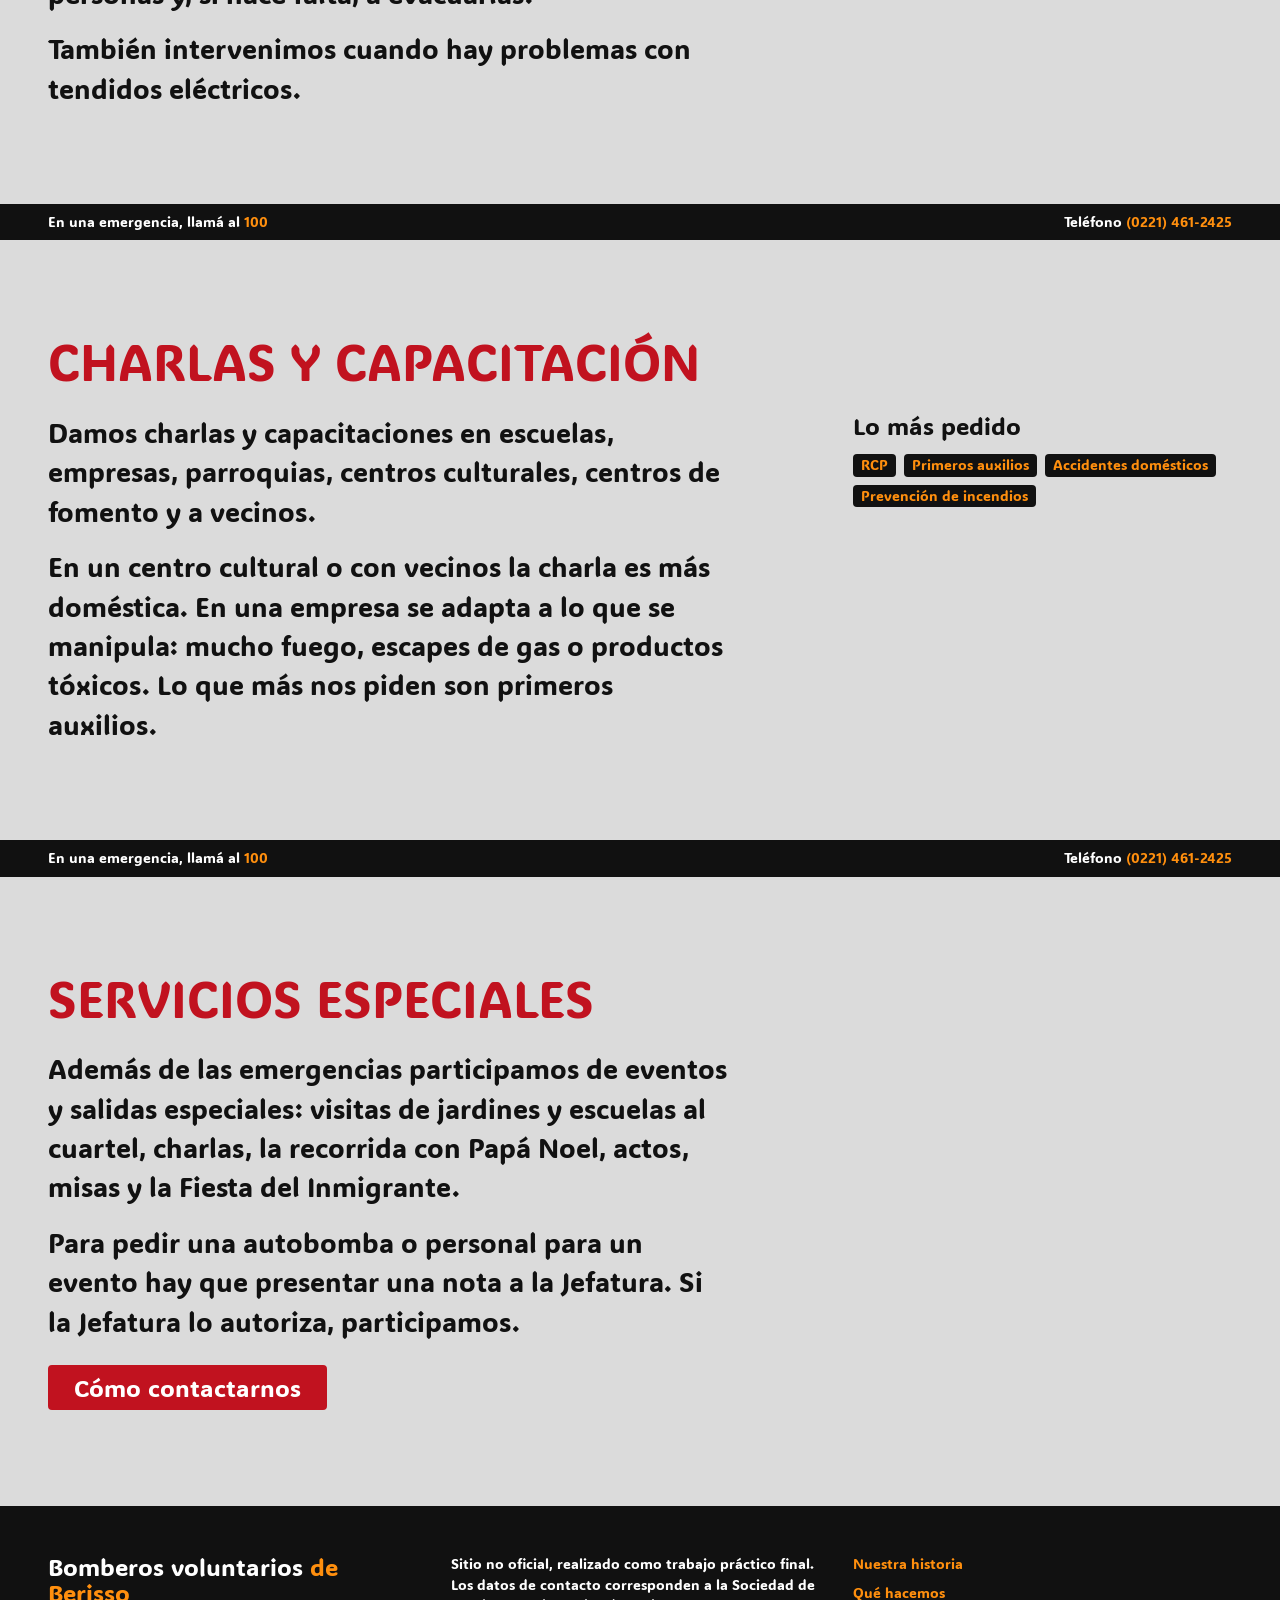
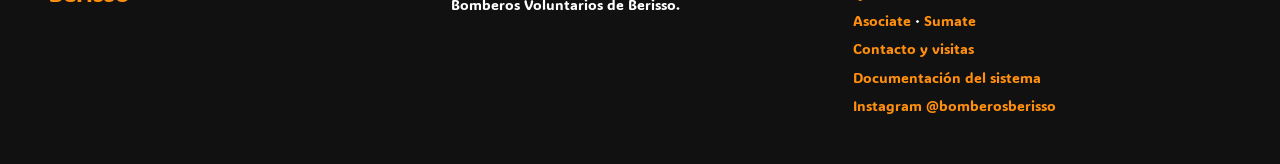
<file: que-hacemos.html>
<!DOCTYPE html>
<html lang="es-AR">
<head>
  <meta charset="UTF-8">
  <meta name="viewport" content="width=device-width, initial-scale=1">
  <title>Qué hacemos · Bomberos Voluntarios de Berisso</title>
  <meta name="description" content="Incendios, accidentes viales, rescates, inundaciones, charlas y servicios especiales.">
  <link rel="icon" href="img/favicon.svg" type="image/svg+xml">
  <link rel="stylesheet" href="estilos.css">
</head>
<body>
<svg width="0" height="0" class="sprite" xmlns="http://www.w3.org/2000/svg" aria-hidden="true">
  <symbol id="i-menu" viewBox="0 0 24 24"><path d="M3 6h18v2H3zm0 5h18v2H3zm0 5h18v2H3z"/></symbol>
  <symbol id="i-cerrar" viewBox="0 0 24 24"><path d="M6.4 5 5 6.4 10.6 12 5 17.6 6.4 19l5.6-5.6 5.6 5.6 1.4-1.4-5.6-5.6L19 6.4 17.6 5 12 10.6z"/></symbol>
  <symbol id="i-llama" viewBox="0 0 24 24"><path d="M12.5 1.5c.9 3.6-1.6 5.6-3.1 7.6C8 11 7 12.8 7 15a5 5 0 0 0 10 0c0-2.6-1.4-4.4-2.5-5.7.2 1.7-.3 2.9-1.4 3.5.5-3.7-.4-7.6-.6-11.3z"/></symbol>
  <symbol id="i-auto" viewBox="0 0 24 24"><path d="M5 11l1.5-4.5A2 2 0 0 1 8.4 5h7.2a2 2 0 0 1 1.9 1.5L19 11v7a1 1 0 0 1-1 1h-1a1 1 0 0 1-1-1v-1H8v1a1 1 0 0 1-1 1H6a1 1 0 0 1-1-1zm2.2-1h9.6l-1-3H8.2zM7.5 15a1.5 1.5 0 1 0 0-3 1.5 1.5 0 0 0 0 3zm9 0a1.5 1.5 0 1 0 0-3 1.5 1.5 0 0 0 0 3z"/></symbol>
  <symbol id="i-huella" viewBox="0 0 24 24"><path d="M12 11c-3 0-6 3.6-6 6.2 0 1.7 1.5 2.6 3 2.1 1.2-.4 2-.8 3-.8s1.8.4 3 .8c1.5.5 3-.4 3-2.1C18 14.6 15 11 12 11zM5 7a2 2.5 0 1 0 0 5 2 2.5 0 0 0 0-5zm14 0a2 2.5 0 1 0 0 5 2 2.5 0 0 0 0-5zM9 2.5a2 2.5 0 1 0 0 5 2 2.5 0 0 0 0-5zm6 0a2 2.5 0 1 0 0 5 2 2.5 0 0 0 0-5z"/></symbol>
  <symbol id="i-gota" viewBox="0 0 24 24"><path d="M12 2.5S5 10.2 5 15a7 7 0 0 0 14 0c0-4.8-7-12.5-7-12.5z"/></symbol>
  <symbol id="i-megafono" viewBox="0 0 24 24"><path d="M3 10v4h3l5 4V6l-5 4zm13.5 2A4.5 4.5 0 0 0 14 8v8a4.5 4.5 0 0 0 2.5-4zM14 3.2v2.1a7 7 0 0 1 0 13.4v2.1a9 9 0 0 0 0-17.6z"/></symbol>
  <symbol id="i-casco" viewBox="0 0 24 24"><path d="M2 17h20v2.5H2zM4 16a8 8 0 0 1 6-7.7V5h4v3.3A8 8 0 0 1 20 16z"/></symbol>
  <symbol id="i-telefono" viewBox="0 0 24 24"><path d="M6.6 10.8a15 15 0 0 0 6.6 6.6l2.2-2.2a1 1 0 0 1 1-.25c1.1.4 2.35.6 3.6.6a1 1 0 0 1 1 1V20a1 1 0 0 1-1 1A17 17 0 0 1 3 4a1 1 0 0 1 1-1h3.5a1 1 0 0 1 1 1c0 1.25.2 2.45.6 3.6a1 1 0 0 1-.25 1z"/></symbol>
  <symbol id="i-sirena" viewBox="0 0 24 24"><path d="M12 5a6 6 0 0 0-6 6v5h12v-5a6 6 0 0 0-6-6zM4 17h16v3H4zM11 1h2v2.5h-2zM2.3 5.2l1.4-1.4 1.8 1.8-1.4 1.4zm15.9.4 1.8-1.8 1.4 1.4-1.8 1.8z"/></symbol>
  <symbol id="i-instagram" viewBox="0 0 24 24"><path d="M7 2h10a5 5 0 0 1 5 5v10a5 5 0 0 1-5 5H7a5 5 0 0 1-5-5V7a5 5 0 0 1 5-5zm0 2a3 3 0 0 0-3 3v10a3 3 0 0 0 3 3h10a3 3 0 0 0 3-3V7a3 3 0 0 0-3-3zm5 3.5a4.5 4.5 0 1 1 0 9 4.5 4.5 0 0 1 0-9zm0 2a2.5 2.5 0 1 0 0 5 2.5 2.5 0 0 0 0-5zm5.3-4a1.2 1.2 0 1 1 0 2.4 1.2 1.2 0 0 1 0-2.4z"/></symbol>
  <symbol id="i-ubicacion" viewBox="0 0 24 24"><path d="M12 2a7 7 0 0 0-7 7c0 5.2 7 13 7 13s7-7.8 7-13a7 7 0 0 0-7-7zm0 9.5a2.5 2.5 0 1 1 0-5 2.5 2.5 0 0 1 0 5z"/></symbol>
</svg>

  <a class="saltar" href="#contenido">Saltar al contenido</a>

  <header class="encabezado">
    <div class="grilla encabezado__grilla">
      <a class="encabezado__marca" href="index.html" aria-label="Inicio: Bomberos voluntarios de Berisso">Bomberos voluntarios <span>de Berisso</span></a>
      <a class="encabezado__abrir" href="#menu" aria-label="Abrir menú"><svg width="20" height="20" class="icono" aria-hidden="true" focusable="false"><use href="#i-menu"/></svg></a>
      <nav class="navegacion" id="menu" aria-label="Principal">
        <a class="navegacion__cerrar" href="#" aria-label="Cerrar menú"><svg width="20" height="20" class="icono" aria-hidden="true" focusable="false"><use href="#i-cerrar"/></svg></a>
        <ul class="navegacion__lista">
          <li><a href="historia.html">Quiénes somos</a></li>
          <li><a href="que-hacemos.html" aria-current="page">Qué hacemos</a></li>
          <li><a href="asociate.html">Asociate</a></li>
          <li><a href="sumate.html">Sumate</a></li>
          <li><a href="contacto.html">Contacto</a></li>
          <li><a href="documentacion.html">Documentación</a></li>
        </ul>
        <p class="navegacion__emergencia emergencia">En una emergencia, llamá al <a class="emergencia__numero" href="tel:100">100</a></p>
      </nav>
    </div>
  </header>

  <main id="contenido">
    <section class="hero hero--liso" aria-labelledby="titulo-hero">
      <div class="hero__contenido">
        <div class="grilla hero__grilla">
          <p class="etiqueta etiqueta--grande">Primero vidas, luego bienes</p>
          <h1 class="hero__titulo hero__titulo--normal" id="titulo-hero">Qué hacemos</h1>
          <p class="hero__bajada">El lema del bombero es salvaguardar vidas y bienes. Si contamos con el personal y el material necesarios, asistimos.</p>
        </div>
      </div>
    </section>

    <aside class="franja" aria-label="Teléfonos de emergencia">
      <div class="grilla">
        <div class="franja__grilla">
          <p class="emergencia">En una emergencia, llamá al <a class="emergencia__numero" href="tel:100">100</a></p>
          <p class="emergencia">Teléfono <a class="emergencia__numero" href="tel:+542214612425">(0221) 461-2425</a></p>
        </div>
      </div>
    </aside>

    <section class="seccion" id="servicios" aria-labelledby="titulo-servicios">
      <div class="grilla">
        <h2 class="seccion__titulo" id="titulo-servicios">Nuestros servicios</h2>
        <p class="seccion__bajada">Tocá un servicio para ir a su detalle.</p>
        <ul class="servicios">
          <li class="servicios__item servicios__item--destacado">
            <article class="tarjeta tarjeta--enlace tarjeta--destacada">
              <div class="tarjeta__contenido">
                <p class="etiqueta etiqueta--texto">Servicio principal</p>
                <h3 class="tarjeta__titulo"><a class="tarjeta__enlace" href="#incendios">Incendios</a></h3>
                <p class="tarjeta__texto">Combatimos incendios en la ciudad, el puerto y el polo industrial, y colaboramos con otros cuarteles cuando se necesita apoyo.</p>
                <p class="tarjeta__mas" aria-hidden="true">Ver más →</p>
                <svg width="20" height="20" class="icono tarjeta__icono" aria-hidden="true" focusable="false"><use href="#i-llama"/></svg>
              </div>
            </article>
          </li>
          <li class="servicios__item">
            <article class="tarjeta tarjeta--enlace">
              <div class="tarjeta__contenido">
                <p class="etiqueta">Rutas y calles</p>
                <h3 class="tarjeta__titulo"><a class="tarjeta__enlace" href="#accidentes">Accidentes viales</a></h3>
                <p class="tarjeta__texto">Rescate y asistencia en la vía pública.</p>
                <p class="tarjeta__mas" aria-hidden="true">Ver más →</p>
                <svg width="20" height="20" class="icono tarjeta__icono" aria-hidden="true" focusable="false"><use href="#i-auto"/></svg>
              </div>
            </article>
          </li>
          <li class="servicios__item">
            <article class="tarjeta tarjeta--enlace">
              <div class="tarjeta__contenido">
                <p class="etiqueta">Personas</p>
                <h3 class="tarjeta__titulo"><a class="tarjeta__enlace" href="#rescate">Auxilio y rescate animal</a></h3>
                <p class="tarjeta__texto">En casas, terrazas, techos y el río.</p>
                <p class="tarjeta__mas" aria-hidden="true">Ver más →</p>
                <svg width="20" height="20" class="icono tarjeta__icono" aria-hidden="true" focusable="false"><use href="#i-huella"/></svg>
              </div>
            </article>
          </li>
          <li class="servicios__item">
            <article class="tarjeta tarjeta--enlace">
              <div class="tarjeta__contenido">
                <p class="etiqueta etiqueta--agua">Agua</p>
                <h3 class="tarjeta__titulo"><a class="tarjeta__enlace" href="#inundaciones">Inundaciones y riesgos eléctricos</a></h3>
                <p class="tarjeta__texto">Evacuación y socorro durante temporales.</p>
                <p class="tarjeta__mas" aria-hidden="true">Ver más →</p>
                <svg width="20" height="20" class="icono tarjeta__icono" aria-hidden="true" focusable="false"><use href="#i-gota"/></svg>
              </div>
            </article>
          </li>
          <li class="servicios__item">
            <article class="tarjeta tarjeta--enlace">
              <div class="tarjeta__contenido">
                <p class="etiqueta">Prevención</p>
                <h3 class="tarjeta__titulo"><a class="tarjeta__enlace" href="#charlas">Charlas y capacitación</a></h3>
                <p class="tarjeta__texto">RCP, primeros auxilios y prevención en escuelas, empresas y centros culturales.</p>
                <p class="tarjeta__mas" aria-hidden="true">Ver más →</p>
                <svg width="20" height="20" class="icono tarjeta__icono" aria-hidden="true" focusable="false"><use href="#i-megafono"/></svg>
              </div>
            </article>
          </li>
        </ul>
      </div>
    </section>

    <aside class="franja" aria-label="Teléfonos de emergencia">
      <div class="grilla">
        <div class="franja__grilla">
          <p class="emergencia">En una emergencia, llamá al <a class="emergencia__numero" href="tel:100">100</a></p>
          <p class="emergencia">Teléfono <a class="emergencia__numero" href="tel:+542214612425">(0221) 461-2425</a></p>
        </div>
      </div>
    </aside>

    <section class="seccion" id="incendios" aria-labelledby="titulo-incendios">
      <div class="grilla">
        <h2 class="seccion__titulo" id="titulo-incendios">Incendios</h2>
        <div class="seccion__texto columna-principal">
          <p>Es nuestro servicio principal. Combatimos incendios en la ciudad, el puerto y el polo industrial.</p>
          <p>El cuerpo está dividido por zonas: el cuartel central, el destacamento 1 en El Carmen y el destacamento 2 en Villa Zula. Cuando un siniestro es muy amplio, el destacamento que sale pide apoyo al cuartel central, que manda autobombas, personal o lo que haga falta. También colaboramos con otros cuarteles de la zona.</p>
        </div>
        <ul class="datos columna-lateral">
          <li class="dato">
            <p class="dato__cifra">3</p>
            <p class="dato__descripcion">Cuartel central y dos destacamentos</p>
          </li>
          <li class="dato">
            <p class="dato__cifra">24 h</p>
            <p class="dato__descripcion">Personal en el cuartel</p>
          </li>
        </ul>
      </div>
    </section>

    <aside class="franja" aria-label="Teléfonos de emergencia">
      <div class="grilla">
        <div class="franja__grilla">
          <p class="emergencia">En una emergencia, llamá al <a class="emergencia__numero" href="tel:100">100</a></p>
          <p class="emergencia">Teléfono <a class="emergencia__numero" href="tel:+542214612425">(0221) 461-2425</a></p>
        </div>
      </div>
    </aside>

    <section class="seccion" id="accidentes" aria-labelledby="titulo-accidentes">
      <div class="grilla">
        <h2 class="seccion__titulo" id="titulo-accidentes">Accidentes viales</h2>
        <div class="seccion__texto columna-principal">
          <p>Asistimos en accidentes vehiculares y hacemos rescate y asistencia en la vía pública.</p>
          <p>El rescate vehicular es una de las especializaciones en las que el cuerpo se capacita con cursos teóricos y prácticos de la Federación.</p>
        </div>
      </div>
    </section>

    <aside class="franja" aria-label="Teléfonos de emergencia">
      <div class="grilla">
        <div class="franja__grilla">
          <p class="emergencia">En una emergencia, llamá al <a class="emergencia__numero" href="tel:100">100</a></p>
          <p class="emergencia">Teléfono <a class="emergencia__numero" href="tel:+542214612425">(0221) 461-2425</a></p>
        </div>
      </div>
    </aside>

    <section class="seccion" id="rescate" aria-labelledby="titulo-rescate">
      <div class="grilla">
        <h2 class="seccion__titulo" id="titulo-rescate">Auxilio de personas y rescate animal</h2>
        <div class="seccion__texto columna-principal">
          <p>Auxiliamos a personas en cualquier situación: en una casa, en una terraza, en un techo, en el río, en una laguna o en la vía pública.</p>
          <p>También hacemos rescate animal.</p>
        </div>
        <ul class="etiquetas columna-lateral" aria-label="Lugares donde asistimos">
          <li class="etiqueta">Casas</li>
          <li class="etiqueta">Terrazas</li>
          <li class="etiqueta">Techos</li>
          <li class="etiqueta etiqueta--agua">Río</li>
          <li class="etiqueta etiqueta--agua">Lagunas</li>
          <li class="etiqueta">Vía pública</li>
        </ul>
      </div>
    </section>

    <aside class="franja" aria-label="Teléfonos de emergencia">
      <div class="grilla">
        <div class="franja__grilla">
          <p class="emergencia">En una emergencia, llamá al <a class="emergencia__numero" href="tel:100">100</a></p>
          <p class="emergencia">Teléfono <a class="emergencia__numero" href="tel:+542214612425">(0221) 461-2425</a></p>
        </div>
      </div>
    </aside>

    <section class="seccion" id="inundaciones" aria-labelledby="titulo-inundaciones">
      <div class="grilla">
        <h2 class="seccion__titulo" id="titulo-inundaciones">Inundaciones y riesgos eléctricos</h2>
        <div class="seccion__texto columna-principal">
          <p>Cuando hay inundaciones salimos a socorrer a las personas y, si hace falta, a evacuarlas.</p>
          <p>También intervenimos cuando hay problemas con tendidos eléctricos.</p>
        </div>
      </div>
    </section>

    <aside class="franja" aria-label="Teléfonos de emergencia">
      <div class="grilla">
        <div class="franja__grilla">
          <p class="emergencia">En una emergencia, llamá al <a class="emergencia__numero" href="tel:100">100</a></p>
          <p class="emergencia">Teléfono <a class="emergencia__numero" href="tel:+542214612425">(0221) 461-2425</a></p>
        </div>
      </div>
    </aside>

    <section class="seccion" id="charlas" aria-labelledby="titulo-charlas">
      <div class="grilla">
        <h2 class="seccion__titulo" id="titulo-charlas">Charlas y capacitación</h2>
        <div class="seccion__texto columna-principal">
          <p>Damos charlas y capacitaciones en escuelas, empresas, parroquias, centros culturales, centros de fomento y a vecinos.</p>
          <p>En un centro cultural o con vecinos la charla es más doméstica. En una empresa se adapta a lo que se manipula: mucho fuego, escapes de gas o productos tóxicos. Lo que más nos piden son primeros auxilios.</p>
        </div>
        <div class="columna-lateral seccion__texto">
          <h3 class="subtitulo">Lo más pedido</h3>
          <ul class="etiquetas">
            <li class="etiqueta">RCP</li>
            <li class="etiqueta">Primeros auxilios</li>
            <li class="etiqueta">Accidentes domésticos</li>
            <li class="etiqueta">Prevención de incendios</li>
          </ul>
        </div>
      </div>
    </section>

    <aside class="franja" aria-label="Teléfonos de emergencia">
      <div class="grilla">
        <div class="franja__grilla">
          <p class="emergencia">En una emergencia, llamá al <a class="emergencia__numero" href="tel:100">100</a></p>
          <p class="emergencia">Teléfono <a class="emergencia__numero" href="tel:+542214612425">(0221) 461-2425</a></p>
        </div>
      </div>
    </aside>

    <section class="seccion" id="especiales" aria-labelledby="titulo-especiales">
      <div class="grilla">
        <h2 class="seccion__titulo" id="titulo-especiales">Servicios especiales</h2>
        <div class="seccion__texto columna-principal">
          <p>Además de las emergencias participamos de eventos y salidas especiales: visitas de jardines y escuelas al cuartel, charlas, la recorrida con Papá Noel, actos, misas y la Fiesta del Inmigrante.</p>
          <p>Para pedir una autobomba o personal para un evento hay que presentar una nota a la Jefatura. Si la Jefatura lo autoriza, participamos.</p>
        </div>
        <a class="boton seccion__accion" href="contacto.html">Cómo contactarnos</a>
      </div>
    </section>
  </main>

  <footer class="pie">
    <div class="grilla">
      <div class="pie__bloque">
        <p class="pie__marca">Bomberos voluntarios <span>de Berisso</span></p>
      </div>
      <div class="pie__bloque">
        <p>Sitio no oficial, realizado como trabajo práctico final. Los datos de contacto corresponden a la Sociedad de Bomberos Voluntarios de Berisso.</p>
      </div>
      <nav class="pie__bloque" aria-label="Enlaces del pie">
        <ul class="pie__lista">
          <li><a class="enlace--acento" href="historia.html">Nuestra historia</a></li>
          <li><a class="enlace--acento" href="que-hacemos.html">Qué hacemos</a></li>
          <li><a class="enlace--acento" href="asociate.html">Asociate</a> · <a class="enlace--acento" href="sumate.html">Sumate</a></li>
          <li><a class="enlace--acento" href="contacto.html">Contacto y visitas</a></li>
          <li><a class="enlace--acento" href="documentacion.html">Documentación del sistema</a></li>
          <li><a class="enlace--acento" href="https://www.instagram.com/bomberosberisso/">Instagram @bomberosberisso</a></li>
        </ul>
      </nav>
    </div>
  </footer>
</body>
</html>
</file>
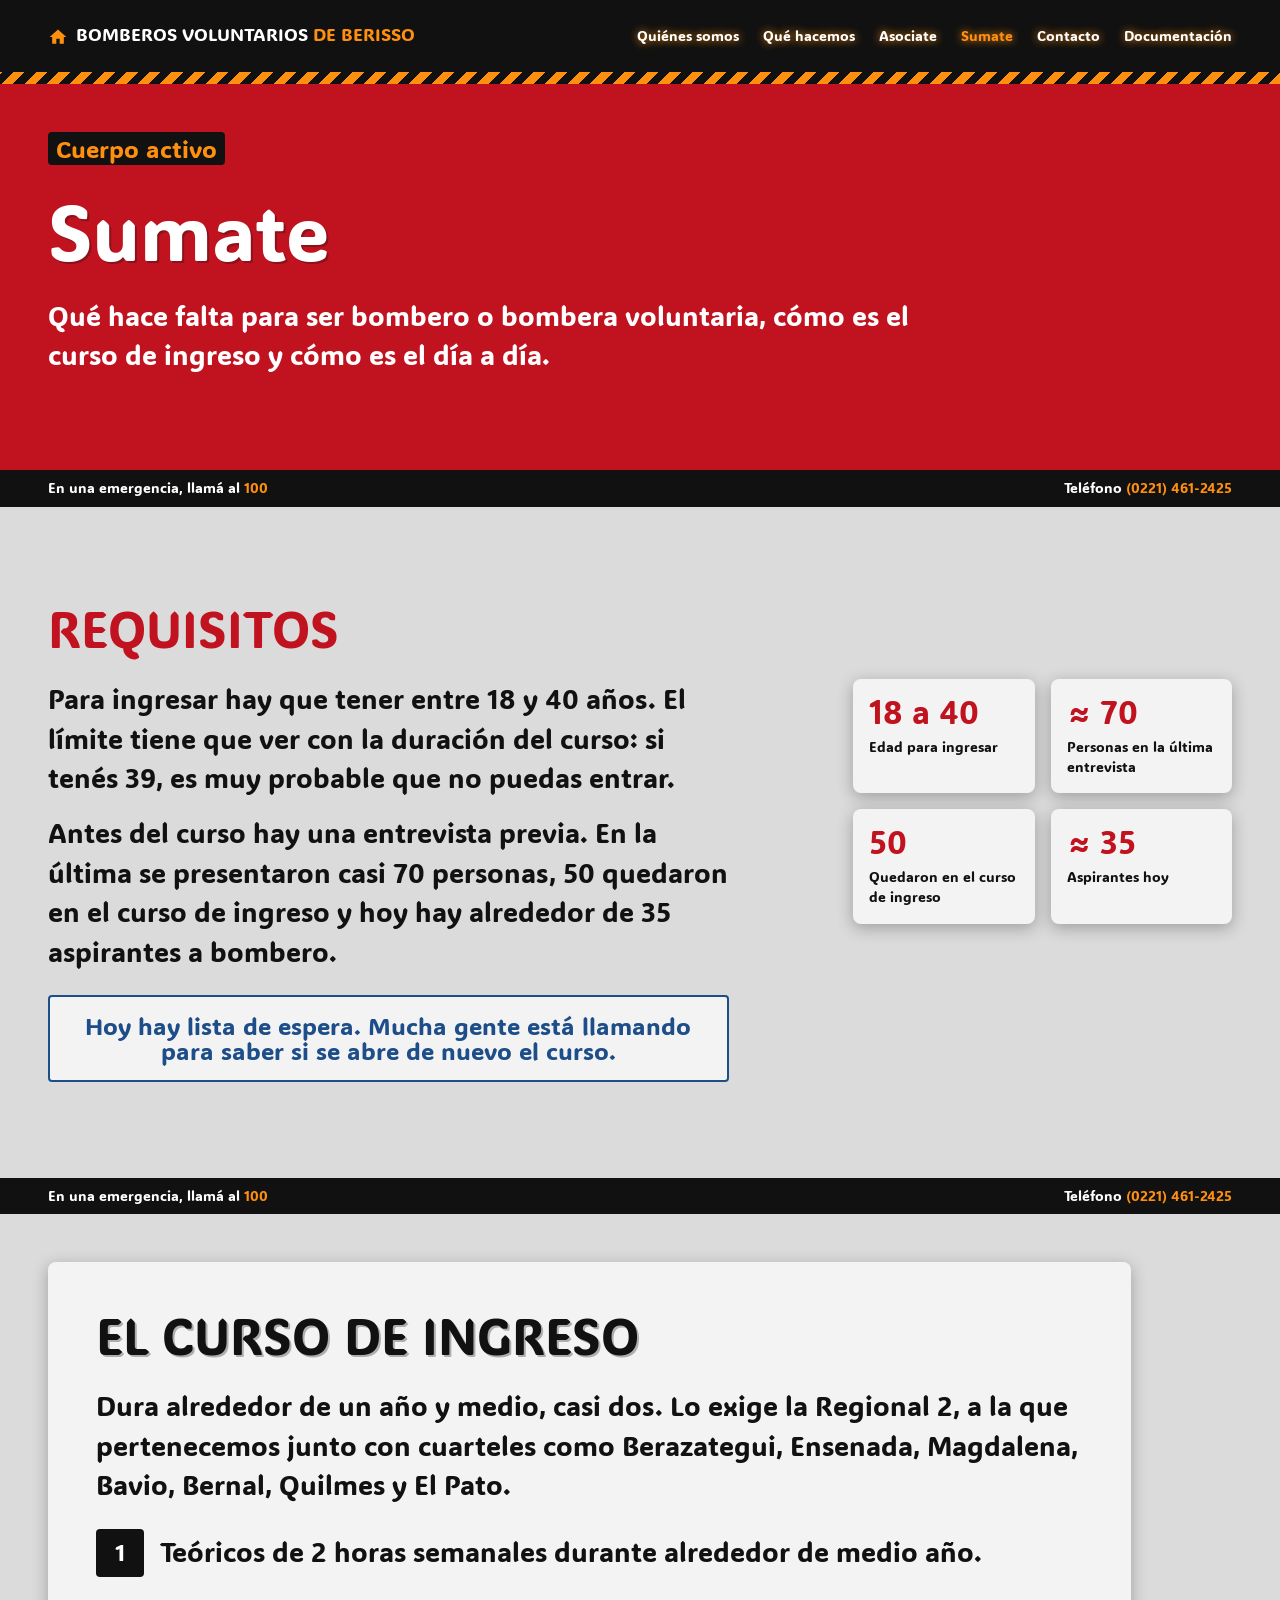
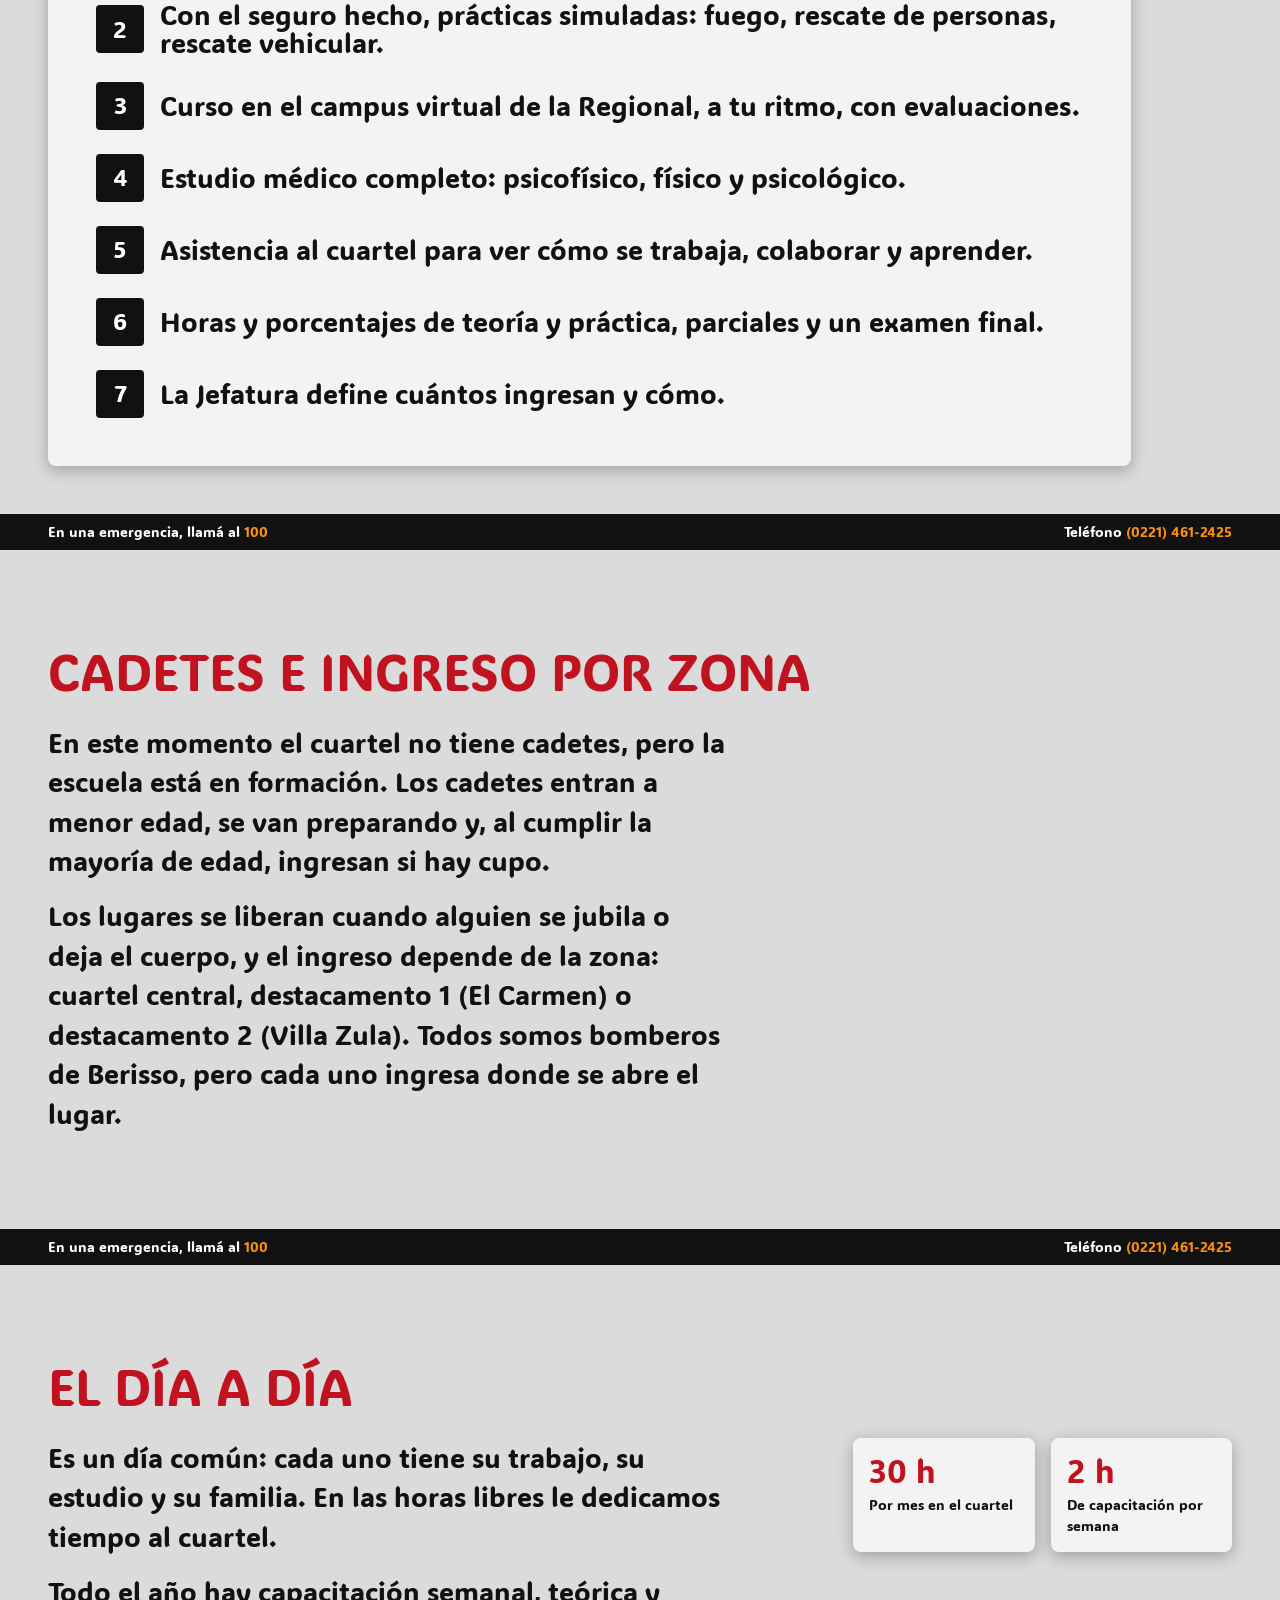
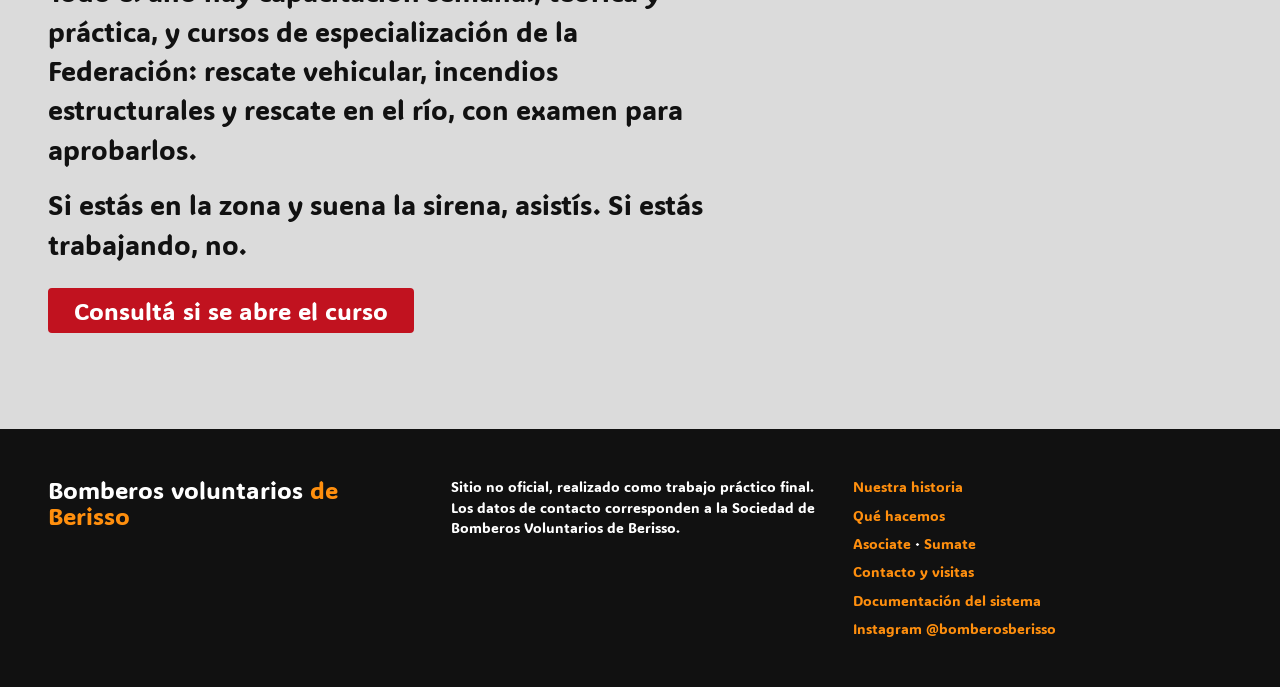
<file: sumate.html>
<!DOCTYPE html>
<html lang="es-AR">
<head>
  <meta charset="UTF-8">
  <meta name="viewport" content="width=device-width, initial-scale=1">
  <title>Sumate al cuerpo activo · Bomberos Voluntarios de Berisso</title>
  <meta name="description" content="Requisitos, curso de ingreso y día a día del bombero voluntario.">
  <link rel="icon" href="img/favicon.svg" type="image/svg+xml">
  <link rel="stylesheet" href="estilos.css">
</head>
<body>
<svg width="0" height="0" class="sprite" xmlns="http://www.w3.org/2000/svg" aria-hidden="true">
  <symbol id="i-menu" viewBox="0 0 24 24"><path d="M3 6h18v2H3zm0 5h18v2H3zm0 5h18v2H3z"/></symbol>
  <symbol id="i-cerrar" viewBox="0 0 24 24"><path d="M6.4 5 5 6.4 10.6 12 5 17.6 6.4 19l5.6-5.6 5.6 5.6 1.4-1.4-5.6-5.6L19 6.4 17.6 5 12 10.6z"/></symbol>
  <symbol id="i-llama" viewBox="0 0 24 24"><path d="M12.5 1.5c.9 3.6-1.6 5.6-3.1 7.6C8 11 7 12.8 7 15a5 5 0 0 0 10 0c0-2.6-1.4-4.4-2.5-5.7.2 1.7-.3 2.9-1.4 3.5.5-3.7-.4-7.6-.6-11.3z"/></symbol>
  <symbol id="i-auto" viewBox="0 0 24 24"><path d="M5 11l1.5-4.5A2 2 0 0 1 8.4 5h7.2a2 2 0 0 1 1.9 1.5L19 11v7a1 1 0 0 1-1 1h-1a1 1 0 0 1-1-1v-1H8v1a1 1 0 0 1-1 1H6a1 1 0 0 1-1-1zm2.2-1h9.6l-1-3H8.2zM7.5 15a1.5 1.5 0 1 0 0-3 1.5 1.5 0 0 0 0 3zm9 0a1.5 1.5 0 1 0 0-3 1.5 1.5 0 0 0 0 3z"/></symbol>
  <symbol id="i-huella" viewBox="0 0 24 24"><path d="M12 11c-3 0-6 3.6-6 6.2 0 1.7 1.5 2.6 3 2.1 1.2-.4 2-.8 3-.8s1.8.4 3 .8c1.5.5 3-.4 3-2.1C18 14.6 15 11 12 11zM5 7a2 2.5 0 1 0 0 5 2 2.5 0 0 0 0-5zm14 0a2 2.5 0 1 0 0 5 2 2.5 0 0 0 0-5zM9 2.5a2 2.5 0 1 0 0 5 2 2.5 0 0 0 0-5zm6 0a2 2.5 0 1 0 0 5 2 2.5 0 0 0 0-5z"/></symbol>
  <symbol id="i-gota" viewBox="0 0 24 24"><path d="M12 2.5S5 10.2 5 15a7 7 0 0 0 14 0c0-4.8-7-12.5-7-12.5z"/></symbol>
  <symbol id="i-megafono" viewBox="0 0 24 24"><path d="M3 10v4h3l5 4V6l-5 4zm13.5 2A4.5 4.5 0 0 0 14 8v8a4.5 4.5 0 0 0 2.5-4zM14 3.2v2.1a7 7 0 0 1 0 13.4v2.1a9 9 0 0 0 0-17.6z"/></symbol>
  <symbol id="i-casco" viewBox="0 0 24 24"><path d="M2 17h20v2.5H2zM4 16a8 8 0 0 1 6-7.7V5h4v3.3A8 8 0 0 1 20 16z"/></symbol>
  <symbol id="i-telefono" viewBox="0 0 24 24"><path d="M6.6 10.8a15 15 0 0 0 6.6 6.6l2.2-2.2a1 1 0 0 1 1-.25c1.1.4 2.35.6 3.6.6a1 1 0 0 1 1 1V20a1 1 0 0 1-1 1A17 17 0 0 1 3 4a1 1 0 0 1 1-1h3.5a1 1 0 0 1 1 1c0 1.25.2 2.45.6 3.6a1 1 0 0 1-.25 1z"/></symbol>
  <symbol id="i-sirena" viewBox="0 0 24 24"><path d="M12 5a6 6 0 0 0-6 6v5h12v-5a6 6 0 0 0-6-6zM4 17h16v3H4zM11 1h2v2.5h-2zM2.3 5.2l1.4-1.4 1.8 1.8-1.4 1.4zm15.9.4 1.8-1.8 1.4 1.4-1.8 1.8z"/></symbol>
  <symbol id="i-instagram" viewBox="0 0 24 24"><path d="M7 2h10a5 5 0 0 1 5 5v10a5 5 0 0 1-5 5H7a5 5 0 0 1-5-5V7a5 5 0 0 1 5-5zm0 2a3 3 0 0 0-3 3v10a3 3 0 0 0 3 3h10a3 3 0 0 0 3-3V7a3 3 0 0 0-3-3zm5 3.5a4.5 4.5 0 1 1 0 9 4.5 4.5 0 0 1 0-9zm0 2a2.5 2.5 0 1 0 0 5 2.5 2.5 0 0 0 0-5zm5.3-4a1.2 1.2 0 1 1 0 2.4 1.2 1.2 0 0 1 0-2.4z"/></symbol>
  <symbol id="i-ubicacion" viewBox="0 0 24 24"><path d="M12 2a7 7 0 0 0-7 7c0 5.2 7 13 7 13s7-7.8 7-13a7 7 0 0 0-7-7zm0 9.5a2.5 2.5 0 1 1 0-5 2.5 2.5 0 0 1 0 5z"/></symbol>
</svg>

  <a class="saltar" href="#contenido">Saltar al contenido</a>

  <header class="encabezado">
    <div class="grilla encabezado__grilla">
      <a class="encabezado__marca" href="index.html" aria-label="Inicio: Bomberos voluntarios de Berisso">Bomberos voluntarios <span>de Berisso</span></a>
      <a class="encabezado__abrir" href="#menu" aria-label="Abrir menú"><svg width="20" height="20" class="icono" aria-hidden="true" focusable="false"><use href="#i-menu"/></svg></a>
      <nav class="navegacion" id="menu" aria-label="Principal">
        <a class="navegacion__cerrar" href="#" aria-label="Cerrar menú"><svg width="20" height="20" class="icono" aria-hidden="true" focusable="false"><use href="#i-cerrar"/></svg></a>
        <ul class="navegacion__lista">
          <li><a href="historia.html">Quiénes somos</a></li>
          <li><a href="que-hacemos.html">Qué hacemos</a></li>
          <li><a href="asociate.html">Asociate</a></li>
          <li><a href="sumate.html" aria-current="page">Sumate</a></li>
          <li><a href="contacto.html">Contacto</a></li>
          <li><a href="documentacion.html">Documentación</a></li>
        </ul>
        <p class="navegacion__emergencia emergencia">En una emergencia, llamá al <a class="emergencia__numero" href="tel:100">100</a></p>
      </nav>
    </div>
  </header>

  <main id="contenido">
    <section class="hero hero--liso" aria-labelledby="titulo-hero">
      <div class="hero__contenido">
        <div class="grilla hero__grilla">
          <p class="etiqueta etiqueta--grande">Cuerpo activo</p>
          <h1 class="hero__titulo hero__titulo--normal" id="titulo-hero">Sumate</h1>
          <p class="hero__bajada">Qué hace falta para ser bombero o bombera voluntaria, cómo es el curso de ingreso y cómo es el día a día.</p>
        </div>
      </div>
    </section>

    <aside class="franja" aria-label="Teléfonos de emergencia">
      <div class="grilla">
        <div class="franja__grilla">
          <p class="emergencia">En una emergencia, llamá al <a class="emergencia__numero" href="tel:100">100</a></p>
          <p class="emergencia">Teléfono <a class="emergencia__numero" href="tel:+542214612425">(0221) 461-2425</a></p>
        </div>
      </div>
    </aside>

    <section class="seccion" id="requisitos" aria-labelledby="titulo-requisitos">
      <div class="grilla">
        <h2 class="seccion__titulo" id="titulo-requisitos">Requisitos</h2>
        <div class="seccion__texto columna-principal">
          <p>Para ingresar hay que tener entre 18 y 40 años. El límite tiene que ver con la duración del curso: si tenés 39, es muy probable que no puedas entrar.</p>
          <p>Antes del curso hay una entrevista previa. En la última se presentaron casi 70 personas, 50 quedaron en el curso de ingreso y hoy hay alrededor de 35 aspirantes a bombero.</p>
        </div>
        <ul class="datos columna-lateral">
          <li class="dato">
            <p class="dato__cifra">18 a 40</p>
            <p class="dato__descripcion">Edad para ingresar</p>
          </li>
          <li class="dato">
            <p class="dato__cifra">≈ 70</p>
            <p class="dato__descripcion">Personas en la última entrevista</p>
          </li>
          <li class="dato">
            <p class="dato__cifra">50</p>
            <p class="dato__descripcion">Quedaron en el curso de ingreso</p>
          </li>
          <li class="dato">
            <p class="dato__cifra">≈ 35</p>
            <p class="dato__descripcion">Aspirantes hoy</p>
          </li>
        </ul>
        <p class="aviso columna-principal">Hoy hay lista de espera. Mucha gente está llamando para saber si se abre de nuevo el curso.</p>
      </div>
    </section>

    <aside class="franja" aria-label="Teléfonos de emergencia">
      <div class="grilla">
        <div class="franja__grilla">
          <p class="emergencia">En una emergencia, llamá al <a class="emergencia__numero" href="tel:100">100</a></p>
          <p class="emergencia">Teléfono <a class="emergencia__numero" href="tel:+542214612425">(0221) 461-2425</a></p>
        </div>
      </div>
    </aside>

    <section class="seccion seccion--compacta" id="curso" aria-labelledby="titulo-curso">
      <div class="grilla">
        <div class="pasos">
          <h2 class="pasos__titulo" id="titulo-curso">El curso de ingreso</h2>
          <p class="pasos__bajada">Dura alrededor de un año y medio, casi dos. Lo exige la Regional 2, a la que pertenecemos junto con cuarteles como Berazategui, Ensenada, Magdalena, Bavio, Bernal, Quilmes y El Pato.</p>
          <ol class="pasos__lista">
            <li class="paso"><p class="paso__texto">Teóricos de 2 horas semanales durante alrededor de medio año.</p></li>
            <li class="paso"><p class="paso__texto">Con el seguro hecho, prácticas simuladas: fuego, rescate de personas, rescate vehicular.</p></li>
            <li class="paso"><p class="paso__texto">Curso en el campus virtual de la Regional, a tu ritmo, con evaluaciones.</p></li>
            <li class="paso"><p class="paso__texto">Estudio médico completo: psicofísico, físico y psicológico.</p></li>
            <li class="paso"><p class="paso__texto">Asistencia al cuartel para ver cómo se trabaja, colaborar y aprender.</p></li>
            <li class="paso"><p class="paso__texto">Horas y porcentajes de teoría y práctica, parciales y un examen final.</p></li>
            <li class="paso"><p class="paso__texto">La Jefatura define cuántos ingresan y cómo.</p></li>
          </ol>
        </div>
      </div>
    </section>

    <aside class="franja" aria-label="Teléfonos de emergencia">
      <div class="grilla">
        <div class="franja__grilla">
          <p class="emergencia">En una emergencia, llamá al <a class="emergencia__numero" href="tel:100">100</a></p>
          <p class="emergencia">Teléfono <a class="emergencia__numero" href="tel:+542214612425">(0221) 461-2425</a></p>
        </div>
      </div>
    </aside>

    <section class="seccion" id="cadetes" aria-labelledby="titulo-cadetes">
      <div class="grilla">
        <h2 class="seccion__titulo" id="titulo-cadetes">Cadetes e ingreso por zona</h2>
        <div class="seccion__texto columna-principal">
          <p>En este momento el cuartel no tiene cadetes, pero la escuela está en formación. Los cadetes entran a menor edad, se van preparando y, al cumplir la mayoría de edad, ingresan si hay cupo.</p>
          <p>Los lugares se liberan cuando alguien se jubila o deja el cuerpo, y el ingreso depende de la zona: cuartel central, destacamento 1 (El Carmen) o destacamento 2 (Villa Zula). Todos somos bomberos de Berisso, pero cada uno ingresa donde se abre el lugar.</p>
        </div>
      </div>
    </section>

    <aside class="franja" aria-label="Teléfonos de emergencia">
      <div class="grilla">
        <div class="franja__grilla">
          <p class="emergencia">En una emergencia, llamá al <a class="emergencia__numero" href="tel:100">100</a></p>
          <p class="emergencia">Teléfono <a class="emergencia__numero" href="tel:+542214612425">(0221) 461-2425</a></p>
        </div>
      </div>
    </aside>

    <section class="seccion" id="dia-a-dia" aria-labelledby="titulo-dia-a-dia">
      <div class="grilla">
        <h2 class="seccion__titulo" id="titulo-dia-a-dia">El día a día</h2>
        <div class="seccion__texto columna-principal">
          <p>Es un día común: cada uno tiene su trabajo, su estudio y su familia. En las horas libres le dedicamos tiempo al cuartel.</p>
          <p>Todo el año hay capacitación semanal, teórica y práctica, y cursos de especialización de la Federación: rescate vehicular, incendios estructurales y rescate en el río, con examen para aprobarlos.</p>
          <p>Si estás en la zona y suena la sirena, asistís. Si estás trabajando, no.</p>
        </div>
        <ul class="datos columna-lateral">
          <li class="dato">
            <p class="dato__cifra">30 h</p>
            <p class="dato__descripcion">Por mes en el cuartel</p>
          </li>
          <li class="dato">
            <p class="dato__cifra">2 h</p>
            <p class="dato__descripcion">De capacitación por semana</p>
          </li>
        </ul>
        <a class="boton seccion__accion" href="contacto.html">Consultá si se abre el curso</a>
      </div>
    </section>
  </main>

  <footer class="pie">
    <div class="grilla">
      <div class="pie__bloque">
        <p class="pie__marca">Bomberos voluntarios <span>de Berisso</span></p>
      </div>
      <div class="pie__bloque">
        <p>Sitio no oficial, realizado como trabajo práctico final. Los datos de contacto corresponden a la Sociedad de Bomberos Voluntarios de Berisso.</p>
      </div>
      <nav class="pie__bloque" aria-label="Enlaces del pie">
        <ul class="pie__lista">
          <li><a class="enlace--acento" href="historia.html">Nuestra historia</a></li>
          <li><a class="enlace--acento" href="que-hacemos.html">Qué hacemos</a></li>
          <li><a class="enlace--acento" href="asociate.html">Asociate</a> · <a class="enlace--acento" href="sumate.html">Sumate</a></li>
          <li><a class="enlace--acento" href="contacto.html">Contacto y visitas</a></li>
          <li><a class="enlace--acento" href="documentacion.html">Documentación del sistema</a></li>
          <li><a class="enlace--acento" href="https://www.instagram.com/bomberosberisso/">Instagram @bomberosberisso</a></li>
        </ul>
      </nav>
    </div>
  </footer>
</body>
</html>
</file>
<file: estilos.css>
/* =========================================================
   Bomberos Voluntarios de Berisso — Sistema de diseño
   Mobile-first · CSS Grid para el layout · Flexbox para la
   microcomposición · Container queries en .tarjeta y .hito
   ========================================================= */

/* ---------------------------------------------------------
   1. VARIABLES (Etapa 2.1)
   Único lugar del archivo con valores de color, tipografía
   y espaciado. Todo lo demás los consume con var().
   --------------------------------------------------------- */
@font-face {
  font-family: "ADLaM Display";
  src: url("fuentes/ADLaMDisplay-Regular.ttf") format("truetype");
  font-display: swap;
}

:root {
  /* Paleta */
  --color-primario: #c1121f;      /* Rojo: botones, enlaces, llamados */
  --color-secundario: #111111;    /* Negro: encabezado, pie, bloques oscuros */
  --color-acento: #ff8f0e;        /* Naranja/amarillo: detalles y destacados */
  --color-informacion: #1d4e89;   /* Azul: avisos y servicios de agua */
  --color-fondo: #dbdbdb;         /* Fondo general */
  --color-superficie: #f3f3f3;    /* Tarjetas y bloques claros */
  --color-texto: #111111;         /* Texto sobre fondos claros */
  --color-texto-claro: #ffffff;   /* Texto sobre fondos oscuros */
  --color-borde: #d9d9d9;         /* Líneas y bordes */
  --color-sobre-oscuro: #ffffff;  /* Texto sobre rojo, azul o negro */

  /* Derivados (se calculan a partir de la paleta, no suman colores nuevos) */
  --color-acento-legible: color-mix(in srgb, var(--color-acento) 60%, var(--color-secundario));
  --color-texto-suave: color-mix(in srgb, var(--color-texto) 55%, var(--color-superficie));
  --color-sombra: color-mix(in srgb, var(--color-secundario) 30%, transparent);

  /* Tipografía */
  --fuente-titulo: "ADLaM Display", "Trebuchet MS", system-ui, sans-serif;
  --fuente-texto: "ADLaM Display", "Trebuchet MS", system-ui, sans-serif;
  --fuente-codigo: ui-monospace, "SFMono-Regular", Menlo, Consolas, monospace;

  --tipo-codigo: 0.8em;                                   /* relativo al texto que lo rodea */
  --tipo-mini: 0.75rem;                                   /* 12 px — franja de emergencia en celular */
  --tipo-pequeno: 0.875rem;                               /* 14 px — textos de tarjetas y etiquetas */
  --tipo-base: clamp(1.25rem, 0.9rem + 1vw, 2.25rem);     /* 20–36 px — párrafos */
  --tipo-medio: 1.5rem;                                   /* 24 px — títulos secundarios en celular */
  --tipo-grande: 2rem;                                    /* 32 px — título principal en celular */
  --tipo-titulo-chico-desktop: 3.125rem;                  /* 50 px — títulos de sección en compu */
  --tipo-display: 7.5rem;                                 /* 120 px — techo del título principal */
  --tipo-hero: clamp(var(--tipo-grande), 0.5rem + 5.5vw, var(--tipo-display));

  --interlineado-texto: 1.45;
  --interlineado-titulo: 1.05;

  /* Espaciado */
  --espacio-xxs: 0.25rem;
  --espacio-xs: 0.5rem;
  --espacio-sm: 1rem;
  --espacio-md: 1.5rem;
  --espacio-lg: 3rem;
  --espacio-seccion: clamp(3rem, 8vw, 6rem);

  /* Apoyo */
  --radio: 0.5rem;
  --radio-chico: 0.25rem;
  --borde-ancho: 2px;
  --borde: var(--borde-ancho) solid var(--color-borde);
  --ancho-max: 80rem;
  --ancho-lectura: 60ch;
  --alto-franja: 0.75rem;
  --alto-encabezado: 4.5rem;
  --opacidad-imagen-hero: 0.26;   /* la foto al 26 % sobre el rojo */
  --tipo-marca: 1.125rem;          /* 18 px — marca del encabezado en compu */
  --alto-mapa: 18rem;
  --tamano-icono: 1.25rem;
  --tamano-icono-grande: 4rem;
  --icono-casa: url("data:image/svg+xml,%3Csvg xmlns='http://www.w3.org/2000/svg' viewBox='0 0 24 24'%3E%3Cpath d='M12 3 2 12h3v8h5v-6h4v6h5v-8h3z'/%3E%3C/svg%3E");
  --ancho-muestra: 11rem;
  --ancho-angosto: 20rem;
  --ancho-etiqueta-escala: 18rem;
  --sombra: 0 var(--espacio-xxs) var(--espacio-sm) var(--color-sombra);
  --brillo-acento: 0 0 var(--espacio-xs) var(--color-acento);
  --desplazamiento-sombra: 0.125rem;
  --sombra-titulo: var(--desplazamiento-sombra) var(--desplazamiento-sombra) 0 var(--color-sombra);

  /* Grilla base: 4 columnas en mobile */
  --columnas: 4;
  --separacion: var(--espacio-sm);
  --margen-pagina: var(--espacio-md);
}

/* Tablet: 8 columnas */
@media (min-width: 48rem) {
  :root {
    --columnas: 8;
    --separacion: var(--espacio-md);
    --margen-pagina: var(--espacio-lg);
    --tipo-hero: clamp(var(--tipo-grande), 0.5rem + 7.5vw, var(--tipo-display));
  }
}

/* Desktop: 12 columnas */
@media (min-width: 80rem) {
  :root {
    --columnas: 12;
    --tipo-hero: clamp(var(--tipo-grande), 0.5rem + 5.5vw, var(--tipo-display));
  }
}


/* ---------------------------------------------------------
   2. BASE
   --------------------------------------------------------- */
*,
*::before,
*::after {
  box-sizing: border-box;
}

html {
  scroll-behavior: smooth;
  scroll-padding-top: var(--alto-encabezado);
}

@media (prefers-reduced-motion: reduce) {
  html { scroll-behavior: auto; }
}

/* Estructura macro: el body es una grilla de tres filas */
body {
  margin: 0;
  min-height: 100dvh;
  display: grid;
  grid-template-rows: auto 1fr auto;
  background: var(--color-fondo);
  color: var(--color-texto);
  font-family: var(--fuente-texto);
  font-size: var(--tipo-base);
  line-height: var(--interlineado-texto);
}

main {
  display: grid;
  align-content: start;
}

h1, h2, h3, h4 {
  margin: 0;
  font-family: var(--fuente-titulo);
  font-weight: 400;
  line-height: var(--interlineado-titulo);
}

p, ul, ol, dl, figure {
  margin: 0;
}

img {
  display: block;
  max-width: 100%;
}

a {
  color: inherit;
}

:focus-visible {
  outline: var(--borde-ancho) solid var(--color-acento);
  outline-offset: var(--espacio-xxs);
}

code {
  font-family: var(--fuente-codigo);
  font-size: var(--tipo-codigo);
}

.sprite {
  position: absolute;
  width: 0;
  height: 0;
  overflow: hidden;
}

.saltar {
  position: absolute;
  inset-inline-start: var(--espacio-sm);
  inset-block-start: calc(-1 * var(--espacio-lg) * 2);
  z-index: 20;
  padding: var(--espacio-xs) var(--espacio-sm);
  background: var(--color-acento);
  color: var(--color-secundario);
  font-size: var(--tipo-pequeno);
}

.saltar:focus {
  inset-block-start: var(--espacio-sm);
}


/* ---------------------------------------------------------
   3. GRILLA
   Una sola grilla que cambia la cantidad de columnas
   (4 / 8 / 12) a través de --columnas.
   --------------------------------------------------------- */
.grilla {
  display: grid;
  grid-template-columns: repeat(var(--columnas), minmax(0, 1fr));
  column-gap: var(--separacion);
  row-gap: var(--espacio-md);
  width: min(100% - 2 * var(--margen-pagina), var(--ancho-max));
  margin-inline: auto;
}

/* Por defecto, cada hijo ocupa el ancho completo */
.grilla > * {
  grid-column: 1 / -1;
}


/* ---------------------------------------------------------
   4. ÁTOMOS
   --------------------------------------------------------- */

/* .boton */
.boton {
  display: inline-flex;
  align-items: center;
  justify-content: center;
  gap: var(--espacio-xs);
  padding: var(--espacio-xs) var(--espacio-md);
  border: var(--borde-ancho) solid var(--color-primario);
  border-radius: var(--radio-chico);
  background: var(--color-primario);
  color: var(--color-sobre-oscuro);
  font-family: var(--fuente-titulo);
  font-size: var(--tipo-medio);
  line-height: var(--interlineado-titulo);
  text-decoration: none;
  text-align: center;
  cursor: pointer;
  transition: background-color 0.2s, color 0.2s;
}

.boton:hover {
  background: var(--color-secundario);
  border-color: var(--color-secundario);
}

/* Botón claro, para usar sobre rojo o negro */
.boton--sobre-oscuro {
  background: var(--color-superficie);
  border-color: var(--color-superficie);
  color: var(--color-primario);
  box-shadow: var(--sombra);
}

.boton--sobre-oscuro:hover {
  background: var(--color-acento);
  border-color: var(--color-acento);
  color: var(--color-secundario);
}

/* Botón de contorno, acción secundaria */
.boton--secundario {
  background: transparent;
  border-color: var(--color-sobre-oscuro);
  color: var(--color-sobre-oscuro);
}

.boton--secundario:hover {
  background: var(--color-sobre-oscuro);
  border-color: var(--color-sobre-oscuro);
  color: var(--color-primario);
}

/* .enlace */
.enlace {
  color: var(--color-primario);
  text-decoration-thickness: var(--borde-ancho);
  text-underline-offset: var(--espacio-xxs);
}

.enlace:hover {
  color: var(--color-secundario);
}

.enlace--acento {
  color: var(--color-acento);
  text-decoration: none;
}

.enlace--acento:hover {
  text-decoration: underline;
}

/* Sobre fondo claro, el naranja se oscurece para alcanzar contraste AA */
.enlace--acento-claro {
  color: var(--color-acento-legible);
  text-decoration: none;
}

.enlace--acento-claro:hover {
  text-decoration: underline;
}

/* .etiqueta */
.etiqueta {
  display: inline-block;
  justify-self: start;
  align-self: start;
  padding: var(--espacio-xxs) var(--espacio-xs);
  border-radius: var(--radio-chico);
  background: var(--color-secundario);
  color: var(--color-acento);
  font-family: var(--fuente-titulo);
  font-size: var(--tipo-pequeno);
  line-height: var(--interlineado-titulo);
}

.etiqueta--agua {
  background: var(--color-informacion);
  color: var(--color-sobre-oscuro);
}

/* Solo texto, para tarjetas oscuras */
.etiqueta--texto {
  padding: 0;
  background: transparent;
}

.etiqueta--grande {
  font-size: var(--tipo-medio);
}

/* Botón claro con borde rojo, acción secundaria sobre fondo claro */
.boton--claro {
  background: var(--color-superficie);
  color: var(--color-primario);
}

.boton--claro:hover {
  background: var(--color-primario);
  border-color: var(--color-primario);
  color: var(--color-sobre-oscuro);
}

/* .etiquetas — grupo de etiquetas */
.etiquetas {
  display: flex;
  flex-wrap: wrap;
  align-content: start;
  gap: var(--espacio-xs);
  padding: 0;
  list-style: none;
}

/* .icono */
.icono {
  flex-shrink: 0;
  width: var(--tamano-icono);
  height: var(--tamano-icono);
  fill: currentColor;
}

/* .imagen */
.imagen {
  width: 100%;
  height: 100%;
  object-fit: cover;
}


/* ---------------------------------------------------------
   5. MOLÉCULAS
   --------------------------------------------------------- */

/* .emergencia — número + texto */
.emergencia {
  color: var(--color-texto-claro);
}

.emergencia__numero {
  color: var(--color-acento);
  text-decoration: none;
}

.emergencia__numero:hover {
  text-decoration: underline;
}

/* .dato — cifra + descripción */
.dato {
  display: flex;
  flex-direction: column;
  gap: var(--espacio-xs);
  padding: var(--espacio-sm);
  border-radius: var(--radio);
  background: var(--color-superficie);
  box-shadow: var(--sombra);
}

.dato__cifra {
  color: var(--color-primario);
  font-family: var(--fuente-titulo);
  font-size: var(--tipo-grande);
  line-height: var(--interlineado-titulo);
}

.dato__descripcion {
  font-size: var(--tipo-pequeno);
}

.dato--oscuro {
  padding: var(--espacio-md);
  background: var(--color-secundario);
  color: var(--color-texto-claro);
}

.dato--oscuro .dato__descripcion {
  order: -1;
  color: var(--color-acento);
}

.dato--oscuro .dato__cifra {
  color: var(--color-texto-claro);
  font-size: var(--tipo-medio);
}

/* .tarjeta — título + texto + etiqueta
   Es el componente con container query: se adapta al
   ancho de su propio contenedor, no al del viewport. */
.tarjeta {
  container-type: inline-size;
  container-name: tarjeta;
  height: 100%;
  border-radius: var(--radio);
  background: var(--color-superficie);
  box-shadow: var(--sombra);
}

.tarjeta__contenido {
  display: flex;
  flex-direction: column;
  gap: var(--espacio-xs);
  height: 100%;
  padding: var(--espacio-md);
}

.tarjeta__titulo {
  font-size: var(--tipo-medio);
}

.tarjeta__texto {
  font-size: var(--tipo-pequeno);
}

/* Tarjeta clickeable: el enlace del título se estira a toda la tarjeta */
.tarjeta--enlace {
  position: relative;
  transition: transform 0.2s, box-shadow 0.2s;
}

.tarjeta--enlace:hover,
.tarjeta--enlace:focus-within {
  transform: translateY(calc(-1 * var(--espacio-xxs)));
  box-shadow: var(--sombra), 0 0 0 var(--borde-ancho) var(--color-acento);
}

.tarjeta__enlace {
  color: inherit;
  text-decoration: none;
}

.tarjeta__enlace::after {
  content: "";
  position: absolute;
  inset: 0;
  border-radius: var(--radio);
}

.tarjeta__enlace:focus-visible {
  outline: none;
}

.tarjeta__mas {
  margin-block-start: auto;
  padding-block-start: var(--espacio-xs);
  color: var(--color-primario);
  font-family: var(--fuente-titulo);
  font-size: var(--tipo-pequeno);
}

.tarjeta--destacada .tarjeta__mas {
  color: var(--color-acento);
}

@media (prefers-reduced-motion: reduce) {
  .tarjeta--enlace { transition: none; }
  .tarjeta--enlace:hover,
  .tarjeta--enlace:focus-within { transform: none; }
}

/* En un contenedor angosto el ícono no aporta: se oculta */
.tarjeta__icono {
  display: none;
}

.tarjeta--destacada {
  background: var(--color-secundario);
  color: var(--color-texto-claro);
}

.tarjeta--destacada .tarjeta__titulo {
  font-size: var(--tipo-grande);
}

/* Contenedor ancho (≥ 30rem): la tarjeta pasa a dos columnas,
   el título crece y aparece el ícono a la derecha. */
@container tarjeta (min-width: 30rem) {
  .tarjeta__contenido {
    display: grid;
    grid-template-columns: minmax(0, 1fr) auto;
    grid-template-areas:
      "etiqueta icono"
      "titulo   icono"
      "texto    icono"
      "mas      icono";
    align-content: center;
    column-gap: var(--espacio-lg);
    row-gap: var(--espacio-xs);
    padding: var(--espacio-lg) var(--espacio-lg) var(--espacio-md);
  }

  .tarjeta__contenido .etiqueta { grid-area: etiqueta; }
  .tarjeta__titulo { grid-area: titulo; }
  .tarjeta__texto { grid-area: texto; max-width: var(--ancho-lectura); }
  .tarjeta__mas { grid-area: mas; }

  .tarjeta__icono {
    display: block;
    grid-area: icono;
    align-self: center;
    width: var(--tamano-icono-grande);
    height: var(--tamano-icono-grande);
    color: var(--color-acento);
  }

  .tarjeta--destacada .tarjeta__titulo,
  .tarjeta__titulo {
    font-size: var(--tipo-titulo-chico-desktop);
  }
}

/* .paso — número + texto (el número sale de un contador CSS) */
.paso {
  counter-increment: paso;
  display: flex;
  align-items: center;
  gap: var(--espacio-sm);
}

.paso::before {
  content: counter(paso);
  flex-shrink: 0;
  display: grid;
  place-items: center;
  width: var(--espacio-lg);
  height: var(--espacio-lg);
  border-radius: var(--radio-chico);
  background: var(--color-secundario);
  color: var(--color-texto-claro);
  font-family: var(--fuente-titulo);
  font-size: var(--tipo-medio);
}

.paso__texto {
  font-size: var(--tipo-base);
  line-height: var(--interlineado-titulo);
}

/* .contacto-item — ícono + etiqueta + valor */
.contacto-item {
  display: flex;
  align-items: flex-start;
  gap: var(--espacio-xs);
  font-size: var(--tipo-medio);
  line-height: var(--interlineado-titulo);
}

.contacto-item .icono {
  margin-block-start: var(--espacio-xxs);
}

.contacto-item .icono {
  color: var(--color-primario);
}

.contacto-item__etiqueta {
  font-family: var(--fuente-titulo);
}

.contacto-item a {
  white-space: nowrap;
}

/* .aviso — texto destacado en azul */
.aviso {
  padding: var(--espacio-sm) var(--espacio-md);
  border: var(--borde-ancho) solid var(--color-informacion);
  border-radius: var(--radio-chico);
  background: var(--color-superficie);
  color: var(--color-informacion);
  font-size: var(--tipo-pequeno);
  line-height: var(--interlineado-titulo);
  text-align: center;
}

@media (min-width: 48rem) {
  .aviso { font-size: var(--tipo-medio); }
  .aviso--relleno { font-size: var(--tipo-pequeno); }
}

.aviso--neutro {
  border-color: var(--color-superficie);
  color: var(--color-texto-suave);
}

.aviso--relleno {
  background: var(--color-informacion);
  color: var(--color-sobre-oscuro);
}

/* .hito — año + título + texto. Segunda container query:
   en contenedor ancho el año va a la izquierda. */
.hito {
  container-type: inline-size;
  container-name: hito;
}

.hito__contenido {
  display: flex;
  flex-direction: column;
  gap: var(--espacio-xs);
  padding-block-start: var(--espacio-sm);
  border-block-start: var(--espacio-xxs) solid var(--color-primario);
}

.hito__anio {
  color: var(--color-primario);
  font-family: var(--fuente-titulo);
  font-size: var(--tipo-grande);
  line-height: var(--interlineado-titulo);
}

.hito__titulo {
  font-size: var(--tipo-medio);
}

.hito__texto {
  font-size: var(--tipo-pequeno);
}

@container hito (min-width: 20rem) {
  .hito__contenido {
    display: grid;
    grid-template-columns: auto minmax(0, 1fr);
    grid-template-rows: auto 1fr;
    column-gap: var(--espacio-md);
    row-gap: var(--espacio-xxs);
    padding-block-start: 0;
    padding-inline-start: var(--espacio-sm);
    border-block-start: 0;
    border-inline-start: var(--espacio-xxs) solid var(--color-primario);
  }

  .hito__anio {
    grid-row: 1 / -1;
    align-self: start;
  }
}


/* ---------------------------------------------------------
   6. ORGANISMOS
   --------------------------------------------------------- */

/* .encabezado + .navegacion */
.encabezado {
  position: sticky;
  top: 0;
  z-index: 10;
  background: var(--color-secundario);
  color: var(--color-texto-claro);
}

/* Franja de seguridad bajo el encabezado */
.encabezado::after {
  content: "";
  display: block;
  height: var(--alto-franja);
  background: repeating-linear-gradient(
    -45deg,
    var(--color-acento) 0 var(--espacio-xs),
    var(--color-secundario) var(--espacio-xs) var(--espacio-sm)
  );
}

.encabezado__grilla {
  align-items: center;
  min-height: var(--alto-encabezado);
  padding-block: var(--espacio-xs);
}

.encabezado__marca {
  grid-column: 1 / 4;
  font-family: var(--fuente-titulo);
  font-size: var(--tipo-mini);
  white-space: nowrap;
  line-height: var(--interlineado-titulo);
  text-transform: uppercase;
  text-decoration: none;
}

.encabezado__marca span {
  color: var(--color-acento);
}

/* Casita antes de la marca: indica que el título lleva al inicio.
   Es una máscara, así toma el color de la variable y no del archivo. */
.encabezado__marca::before {
  content: "";
  display: inline-block;
  width: var(--tamano-icono);
  height: var(--tamano-icono);
  margin-inline-end: var(--espacio-xs);
  vertical-align: middle;
  background: var(--color-acento);
  -webkit-mask: var(--icono-casa) center / contain no-repeat;
  mask: var(--icono-casa) center / contain no-repeat;
  transition: transform 0.2s;
}

.encabezado__marca:hover::before {
  transform: translateY(calc(-1 * var(--espacio-xxs)));
}

.encabezado__abrir {
  grid-column: -2 / -1;
  justify-self: end;
  display: grid;
  place-items: center;
  padding: var(--espacio-xxs);
  color: var(--color-texto-claro);
}

.encabezado__abrir .icono,
.navegacion__cerrar .icono {
  width: var(--espacio-lg);
  height: var(--espacio-lg);
}

/* Mobile: el menú está oculto y se abre con :target (#menu) */
.navegacion {
  display: none;
}

.navegacion:target {
  display: block;
  position: absolute;
  inset-inline: 0;
  inset-block-start: 0;
  min-height: 100dvh;
  background: var(--color-secundario);
}

.navegacion__cerrar {
  display: flex;
  justify-content: flex-end;
  padding: var(--espacio-sm) var(--margen-pagina);
  color: var(--color-texto-claro);
}

.navegacion__lista {
  margin: 0;
  padding: 0;
  list-style: none;
}

.navegacion__lista a {
  display: block;
  padding: var(--espacio-sm) var(--margen-pagina);
  border-block-end: var(--borde-ancho) solid var(--color-texto-suave);
  font-family: var(--fuente-titulo);
  font-size: var(--tipo-grande);
  text-decoration: none;
}

.navegacion__lista a:hover,
.navegacion__lista a[aria-current="page"] {
  color: var(--color-acento);
}

.navegacion__emergencia {
  padding: var(--espacio-md) var(--margen-pagina);
  font-size: var(--tipo-medio);
}

/* Tablet: sigue el menú hamburguesa, la marca crece */
@media (min-width: 48rem) {
  .encabezado__marca {
    grid-column: 1 / -2;
    font-size: var(--tipo-pequeno);
  }
}

/* Desktop: la navegación queda siempre visible */
@media (min-width: 80rem) {
  .encabezado__abrir,
  .navegacion__cerrar,
  .navegacion__emergencia {
    display: none;
  }

  .navegacion,
  .navegacion:target {
    display: block;
    position: static;
    grid-column: 6 / -1;
    min-height: 0;
    background: transparent;
  }

  .navegacion__lista {
    display: flex;
    flex-wrap: wrap;
    justify-content: flex-end;
    column-gap: var(--espacio-md);
    row-gap: var(--espacio-xxs);
  }

  .navegacion__lista a {
    padding: var(--espacio-xxs) 0;
    border: 0;
    font-size: var(--tipo-pequeno);
    text-shadow: var(--brillo-acento);
  }
}

@media (min-width: 80rem) {
  .encabezado__marca {
    grid-column: 1 / 6;
    font-size: var(--tipo-marca);
  }

  .navegacion,
  .navegacion:target {
    grid-column: 6 / -1;
  }
}

/* .franja — barra negra con .emergencia entre secciones */
.franja {
  padding-block: var(--espacio-xs);
  background: var(--color-secundario);
  font-size: var(--tipo-mini);
}

.franja__grilla {
  display: flex;
  flex-wrap: wrap;
  justify-content: space-between;
  gap: var(--espacio-xxs) var(--espacio-sm);
}

@media (min-width: 48rem) {
  .franja {
    font-size: var(--tipo-pequeno);
  }
}

/* .hero */
.hero {
  position: relative;
  display: grid;
  grid-template-areas: "capa";
  overflow: hidden;
  background: var(--color-primario);
  color: var(--color-texto-claro);
}

.hero > * {
  grid-area: capa;
}

/* La foto queda detrás y no define el alto del hero: lo define el contenido */
.hero__imagen {
  position: absolute;
  inset: 0;
  opacity: var(--opacidad-imagen-hero);
}

.hero__contenido {
  position: relative;
  z-index: 1;
  display: grid;
  align-items: start;
  padding-block: var(--espacio-lg);
}

.hero__grilla {
  row-gap: var(--espacio-md);
}

.hero__titulo {
  font-size: var(--tipo-hero);
  text-transform: uppercase;
  text-shadow: var(--sombra-titulo);
}

.hero__titulo--normal {
  text-transform: none;
}

.hero__bajada {
  max-width: var(--ancho-lectura);
}

.hero__acciones {
  display: flex;
  flex-direction: column;
  gap: var(--espacio-sm);
}

/* Portada del inicio: header + foto + franja ocupan toda la pantalla */
.portada {
  display: grid;
  grid-template-rows: 1fr auto;
  min-height: calc(100svh - var(--alto-encabezado) - var(--alto-franja));
}

.hero--portada .hero__contenido {
  padding-block: var(--espacio-lg);
}

.hero--liso .hero__contenido {
  padding-block: var(--espacio-lg) var(--espacio-seccion);
}

@media (min-width: 48rem) {
  .hero__acciones {
    flex-direction: row;
    flex-wrap: wrap;
  }

  .hero__grilla {
    row-gap: var(--espacio-lg);
  }

  /* En tablet la portada es alta: el texto se centra en la foto */
  .hero--portada .hero__contenido {
    align-items: center;
  }

  .hero__titulo,
  .hero__bajada,
  .hero__acciones,
  .hero .etiqueta {
    grid-column: 1 / -1;
  }
}

@media (min-width: 80rem) {
  .hero__grilla {
    row-gap: var(--espacio-md);
  }

  .hero--portada .hero__contenido {
    align-items: start;
  }

  .hero__acciones .boton {
    font-size: var(--tipo-pequeno);
  }

  .hero__titulo {
    grid-column: 1 / 12;
  }

  .hero__bajada {
    grid-column: 1 / 10;
  }
}

/* .seccion — contenedor general */
.seccion {
  padding-block: var(--espacio-seccion);
}

.seccion--compacta {
  padding-block: var(--espacio-lg);
}

.seccion__titulo {
  color: var(--color-primario);
  font-size: var(--tipo-medio);
  text-transform: uppercase;
}

.seccion__bajada {
  margin-block-start: calc(-1 * var(--espacio-sm));
  font-size: var(--tipo-pequeno);
}

.seccion__texto {
  display: grid;
  gap: var(--espacio-sm);
  align-content: start;
}

.seccion__texto p {
  max-width: var(--ancho-lectura);
}

.seccion__accion {
  justify-self: start;
}

@media (min-width: 48rem) {
  .seccion__titulo {
    font-size: var(--tipo-grande);
  }
}

@media (min-width: 80rem) {
  .seccion__titulo {
    font-size: var(--tipo-titulo-chico-desktop);
  }
}

/* Columnas reutilizables de las páginas de detalle:
   principal (cols 1–7) y lateral (cols 9–12) en desktop */
@media (min-width: 80rem) {
  .columna-principal { grid-column: 1 / 8; }
  .columna-lateral { grid-column: 9 / -1; align-self: start; }
}

.emergencia-grande {
  font-family: var(--fuente-titulo);
  font-size: var(--tipo-grande);
  line-height: var(--interlineado-titulo);
}

.emergencia-grande a {
  color: var(--color-primario);
}

@media (min-width: 80rem) {
  .emergencia-grande { font-size: var(--tipo-titulo-chico-desktop); }
}

/* Quiénes somos: texto + datos */
.datos {
  display: grid;
  grid-template-columns: repeat(2, minmax(0, 1fr));
  gap: var(--espacio-sm);
  padding: 0;
  list-style: none;
}

.dato__cifra {
  overflow-wrap: anywhere;
}

/* Datos cuya "cifra" es una palabra: una columna y cifra más chica */
.datos--texto {
  grid-template-columns: minmax(0, 1fr);
}

.datos--texto .dato__cifra {
  font-size: var(--tipo-medio);
}

@media (min-width: 48rem) {
  .quienes__texto { grid-column: 1 / -1; }
  .quienes__datos { grid-column: 1 / -1; }
}

@media (min-width: 80rem) {
  .quienes__texto { grid-column: 1 / 8; grid-row: 2 / 4; }
  .quienes__datos { grid-column: 9 / -1; grid-row: 2; grid-template-columns: 1fr; align-self: start; }
  .quienes__accion { grid-column: 1 / 8; }
}

/* .servicios — grilla de tarjetas sobre la misma grilla (subgrid) */
.servicios {
  display: grid;
  grid-template-columns: subgrid;
  row-gap: var(--espacio-md);
  padding: 0;
  list-style: none;
}

.servicios__item {
  grid-column: 1 / -1;
}

@media (min-width: 48rem) {
  .servicios__item { grid-column: span 4; }
  .servicios__item--destacado { grid-column: 1 / -1; }
}

@media (min-width: 80rem) {
  .servicios__item--destacado { grid-column: span 8; }
}

/* .pasos — Asociate y Sumate */
.pasos {
  display: grid;
  gap: var(--espacio-md);
  padding: var(--espacio-lg) var(--espacio-md);
  border-radius: var(--radio);
  background: var(--color-superficie);
  box-shadow: var(--sombra);
}

.pasos__titulo {
  font-size: var(--tipo-grande);
  text-transform: uppercase;
  text-shadow: var(--sombra-titulo);
}

.pasos__bajada {
  font-size: var(--tipo-base);
}

.pasos__lista {
  counter-reset: paso;
  display: grid;
  gap: var(--espacio-md);
  padding: 0;
  list-style: none;
}

.pasos .aviso {
  justify-self: center;
}

/* Botón que lleva a la página de detalle, centrado bajo el aviso */
.pasos__accion {
  justify-self: center;
}

.pasos--rojo {
  background: var(--color-primario);
  color: var(--color-texto-claro);
}

.pasos--rojo .paso::before {
  background: var(--color-superficie);
  color: var(--color-primario);
}

@media (min-width: 48rem) {
  .pasos {
    padding: var(--espacio-lg);
  }
}

@media (min-width: 80rem) {
  .pasos {
    grid-column: 1 / 12;
  }

  .pasos__titulo {
    font-size: var(--tipo-titulo-chico-desktop);
  }
}

/* .contacto */
.contacto__datos,
.contacto__mapa {
  display: grid;
  gap: var(--espacio-md);
  align-content: start;
}

.contacto__lista {
  display: grid;
  gap: var(--espacio-md);
  padding: var(--espacio-md);
  border-radius: var(--radio);
  background: var(--color-superficie);
  box-shadow: var(--sombra);
  list-style: none;
}

.mapa {
  width: 100%;
  height: var(--alto-mapa);
  border: var(--borde-ancho) solid var(--color-informacion);
  border-radius: var(--radio);
  background: var(--color-superficie);
}

@media (min-width: 48rem) {
  .contacto-item { font-size: var(--tipo-base); }
}

@media (min-width: 80rem) {
  .contacto__datos { grid-column: 1 / 7; }
  .contacto__mapa { grid-column: 7 / -1; }
  .contacto-item { font-size: var(--tipo-pequeno); }
}

/* Historia */
@media (min-width: 80rem) {
  .origen__texto { grid-column: 1 / 8; grid-row: 2; }
  .origen__dato { grid-column: 9 / -1; grid-row: 2; align-self: start; }
  .hoy__texto { grid-column: 1 / 10; }
}

.hitos {
  display: grid;
  gap: var(--espacio-lg) var(--separacion);
  padding: 0;
  list-style: none;
}

@media (min-width: 48rem) {
  .hitos { grid-template-columns: repeat(2, minmax(0, 1fr)); }
}

@media (min-width: 80rem) {
  .hitos { grid-template-columns: repeat(5, minmax(0, 1fr)); }
}

/* .pie */
.pie {
  padding-block: var(--espacio-lg);
  background: var(--color-secundario);
  color: var(--color-texto-claro);
  font-size: var(--tipo-pequeno);
}

.pie__marca {
  font-family: var(--fuente-titulo);
  font-size: var(--tipo-medio);
  line-height: var(--interlineado-titulo);
}

.pie__marca span {
  color: var(--color-acento);
}

.pie__lista {
  display: grid;
  gap: var(--espacio-xs);
  padding: 0;
  list-style: none;
}

@media (min-width: 48rem) {
  .pie__bloque { grid-column: span 4; }
}

@media (min-width: 80rem) {
  .pie__bloque { grid-column: span 4; }
}


/* ---------------------------------------------------------
   7. DOCUMENTACIÓN
   --------------------------------------------------------- */
.documentacion__texto {
  display: grid;
  gap: var(--espacio-sm);
}

.documentacion__texto p,
.documentacion__texto ul {
  max-width: var(--ancho-lectura);
}

.documentacion__subtitulo,
.subtitulo {
  font-size: var(--tipo-medio);
}

.documentacion__pendiente {
  padding: var(--espacio-sm) var(--espacio-md);
  border: var(--borde-ancho) dashed var(--color-informacion);
  border-radius: var(--radio-chico);
  background: var(--color-superficie);
  color: var(--color-informacion);
  font-size: var(--tipo-pequeno);
}

@media (min-width: 80rem) {
  .documentacion__texto { grid-column: 1 / 9; }
}

/* Muestras de color */
.muestras {
  display: grid;
  grid-template-columns: repeat(auto-fill, minmax(min(100%, var(--ancho-muestra)), 1fr));
  gap: var(--espacio-sm);
  padding: 0;
  list-style: none;
}

.muestra-color {
  display: grid;
  overflow: hidden;
  border-radius: var(--radio);
  background: var(--color-superficie);
  box-shadow: var(--sombra);
  font-size: var(--tipo-pequeno);
}

.muestra-color::before {
  content: "";
  height: var(--espacio-lg);
  background: var(--muestra);
  border-block-end: var(--borde);
}

.muestra-color__datos {
  display: grid;
  gap: var(--espacio-xxs);
  padding: var(--espacio-xs) var(--espacio-sm) var(--espacio-sm);
  line-height: var(--interlineado-titulo);
}

/* Tablas de escalas */
.escala {
  display: grid;
  gap: var(--espacio-xs);
  padding: 0;
  list-style: none;
}

.escala__fila {
  display: grid;
  gap: var(--espacio-xxs);
  padding: var(--espacio-sm);
  border-radius: var(--radio-chico);
  background: var(--color-superficie);
  overflow: hidden;
}

.escala__nombre {
  font-size: var(--tipo-pequeno);
}

.escala__muestra {
  font-family: var(--fuente-titulo);
  line-height: var(--interlineado-titulo);
  font-size: var(--muestra);
  overflow-wrap: anywhere;
}

.escala__barra {
  width: var(--muestra);
  height: var(--espacio-sm);
  background: var(--color-primario);
}

@media (min-width: 48rem) {
  .escala__fila {
    grid-template-columns: minmax(0, var(--ancho-etiqueta-escala)) minmax(0, 1fr);
    align-items: center;
    gap: var(--espacio-md);
  }
}

/* Inventario de componentes */
.inventario {
  display: grid;
  grid-template-columns: subgrid;
  row-gap: var(--espacio-md);
}

.inventario__titulo,
.inventario__lista {
  grid-column: 1 / -1;
  font-size: var(--tipo-medio);
}

.ejemplo {
  grid-column: 1 / -1;
  display: grid;
  grid-template-rows: 1fr auto;
  border-radius: var(--radio);
  background: var(--color-superficie);
  box-shadow: var(--sombra);
  overflow: hidden;
}

.ejemplo__muestra {
  display: flex;
  flex-wrap: wrap;
  align-items: center;
  gap: var(--espacio-sm);
  padding: var(--espacio-md);
}

.ejemplo__muestra--oscura {
  background: var(--color-secundario);
  color: var(--color-texto-claro);
}

.ejemplo__muestra--roja {
  background: var(--color-primario);
  color: var(--color-texto-claro);
}

.ejemplo__muestra--fondo {
  background: var(--color-fondo);
}

.ejemplo__muestra--columna {
  flex-direction: column;
  align-items: stretch;
}

.ejemplo__pie {
  display: grid;
  gap: var(--espacio-xxs);
  padding: var(--espacio-sm) var(--espacio-md);
  border-block-start: var(--borde);
  font-size: var(--tipo-pequeno);
  line-height: var(--interlineado-titulo);
}

.ejemplo__miniatura {
  width: 100%;
  height: var(--alto-mapa);
}

@media (min-width: 48rem) {
  .ejemplo { grid-column: span 4; }
  .ejemplo--ancho { grid-column: 1 / -1; }
}

@media (min-width: 80rem) {
  .ejemplo { grid-column: span 4; }
  .ejemplo--medio { grid-column: span 6; }
  .ejemplo--ancho { grid-column: 1 / -1; }
}

/* Demo de container query: misma tarjeta en dos anchos */
.demo-cq {
  display: grid;
  gap: var(--espacio-md);
  padding: var(--espacio-md);
}

.demo-cq__angosta {
  max-width: var(--ancho-angosto);
}

@media (min-width: 48rem) {
  .demo-cq {
    grid-template-columns: minmax(0, var(--ancho-angosto)) minmax(0, 1fr);
    align-items: stretch;
  }
}
</file>
